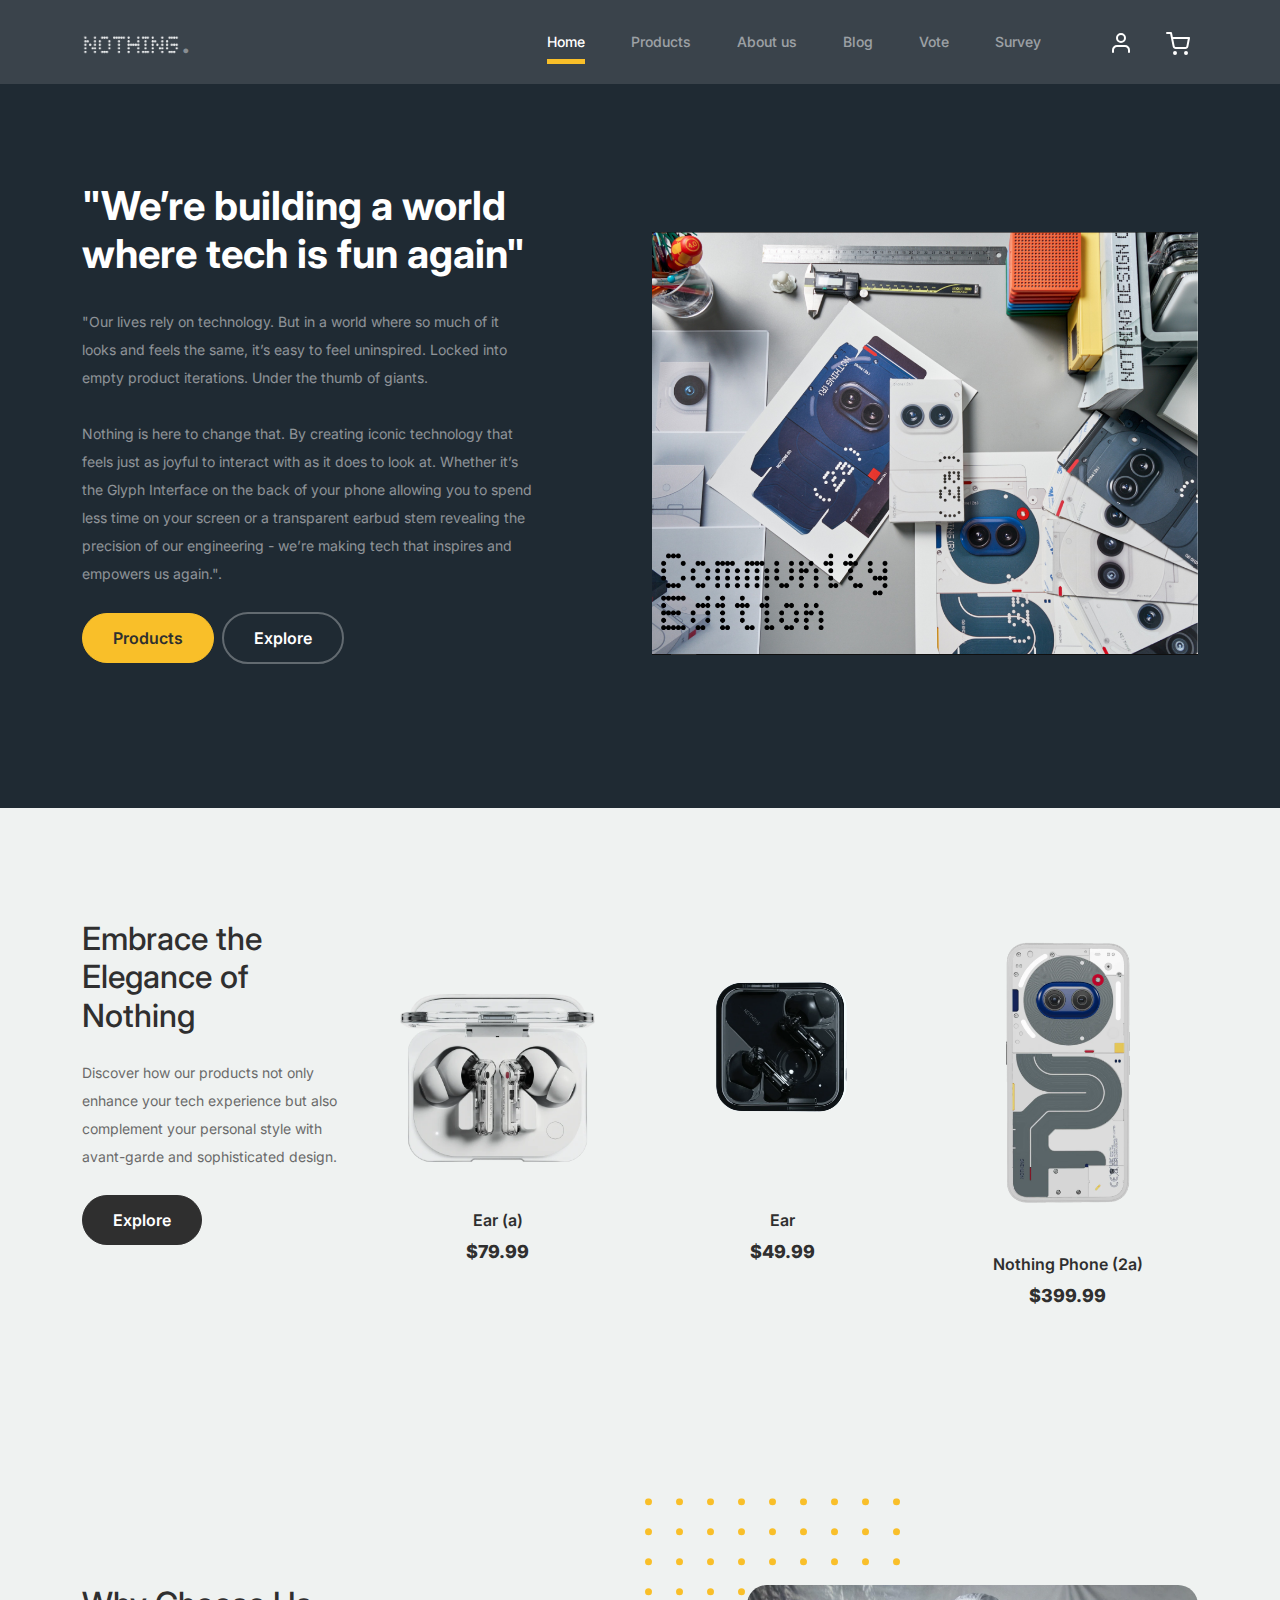
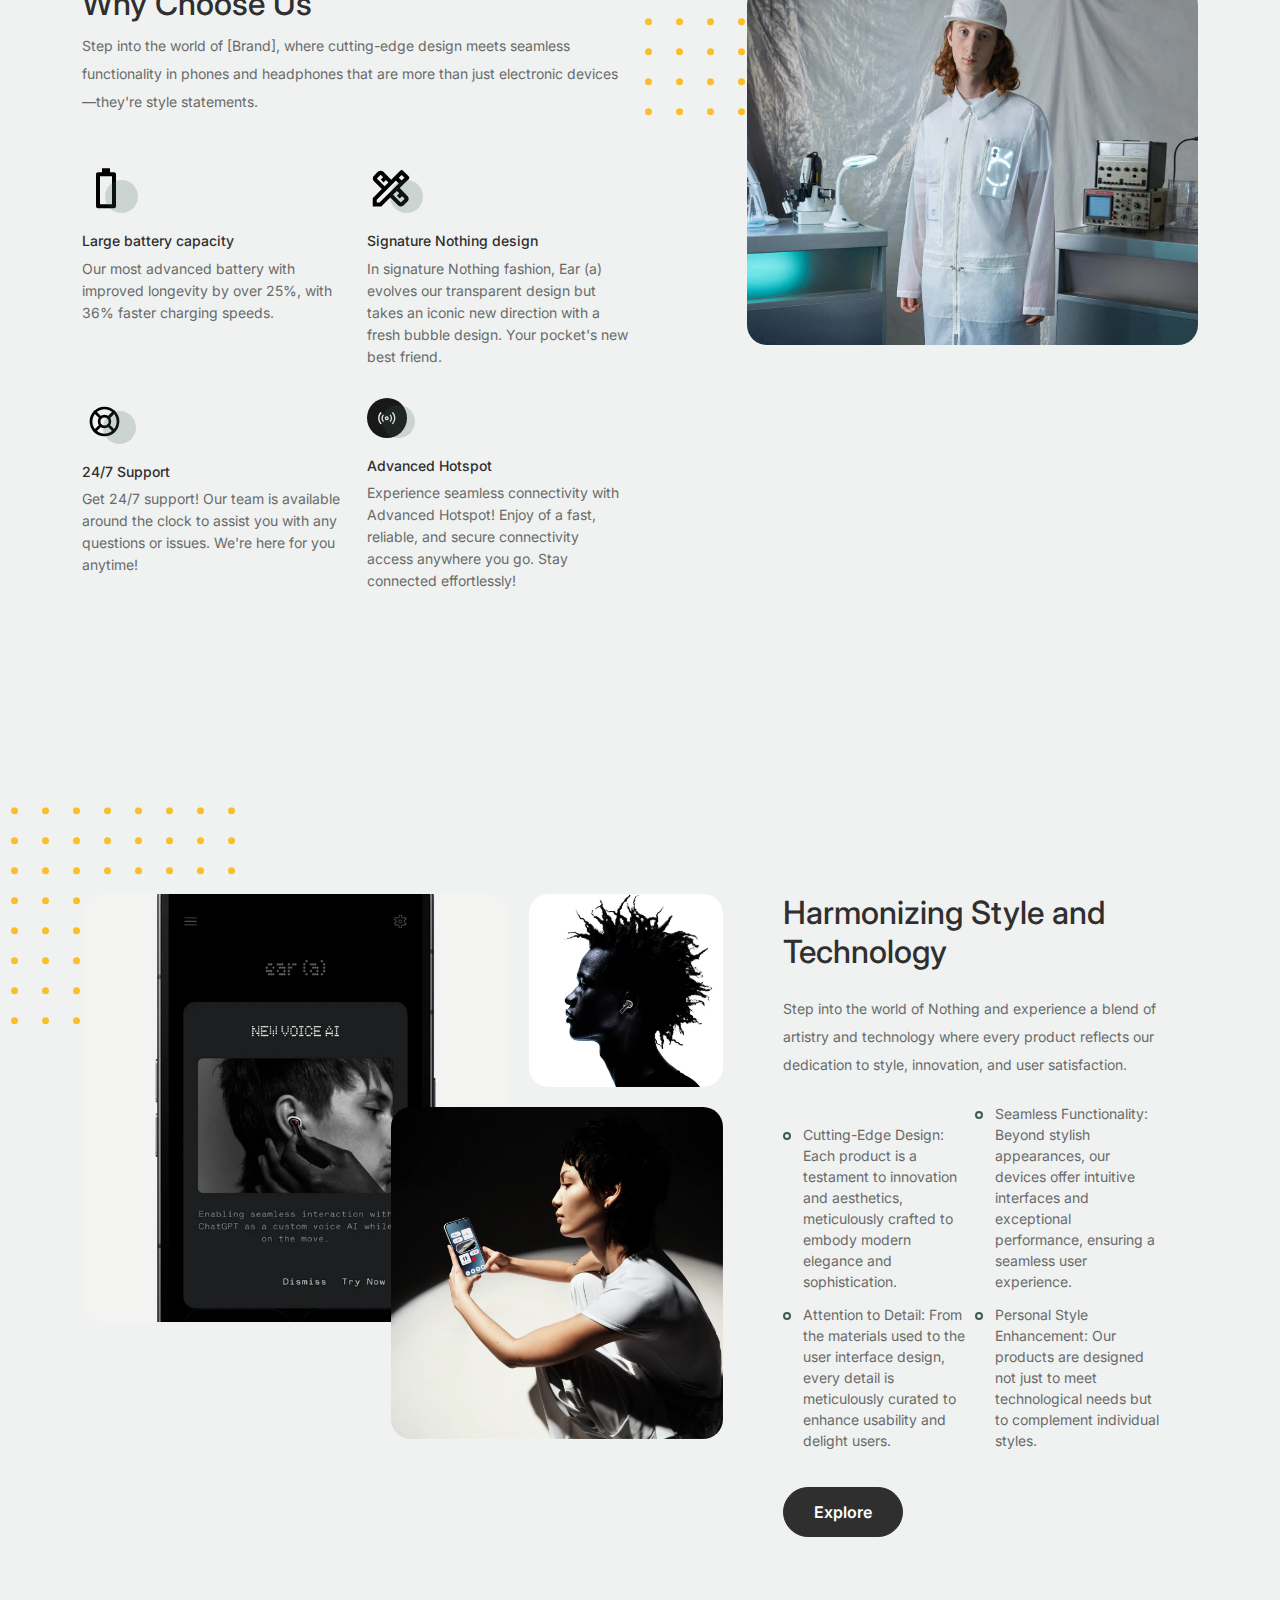
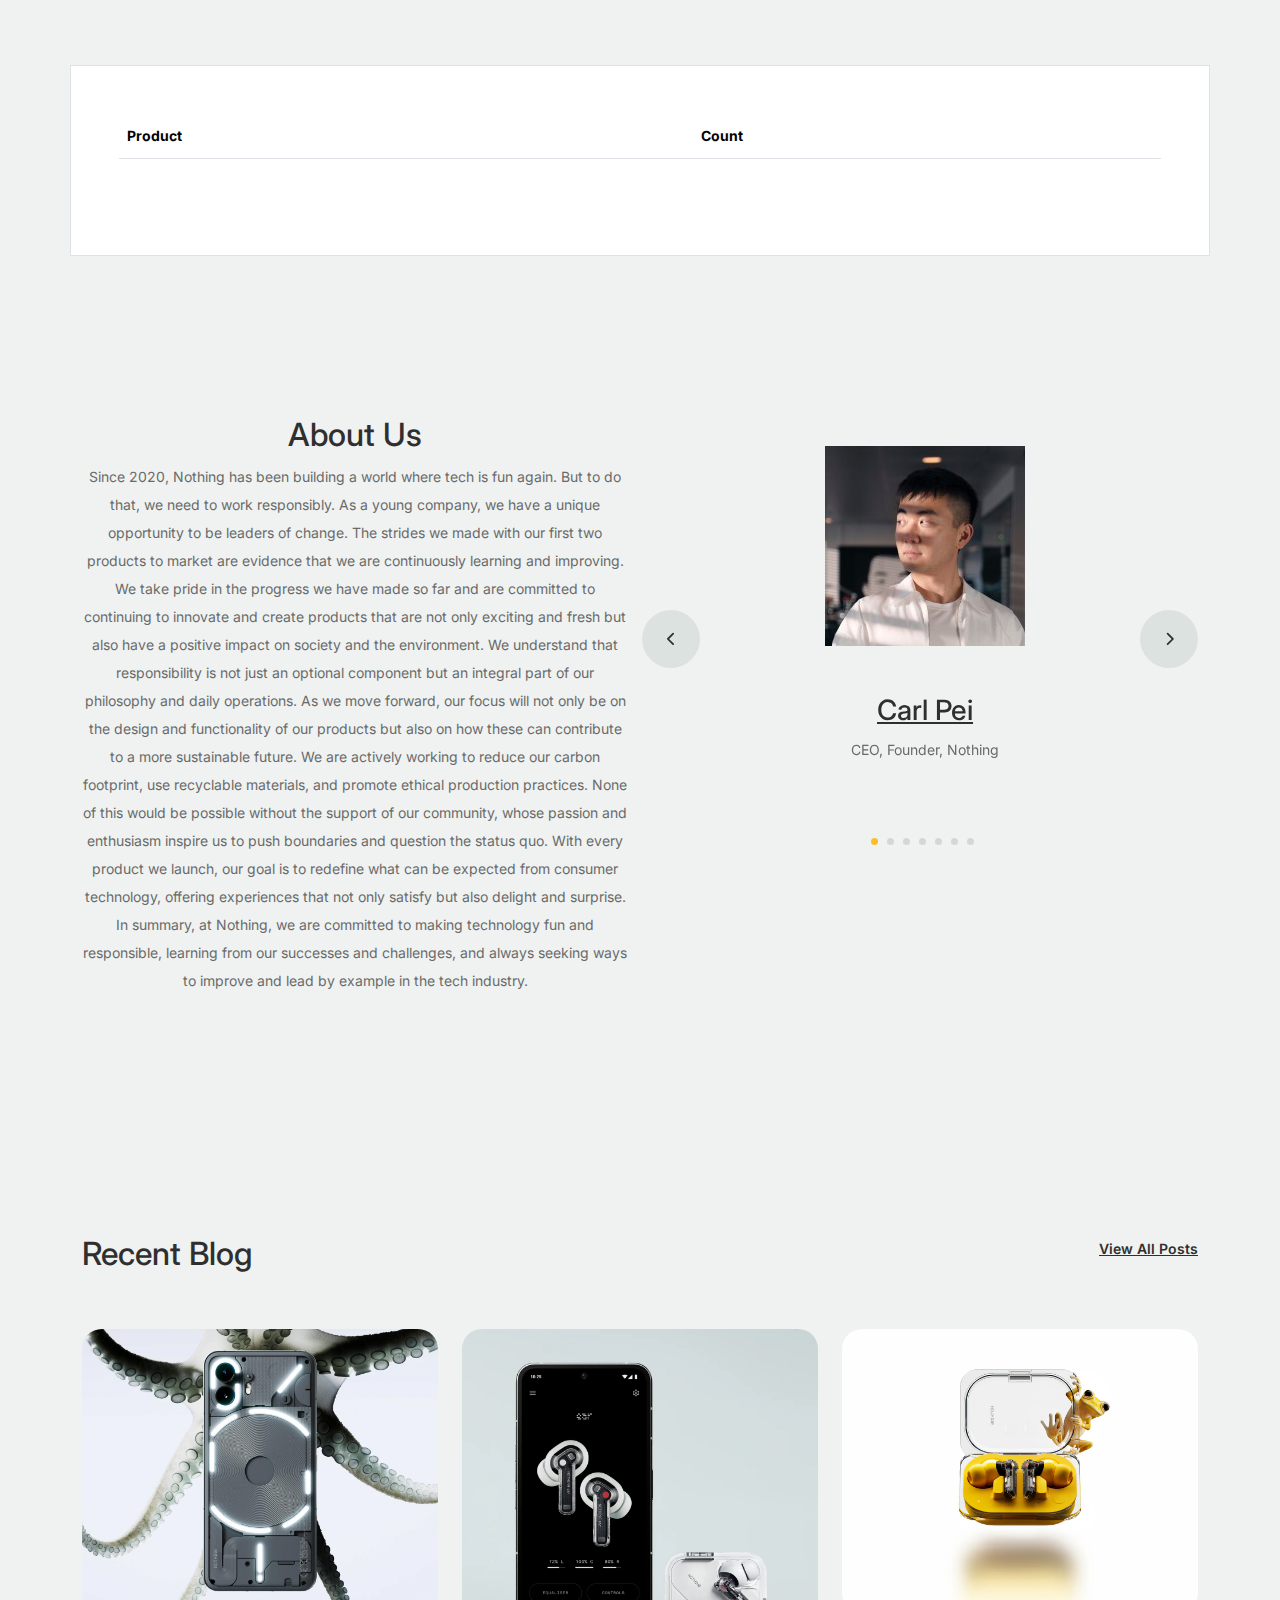
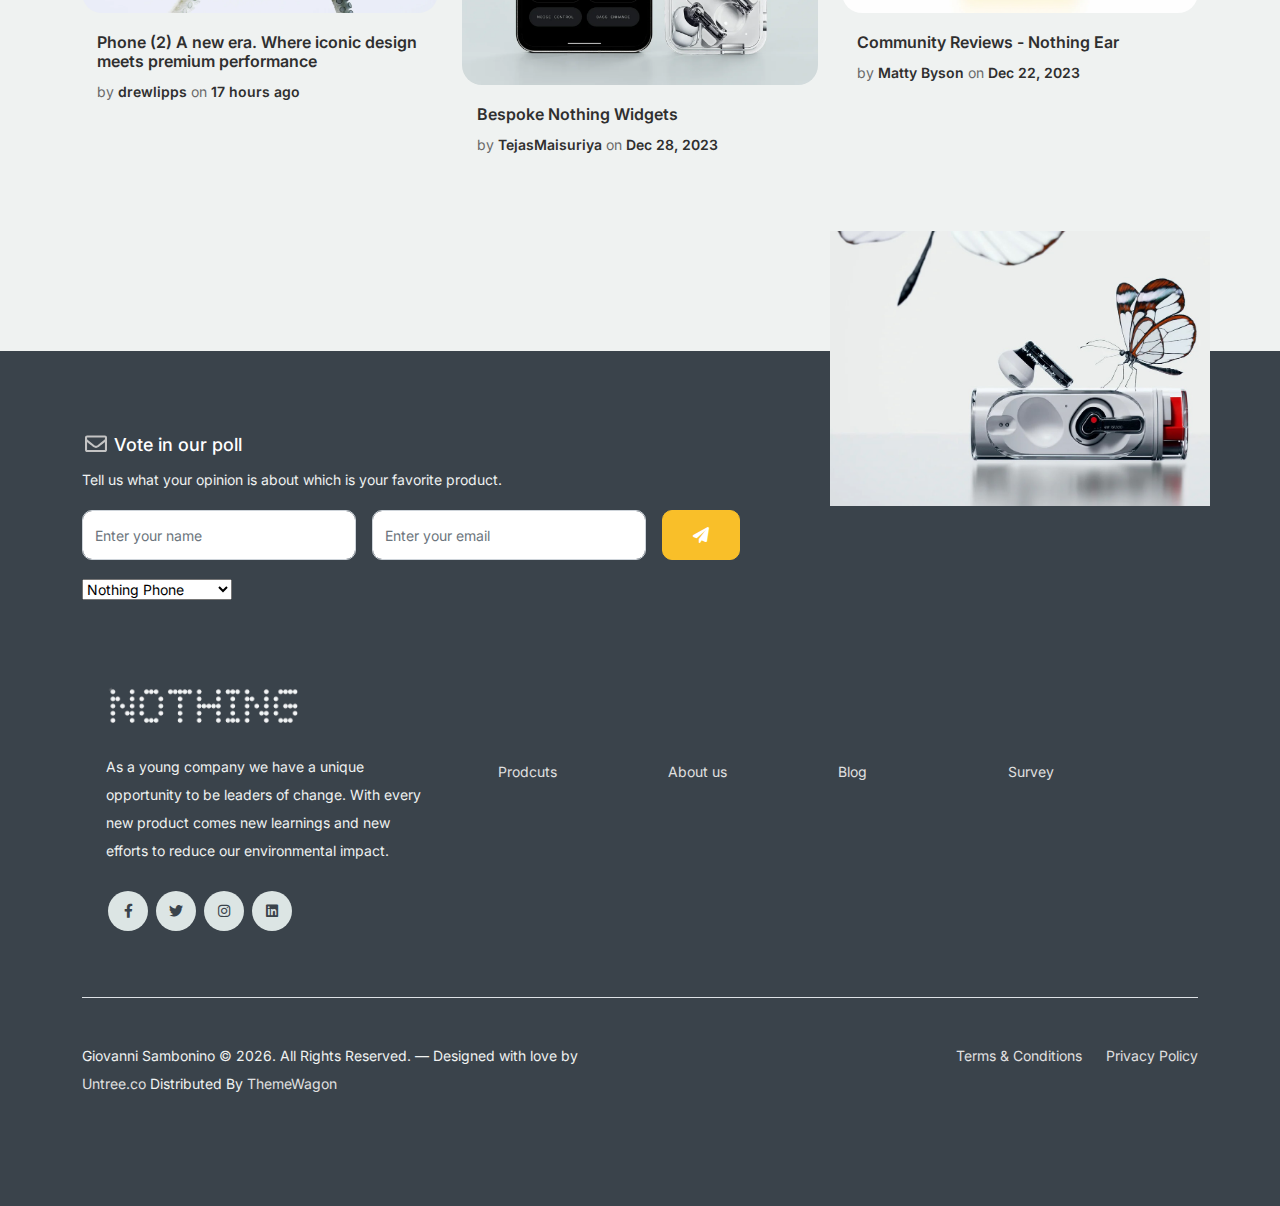
<file: index.html>
<!-- /*
* Bootstrap 5
* Template Name: Furni
* Template Author: Untree.co
* Template URI: https://untree.co/
* License: https://creativecommons.org/licenses/by/3.0/
*/ -->
<!doctype html>
<html lang="en">

<head>
	<meta charset="utf-8">
	<meta name="viewport" content="width=device-width, initial-scale=1, shrink-to-fit=no">
	<meta name="author" content="Giovanni Sambonino & Untree.co">
	<link rel="shortcut icon" href="images/favicon.png">

	<meta name="description" content="" />
	<meta name="keywords" content="bootstrap, bootstrap4, Nothing, nothing, Giovanni, sambonino" />

	<!-- Bootstrap CSS -->
	<link href="css/bootstrap.min.css" rel="stylesheet">
	<link href="https://cdnjs.cloudflare.com/ajax/libs/font-awesome/6.0.0-beta3/css/all.min.css" rel="stylesheet">
	<link href="css/tiny-slider.css" rel="stylesheet">
	<link href="css/style.css" rel="stylesheet">
	<title>Nothing International </title>
</head>

<body>
	<!-- Button for the top -->
	<button id="scrollToTopBtn" class="scrollToTopBtn">
		<i class="fa fa-arrow-up"></i>
	</button>


	<!-- Start Header/Navigation -->
	<nav class="custom-navbar navbar navbar navbar-expand-md navbar-dark bg-dark" arial-label="Furni navigation bar">

		<div class="container">
			<a class="navbar-brand" href="index.html"><img src="images/nothing-logo.png" class="img-fluid" width="100px"
					alt="Nothing Logo"><span>.</span></a>

			<button class="navbar-toggler" type="button" data-bs-toggle="collapse" data-bs-target="#navbarsFurni"
				aria-controls="navbarsFurni" aria-expanded="false" aria-label="Toggle navigation">
				<span class="navbar-toggler-icon"></span>
			</button>

			<div class="collapse navbar-collapse" id="navbarsFurni">
				<ul class="custom-navbar-nav navbar-nav ms-auto mb-2 mb-md-0">
					<li class="nav-item active">
						<a class="nav-link" href="index.html">Home</a>
					</li>
					<li><a class="nav-link" href="#products">Products</a></li>
					<li><a class="nav-link" href="#aboutus">About us</a></li>
					<li><a class="nav-link" href="#blogs">Blog</a></li>
					<li><a class="nav-link" href="#vote">Vote</a></li>
					<li><a class="nav-link" href="#result">Survey</a></li>
				</ul>

				<ul class="custom-navbar-cta navbar-nav mb-2 mb-md-0 ms-5">
					<li><a class="nav-link" href="#"><img src="images/user.svg"></a></li>
					<li><a class="nav-link" href="#"><img src="images/cart.svg"></a></li>
				</ul>
			</div>
		</div>

	</nav>
	<!-- End Header/Navigation -->

	<!-- Start Hero Section -->
	<div class="hero">
		<div class="container">
			<div class="row justify-content-between">
				<div class="col-lg-5">
					<div class="intro-excerpt">
						<h1>"We’re building a world <span clsas="d-block">where tech is fun again"</span></h1>
						<p class="mb-4">"Our lives rely on technology. But in a world where so much of it looks and
							feels the same,
							it’s easy to feel uninspired. Locked into empty product iterations. Under the thumb of
							giants.
							<br>
							<br>
							Nothing is here to change that. By creating iconic technology that feels just as joyful to
							interact with
							as it does to look at. Whether it’s the Glyph Interface on the back of your phone allowing
							you to spend
							less time on your screen or a transparent earbud stem revealing the precision of our
							engineering - we’re
							making tech that inspires and empowers us again.".
						</p>
						<p><a href="" class="btn btn-secondary me-2">Products</a><a href="#"
								class="btn btn-white-outline">Explore</a></p>
					</div>
				</div>
				<div class="col-lg-6 ">
					<div class="hero-img-wrap">
						<img src="images/top.png" width="1000px" class="img-fluid">
					</div>
				</div>
			</div>
		</div>
	</div>
	<!-- End Hero Section -->

	<!-- Start Product Section -->
	<div class="product-section" id="products">
		<div class="container">
			<div class="row">

				<!-- Start Column 1 -->
				<div class="col-md-12 col-lg-3 mb-5 mb-lg-0">
					<h2 class="mb-4 section-title">Embrace the Elegance of Nothing</h2>
					<p class="mb-4">Discover how our products not only enhance your tech experience but also complement
						your personal style
						with avant-garde and sophisticated design. </p>
					<p><a href="#" class="btn">Explore</a></p>
				</div>
				<!-- End Column 1 -->

				<!-- Start Column 2 -->
				<div class="col-12 col-md-4 col-lg-3 mb-5 mb-md-0">
					<a class="product-item" href="#">
						<img src="images/product-1.png" class="img-fluid product-thumbnail">
						<h3 class="product-title">Ear (a)</h3>
						<strong class="product-price">$79.99</strong>

						<span class="icon-cross">
							<img src="images/cross.svg" class="img-fluid">
						</span>
					</a>
				</div>
				<!-- End Column 2 -->

				<!-- Start Column 3 -->
				<div class="col-12 col-md-4 col-lg-3 mb-5 mb-md-0">
					<a class="product-item" href="#">
						<img src="images/product-2.png" class="img-fluid product-thumbnail">
						<h3 class="product-title">Ear </h3>
						<strong class="product-price">$49.99</strong>

						<span class="icon-cross">
							<img src="images/cross.svg" class="img-fluid">
						</span>
					</a>
				</div>
				<!-- End Column 3 -->

				<!-- Start Column 4 -->
				<div class="col-12 col-md-4 col-lg-3 mb-5 mb-md-0">
					<a class="product-item" href="#">
						<img src="images/Phone (2a).png" width="145px" class="img-fluid product-thumbnail">
						<h3 class="product-title">Nothing Phone (2a)</h3>
						<strong class="product-price">$399.99</strong>

						<span class="icon-cross">
							<img src="images/cross.svg" class="img-fluid">
						</span>
					</a>
				</div>
				<!-- End Column 4 -->
			</div>
		</div>
	</div>
	<!-- End Product Section -->

	<!-- Start Why Choose Us Section -->
	<div class="why-choose-section">
		<div class="container">
			<div class="row justify-content-between">
				<div class="col-lg-6">
					<h2 class="section-title">Why Choose Us</h2>
					<p>Step into the world of [Brand], where cutting-edge design meets seamless functionality
						in phones and headphones that are more than just electronic devices—they're style statements.
					</p>

					<div class="row my-5">
						<div class="col-6 col-md-6">
							<div class="feature">
								<div class="icon">
									<img src="images/battery_0_bar_48x.svg" alt="Image" class="imf-fluid">
								</div>
								<h3>Large battery capacity</h3>
								<p>Our most advanced battery with
									improved longevity by over 25%, with 36% faster charging speeds.</p>
							</div>
						</div>

						<div class="col-6 col-md-6">
							<div class="feature">
								<div class="icon">
									<img src="images/design_services_48x.svg" alt="Image" class="imf-fluid">
								</div>
								<h3>Signature Nothing design</h3>
								<p>In signature Nothing fashion, Ear (a) evolves our transparent design but takes an
									iconic new direction with a fresh bubble design. Your pocket's new best friend.</p>
							</div>
						</div>

						<div class="col-6 col-md-6">
							<div class="feature">
								<div class="icon">
									<img src="images/support.svg" alt="Image" class="imf-fluid">
								</div>
								<h3>24/7 Support</h3>
								<p>Get 24/7 support! Our team is available around the clock to assist you with any
									questions or issues. We're here for you anytime!</p>
							</div>
						</div>

						<div class="col-6 col-md-6">
							<div class="feature">
								<div class="icon">
									<img src="images/Advanced_Hotspot.svg" width="40px" height="40px" alt="Image"
										class="imf-fluid">
								</div>
								<h3>Advanced Hotspot</h3>
								<p>Experience seamless connectivity with Advanced Hotspot! Enjoy of a fast, reliable,
									and secure connectivity access anywhere you go. Stay connected effortlessly!</p>
							</div>
						</div>

					</div>
				</div>

				<div class="col-lg-5">
					<div class="img-wrap">
						<img src="images/why-choose-us-img.jpg" alt="Image" class="img-fluid">
					</div>
				</div>

			</div>
		</div>
	</div>
	<!-- End Why Choose Us Section -->

	<!-- Start We Help Section -->
	<div class="we-help-section">
		<div class="container">
			<div class="row justify-content-between">
				<div class="col-lg-7 mb-5 mb-lg-0">
					<div class="imgs-grid">
						<div class="grid grid-1"><img src="images/img-grid-1.jpg" alt="Untree.co"></div>
						<div class="grid grid-2"><img src="images/img-grid-2.jpg" alt="Untree.co"></div>
						<div class="grid grid-3"><img src="images/img-grid-3.jpg" alt="Untree.co"></div>
					</div>
				</div>
				<div class="col-lg-5 ps-lg-5">
					<h2 class="section-title mb-4"> Harmonizing Style and Technology</h2>
					<p>Step into the world of Nothing and experience a blend of artistry and technology where
						every product reflects our dedication to style, innovation, and user satisfaction.</p>

					<ul class="list-unstyled custom-list my-4">
						<li>Cutting-Edge Design: Each product is a testament to innovation and aesthetics, meticulously
							crafted to embody modern elegance and sophistication.</li>
						<li>Seamless Functionality: Beyond stylish appearances, our devices offer intuitive interfaces
							and exceptional performance, ensuring a seamless user experience.</li>
						<li>Attention to Detail: From the materials used to the user interface design, every detail is
							meticulously curated to enhance usability and delight users.</li>
						<li>Personal Style Enhancement: Our products are designed not just to meet technological needs
							but to complement individual styles.</li>
					</ul>
					<p><a href="#" class="btn">Explore</a></p>
				</div>
			</div>
		</div>
	</div>
	<!-- End We Help Section -->

	<!-- Start Popular Product -->
	<div id="result" class="popular-product">
		<div class="container">
			<div class="row">
				<div class="p-3 p-lg-5 border bg-white">
					<table class="table site-block-order-table mb-5">
						<thead>
							<th>Product</th>
							<th>Count</th>
						</thead>
						<tbody id="tablebody">
							<!-- Filas dinámicas -->
						</tbody>
					</table>
				</div>

			</div>
		</div>
	</div>
	<!-- End Popular Product -->

	<!-- Start Testimonial Slider -->
	<div class="testimonial-section" id="aboutus">
		<div class="container">
			<div class="row d-flex align-items-start">
				<!-- Column for text content -->
				<div class="col-lg-6 order-lg-1 text-lg-left text-center mb-4 mb-lg-0">
					<h2 class="section-title">About Us</h2>
					<p>
						Since 2020, Nothing has been building a world where tech is fun again. But to do that, we need
						to work responsibly.
						As a young company, we have a unique opportunity to be leaders of change. The strides we made
						with our first two products
						to market are evidence that we are continuously learning and improving.
						We take pride in the progress we have made so far and are committed to continuing to innovate
						and create products that
						are not only exciting and fresh but also have a positive impact on society and the environment.
						We understand that
						responsibility is not just an optional component but an integral part of our philosophy and
						daily operations.
						As we move forward, our focus will not only be on the design and functionality of our products
						but also on how these
						can contribute to a more sustainable future. We are actively working to reduce our carbon
						footprint, use recyclable
						materials, and promote ethical production practices.
						None of this would be possible without the support of our community, whose passion and
						enthusiasm inspire us to push
						boundaries and question the status quo. With every product we launch, our goal is to redefine
						what can be expected
						from consumer technology, offering experiences that not only satisfy but also delight and
						surprise.
						In summary, at Nothing, we are committed to making technology fun and responsible, learning from
						our successes and
						challenges, and always seeking ways to improve and lead by example in the tech industry.</p>
				</div>

				<!-- Column for testimonials -->
				<div class="col-lg-6 order-lg-2">
					<div class="testimonial-slider-wrap text-center">
						<div id="testimonial-nav">
							<span class="prev" data-controls="prev"><span class="fa fa-chevron-left"></span></span>
							<span class="next" data-controls="next"><span class="fa fa-chevron-right"></span></span>
						</div>

						<div class="testimonial-slider">
							<!-- Testimonial items -->
							<div class="item">
								<div class="testimonial-block text-center">
									<img src="images/person_1.jpg" class="img-fluid mb-5">
									<h3><a href="#">Carl Pei</a></h3>
									<span class="d-block position mb-4">CEO, Founder, Nothing</span>
								</div>
							</div>

							<div class="item">
								<div class="testimonial-block text-center">
									<img src="images/person_3.jpg" class="img-fluid mb-5">
									<h3><a href="#">Liam Casey</a></h3>
									<span class="d-block position mb-4">Founder and CEO, PCH</span>
								</div>
							</div>

							<div class="item">
								<div class="testimonial-block text-center">
									<img src="images/person_2.jpg" class="img-fluid mb-5">
									<h3><a href="#">Steve Huffman</a></h3>
									<span class="d-block position mb-4">CEO and Co-founder of Reddit</span>
								</div>
							</div>

							<div class="item">
								<div class="testimonial-block text-center">
									<img src="images/person_4.jpg" class="img-fluid mb-5">
									<h3><a href="#">Kevin Lin</a></h3>
									<span class="d-block position mb-4">Co-founder of Twitch</span>
								</div>
							</div>

							<div class="item">
								<div class="testimonial-block text-center">
									<img src="images/person_5.jpg" class="img-fluid mb-5">
									<h3><a href="#">Josh Buckley</a></h3>
									<span class="d-block position mb-4">CEO of Product Hunt</span>
								</div>
							</div>

							<div class="item">
								<div class="testimonial-block text-center">
									<img src="images/person_6.jpg" class="img-fluid mb-5">
									<h3><a href="#">Paddy Cosgrave</a></h3>
									<span class="d-block position mb-4">Founder of Web Summit</span>
								</div>
							</div>

							<div class="item">
								<div class="testimonial-block text-center">
									<img src="images/person_7.jpg" class="img-fluid mb-5">
									<h3><a href="#">Casey Neistat</a></h3>
									<span class="d-block position mb-4">YouTuber</span>
								</div>
							</div>
						</div> <!-- .testimonial-slider -->
					</div> <!-- .testimonial-slider-wrap -->
				</div> <!-- .col-lg-6 -->
			</div> <!-- .row -->
		</div> <!-- .container -->
	</div> <!-- .testimonial-section -->

	<!-- End Testimonial Slider -->

	<!-- Start Blog Section -->
	<div class="blog-section" id="blogs">
		<div class="container">
			<div class="row mb-5">
				<div class="col-md-6">
					<h2 class="section-title">Recent Blog</h2>
				</div>
				<div class="col-md-6 text-start text-md-end">
					<a href="#" class="more">View All Posts</a>
				</div>
			</div>

			<div class="row">

				<div class="col-12 col-sm-6 col-md-4 mb-4 mb-md-0">
					<div class="post-entry">
						<a href="#" class="post-thumbnail"><img src="images/post-1.jpg" alt="Image"
								class="img-fluid"></a>
						<div class="post-content-entry">
							<h3><a href="#">Phone (2) A new era. Where iconic design meets premium performance</a></h3>
							<div class="meta">
								<span>by <a href="#">drewlipps</a></span> <span>on <a href="#">17 hours ago</a></span>
							</div>
						</div>
					</div>
				</div>

				<div class="col-12 col-sm-6 col-md-4 mb-4 mb-md-0">
					<div class="post-entry">
						<a href="#" class="post-thumbnail"><img src="images/post-2.jpg" alt="Image"
								class="img-fluid"></a>
						<div class="post-content-entry">
							<h3><a href="#">Bespoke Nothing Widgets</a></h3>
							<div class="meta">
								<span>by <a href="#">TejasMaisuriya </a></span> <span>on <a href="#">Dec 28,
										2023</a></span>
							</div>
						</div>
					</div>
				</div>

				<div class="col-12 col-sm-6 col-md-4 mb-4 mb-md-0">
					<div class="post-entry">
						<a href="#" class="post-thumbnail"><img src="images/post-3.jpg" alt="Image"
								class="img-fluid"></a>
						<div class="post-content-entry">
							<h3><a href="#">Community Reviews - Nothing Ear</a></h3>
							<div class="meta">
								<span>by <a href="#">Matty Byson</a></span> <span>on <a href="#">Dec 22, 2023</a></span>
							</div>
						</div>
					</div>
				</div>

			</div>
		</div>
	</div>
	<!-- End Blog Section -->

	<!-- Start Footer Section -->
	<footer class="footer-section" id="vote">
		<div class="container relative">

			<div class="sofa-img">
				<img src="images/img-contac.jpg" alt="Image" width="400px" height="200px" class="img-fluid">
			</div>

			<div class="row">
				<div class="col-lg-8">
					<div class="subscription-form">
						<h3 class="d-flex align-items-center"><span class="me-1"><img src="images/envelope-outline.svg"
									alt="Image" class="img-fluid"></span><span>Vote in our poll</span></h3>
						<p>Tell us what your opinion is about which is your favorite product.</p>
						<form id="formulario" action="#" class="row g-3">
							<div class="col-auto">
								<input type="text" class="form-control" placeholder="Enter your name">
							</div>
							<div class="col-auto">
								<input id="email" type="email" class="form-control" placeholder="Enter your email">
							</div>
							<div class="col-auto">
								<button type="submit" class="btn btn-primary">
									<span class="fa fa-paper-plane"></span>
								</button>
							</div>
							<div>
								<select id="product" name="product">
									<option value="Phone">Nothing Phone</option>
									<option value="Phone(2)">Nothing Phone (2)</option>
									<option value="Phone(2a)">Nothing Phone (2a)</option>
									<option value="ear">Nothing ear</option>
									<option value="ear(a)">Nothing ear (a)</option>
								</select>
							</div>
						</form>

					</div>
				</div>
			</div>

			<div class="row g-5 mb-5 mx-auto">
				<div class="col-lg-4">
					<div class="mb-4 footer-logo-wrap"><a href="#" class="footer-logo"><img
								src="images/nothing-logo.png" width="200px" class="img-fluid"
								alt="Nothing Logo"><span>.</span></a></div>
					<p class="mb-4">As a young company we have a unique opportunity to be leaders of change. With every
						new product comes new learnings and new efforts to reduce our environmental impact.</p>

					<ul class="list-unstyled custom-social">
						<li><a href="#"><span class="fa fa-brands fa-facebook-f"></span></a></li>
						<li><a href="#"><span class="fa fa-brands fa-twitter"></span></a></li>
						<li><a href="#"><span class="fa fa-brands fa-instagram"></span></a></li>
						<li><a href="#"><span class="fa fa-brands fa-linkedin"></span></a></li>
					</ul>
				</div>

				<div class="col-lg-8">
					<div class="row links-wrap">
						<div class="col-6 col-sm-6 col-md-3">
							<ul class="list-unstyled">
								<li><a href="#">Prodcuts</a></li>
							</ul>
						</div>

						<div class="col-6 col-sm-6 col-md-3">
							<ul class="list-unstyled">
								<li><a href="#">About us</a></li>
							</ul>
						</div>

						<div class="col-6 col-sm-6 col-md-3">
							<ul class="list-unstyled">
								<li><a href="#">Blog</a></li>
							</ul>
						</div>

						<div class="col-6 col-sm-6 col-md-3">
							<ul class="list-unstyled">
								<li><a href="#">Survey</a></li>
							</ul>
						</div>

					</div>
				</div>

			</div>

			<div class="border-top copyright">
				<div class="row pt-4">
					<div class="col-lg-6">
						<p class="mb-2 text-center text-lg-start">Giovanni Sambonino &copy;
							<script>document.write(new Date().getFullYear());</script>. All Rights Reserved. &mdash;
							Designed with love by <a href="https://untree.co">Untree.co</a> Distributed By <a
								hreff="https://themewagon.com">ThemeWagon</a>
							<!-- License information: https://untree.co/license/ -->
						</p>
					</div>

					<div class="col-lg-6 text-center text-lg-end">
						<ul class="list-unstyled d-inline-flex ms-auto">
							<li class="me-4"><a href="#">Terms &amp; Conditions</a></li>
							<li><a href="#">Privacy Policy</a></li>
						</ul>
					</div>

				</div>
			</div>

		</div>
	</footer>
	<!-- End Footer Section -->


	<script src="js/bootstrap.bundle.min.js"></script>
	<script src="js/tiny-slider.js"></script>
	<script src="js/custom.js"></script>
	<script src="js/form.js"></script>
	<script src="js/main.js"></script>
</body>

</html>
</file>
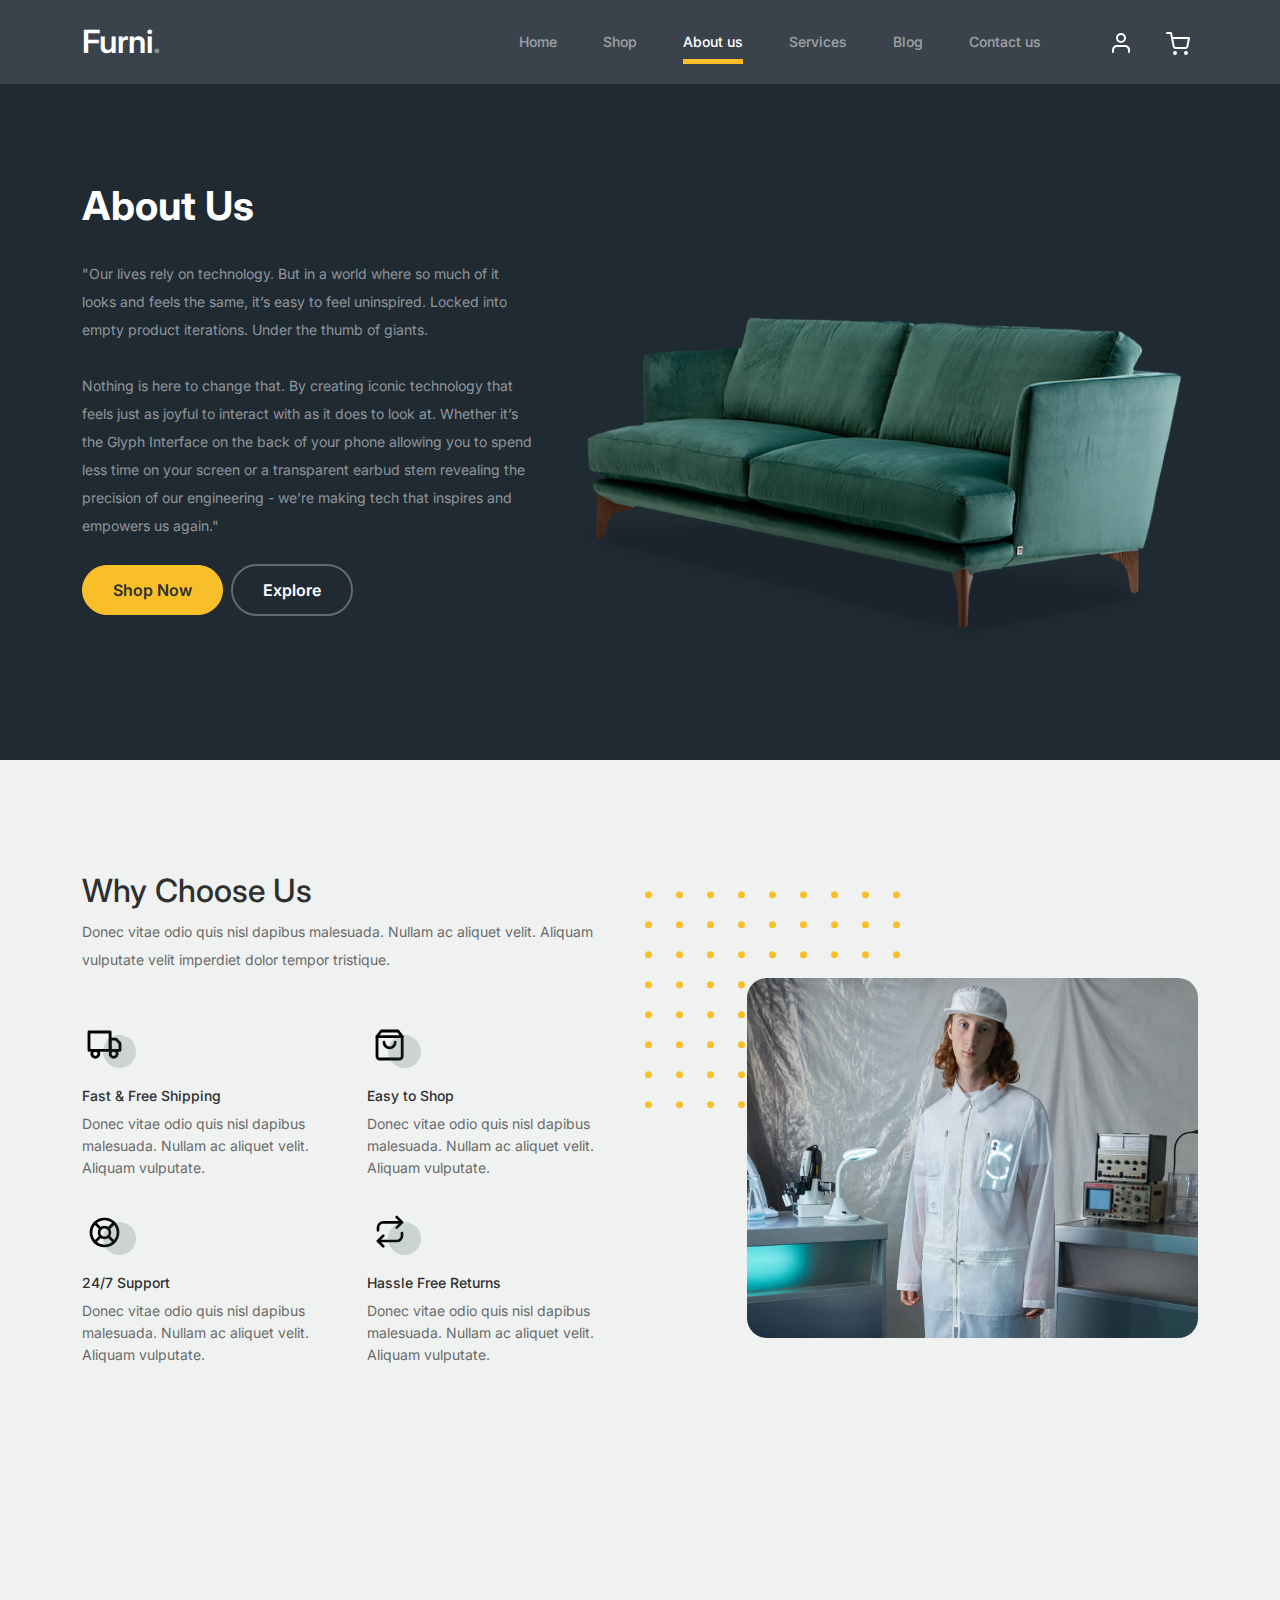
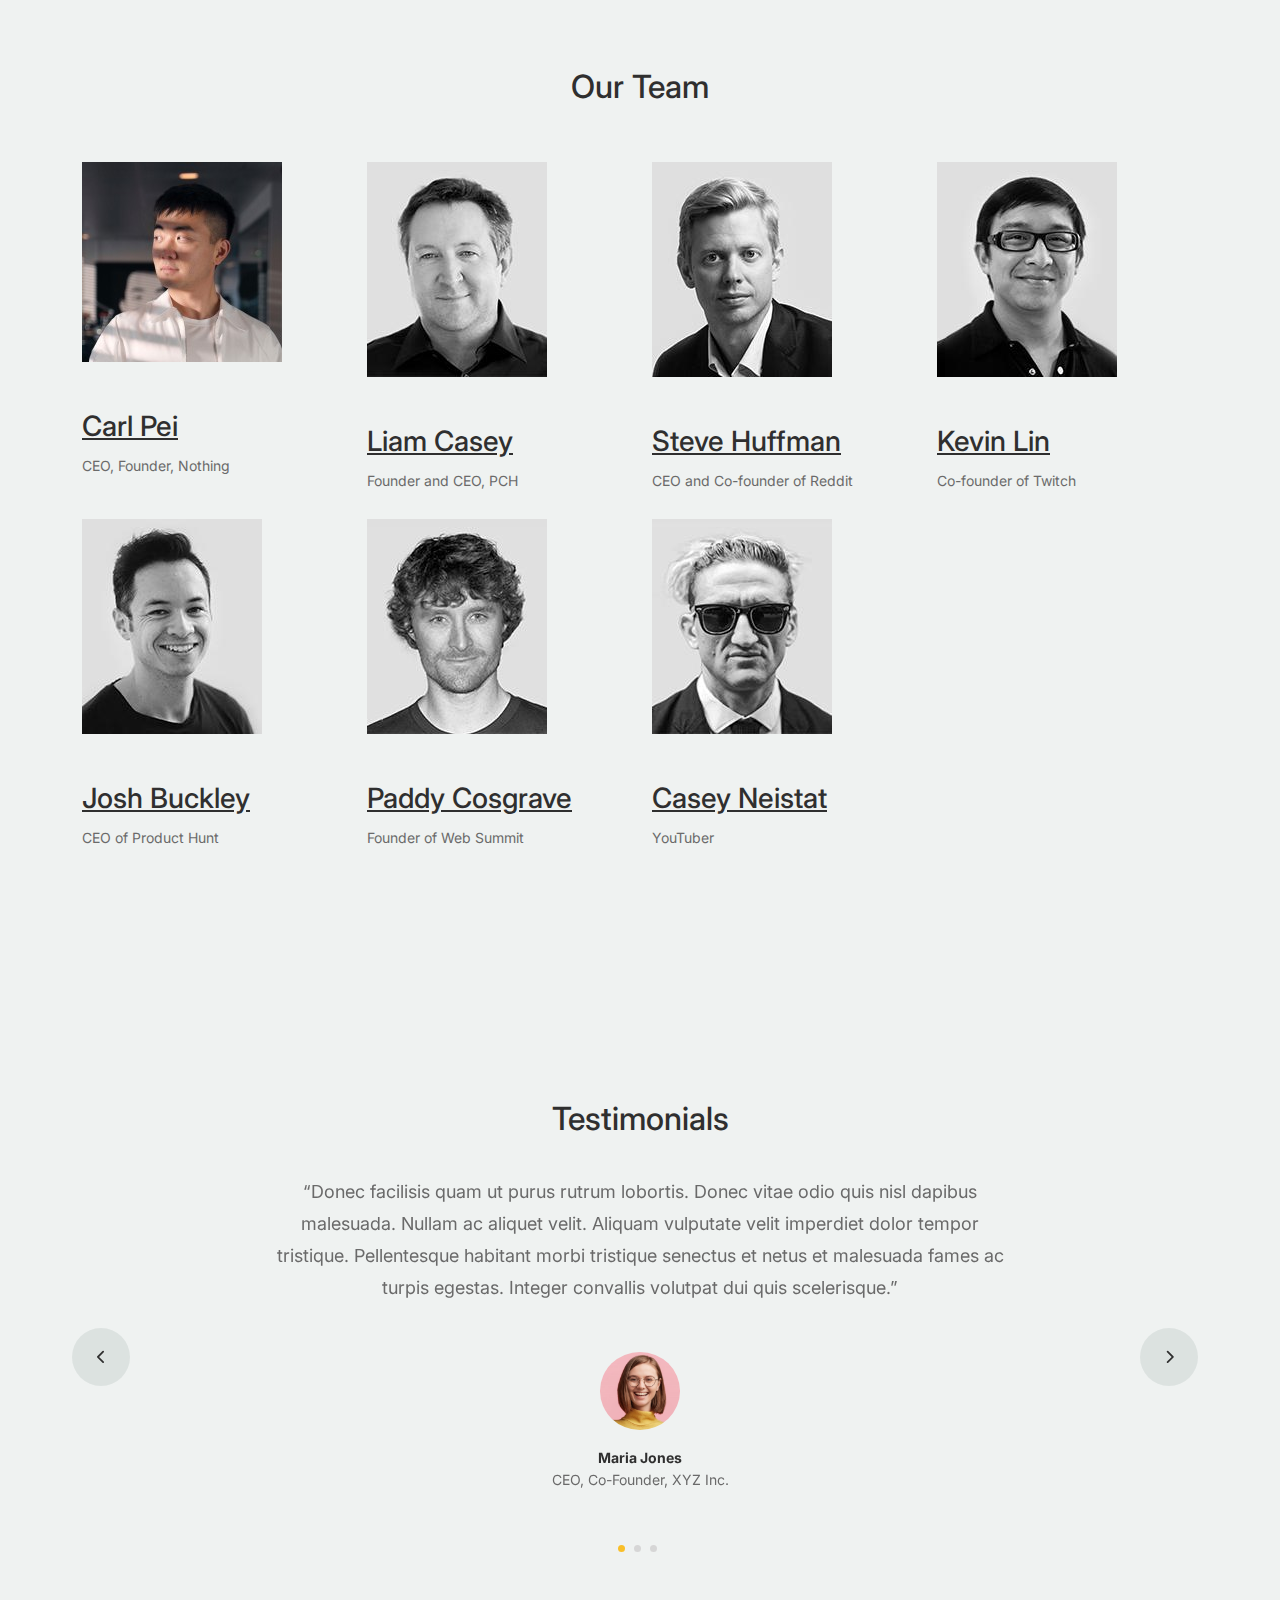
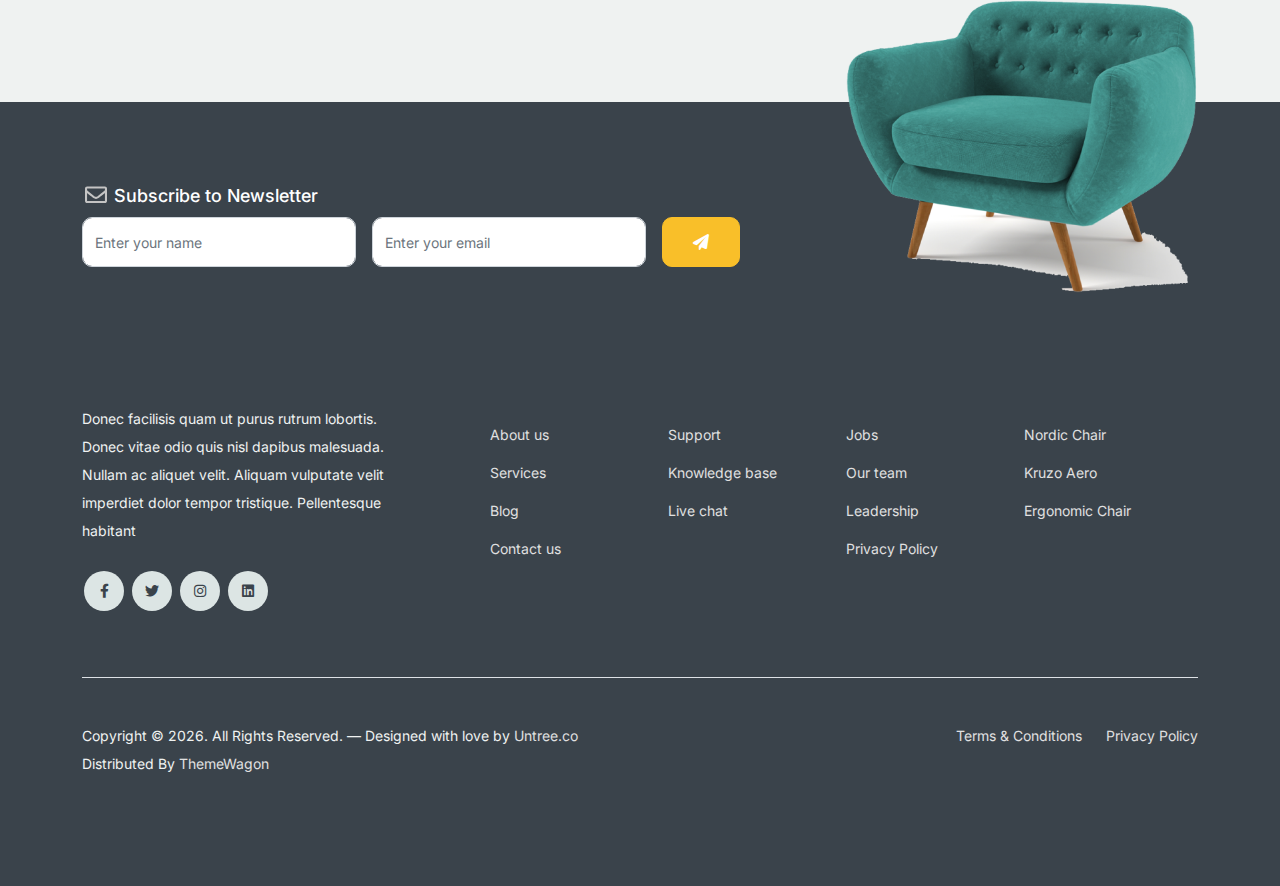
<file: about.html>
<!-- /*
* Bootstrap 5
* Template Name: Furni
* Template Author: Untree.co
* Template URI: https://untree.co/
* License: https://creativecommons.org/licenses/by/3.0/
*/ -->
<!doctype html>
<html lang="en">

<head>
	<meta charset="utf-8">
	<meta name="viewport" content="width=device-width, initial-scale=1, shrink-to-fit=no">
	<meta name="author" content="Untree.co">
	<link rel="shortcut icon" href="favicon.png">

	<meta name="description" content="" />
	<meta name="keywords" content="bootstrap, bootstrap4" />

	<!-- Bootstrap CSS -->
	<link href="css/bootstrap.min.css" rel="stylesheet">
	<link href="https://cdnjs.cloudflare.com/ajax/libs/font-awesome/6.0.0-beta3/css/all.min.css" rel="stylesheet">
	<link href="css/tiny-slider.css" rel="stylesheet">
	<link href="css/style.css" rel="stylesheet">
	<title>Furni Free Bootstrap 5 Template for Furniture and Interior Design Websites by Untree.co </title>
</head>

<body>

	<!-- Start Header/Navigation -->
	<nav class="custom-navbar navbar navbar navbar-expand-md navbar-dark bg-dark" arial-label="Furni navigation bar">

		<div class="container">
			<a class="navbar-brand" href="index.html">Furni<span>.</span></a>

			<button class="navbar-toggler" type="button" data-bs-toggle="collapse" data-bs-target="#navbarsFurni"
				aria-controls="navbarsFurni" aria-expanded="false" aria-label="Toggle navigation">
				<span class="navbar-toggler-icon"></span>
			</button>

			<div class="collapse navbar-collapse" id="navbarsFurni">
				<ul class="custom-navbar-nav navbar-nav ms-auto mb-2 mb-md-0">
					<li class="nav-item ">
						<a class="nav-link" href="index.html">Home</a>
					</li>
					<li><a class="nav-link" href="shop.html">Shop</a></li>
					<li class="active"><a class="nav-link" href="about.html">About us</a></li>
					<li><a class="nav-link" href="services.html">Services</a></li>
					<li><a class="nav-link" href="blog.html">Blog</a></li>
					<li><a class="nav-link" href="contact.html">Contact us</a></li>
				</ul>

				<ul class="custom-navbar-cta navbar-nav mb-2 mb-md-0 ms-5">
					<li><a class="nav-link" href="#"><img src="images/user.svg"></a></li>
					<li><a class="nav-link" href="cart.html"><img src="images/cart.svg"></a></li>
				</ul>
			</div>
		</div>

	</nav>
	<!-- End Header/Navigation -->

	<!-- Start Hero Section -->
	<div class="hero">
		<div class="container">
			<div class="row justify-content-between">
				<div class="col-lg-5">
					<div class="intro-excerpt">
						<h1>About Us</h1>
						<p class="mb-4">"Our lives rely on technology. But in a world where so much of it looks and feels the same, 
							it’s easy to feel uninspired. Locked into empty product iterations. Under the thumb of giants. 
							<br>
							<br>
							Nothing is here to change that. By creating iconic technology that feels just as joyful to interact with 
							as it does to look at. Whether it’s the Glyph Interface on the back of your phone allowing you to spend 
							less time on your screen or a transparent earbud stem revealing the precision of our engineering - we’re 
							making tech that inspires and empowers us again."</p>
						<p><a href="" class="btn btn-secondary me-2">Shop Now</a><a href="#"
								class="btn btn-white-outline">Explore</a></p>
					</div>
				</div>
				<div class="col-lg-7">
					<div class="hero-img-wrap">
						<img src="images/couch.png" class="img-fluid">
					</div>
				</div>
			</div>
		</div>
	</div>
	<!-- End Hero Section -->



	<!-- Start Why Choose Us Section -->
	<div class="why-choose-section">
		<div class="container">
			<div class="row justify-content-between align-items-center">
				<div class="col-lg-6">
					<h2 class="section-title">Why Choose Us</h2>
					<p>Donec vitae odio quis nisl dapibus malesuada. Nullam ac aliquet velit. Aliquam vulputate velit
						imperdiet dolor tempor tristique.</p>

					<div class="row my-5">
						<div class="col-6 col-md-6">
							<div class="feature">
								<div class="icon">
									<img src="images/truck.svg" alt="Image" class="imf-fluid">
								</div>
								<h3>Fast &amp; Free Shipping</h3>
								<p>Donec vitae odio quis nisl dapibus malesuada. Nullam ac aliquet velit. Aliquam
									vulputate.</p>
							</div>
						</div>

						<div class="col-6 col-md-6">
							<div class="feature">
								<div class="icon">
									<img src="images/bag.svg" alt="Image" class="imf-fluid">
								</div>
								<h3>Easy to Shop</h3>
								<p>Donec vitae odio quis nisl dapibus malesuada. Nullam ac aliquet velit. Aliquam
									vulputate.</p>
							</div>
						</div>

						<div class="col-6 col-md-6">
							<div class="feature">
								<div class="icon">
									<img src="images/support.svg" alt="Image" class="imf-fluid">
								</div>
								<h3>24/7 Support</h3>
								<p>Donec vitae odio quis nisl dapibus malesuada. Nullam ac aliquet velit. Aliquam
									vulputate.</p>
							</div>
						</div>

						<div class="col-6 col-md-6">
							<div class="feature">
								<div class="icon">
									<img src="images/return.svg" alt="Image" class="imf-fluid">
								</div>
								<h3>Hassle Free Returns</h3>
								<p>Donec vitae odio quis nisl dapibus malesuada. Nullam ac aliquet velit. Aliquam
									vulputate.</p>
							</div>
						</div>

					</div>
				</div>

				<div class="col-lg-5">
					<div class="img-wrap">
						<img src="images/why-choose-us-img.jpg" alt="Image" class="img-fluid">
					</div>
				</div>

			</div>
		</div>
	</div>
	<!-- End Why Choose Us Section -->

	<!-- Start Team Section -->
	<div class="untree_co-section">
		<div class="container">

			<div class="row mb-5">
				<div class="col-lg-5 mx-auto text-center">
					<h2 class="section-title">Our Team</h2>
				</div>
			</div>

			<div class="row">

				<!-- Start Column 1 -->
				<div class="col-12 col-md-6 col-lg-3 mb-5 mb-md-0">
					<img src="images/person_1.jpg" class="img-fluid mb-5">
					<h3 clas><a href="#"><span class=""> Carl </span> Pei</a></h3>
					<span class="d-block position mb-4">CEO, Founder, Nothing</span>
					
				</div>
				<!-- End Column 1 -->

				<!-- Start Column 2 -->
				<div class="col-12 col-md-6 col-lg-3 mb-5 mb-md-0">
					<img src="images/person_3.jpg" class="img-fluid mb-5">

					<h3 clas><a href="#"><span class="">Liam </span> Casey</a></h3>
					<span class="d-block position mb-4">Founder and CEO, PCH</span>
				</div>
				<!-- End Column 2 -->

				<!-- Start Column 3 -->
				<div class="col-12 col-md-6 col-lg-3 mb-5 mb-md-0">
					<img src="images/person_2.jpg" class="img-fluid mb-5">
					<h3 clas><a href="#"><span class="">Steve</span> Huffman</a></h3>
					<span class="d-block position mb-4">CEO and Co-founder of Reddit</span>
				</div>
				<!-- End Column 3 -->

				<!-- Start Column 4 -->
				<div class="col-12 col-md-6 col-lg-3 mb-5 mb-md-0">
					<img src="images/person_4.jpg" class="img-fluid mb-5">

					<h3 clas><a href="#"><span class="">Kevin </span> Lin</a></h3>
					<span class="d-block position mb-4">Co-founder of Twitch</span>
				</div>
				<!-- End Column 4 -->
				<!-- Start Column 5 -->
				<div class="col-12 col-md-6 col-lg-3 mb-5 mb-md-0">
					<img src="images/person_5.jpg" class="img-fluid mb-5">
					<h3 clas><a href="#"><span class="">Josh </span> Buckley</a></h3>
					<span class="d-block position mb-4">CEO of Product Hunt

					</span>
					
				</div>
				<!-- End Column 5 -->
				<!-- Start Column 6 -->
				<div class="col-12 col-md-6 col-lg-3 mb-5 mb-md-0">
					<img src="images/person_6.jpg" class="img-fluid mb-5">
					<h3 clas><a href="#"><span class="">Paddy </span> Cosgrave</a></h3>
					<span class="d-block position mb-4">Founder of Web Summit</span>
					
				</div>
				<!-- End Column 6 -->
				<!-- Start Column 7 -->
				<div class="col-12 col-md-6 col-lg-3 mb-5 mb-md-0">
					<img src="images/person_7.jpg" class="img-fluid mb-5">
					<h3 clas><a href="#"><span class="">Casey</span> Neistat</a></h3>
					<span class="d-block position mb-4">YouTuber</span>
					
				</div>
				<!-- End Column 7 -->


			</div>
		</div>
	</div>
	<!-- End Team Section -->



	<!-- Start Testimonial Slider -->
	<div class="testimonial-section before-footer-section">
		<div class="container">
			<div class="row">
				<div class="col-lg-7 mx-auto text-center">
					<h2 class="section-title">Testimonials</h2>
				</div>
			</div>

			<div class="row justify-content-center">
				<div class="col-lg-12">
					<div class="testimonial-slider-wrap text-center">

						<div id="testimonial-nav">
							<span class="prev" data-controls="prev"><span class="fa fa-chevron-left"></span></span>
							<span class="next" data-controls="next"><span class="fa fa-chevron-right"></span></span>
						</div>

						<div class="testimonial-slider">

							<div class="item">
								<div class="row justify-content-center">
									<div class="col-lg-8 mx-auto">

										<div class="testimonial-block text-center">
											<blockquote class="mb-5">
												<p>&ldquo;Donec facilisis quam ut purus rutrum lobortis. Donec vitae
													odio quis nisl dapibus malesuada. Nullam ac aliquet velit. Aliquam
													vulputate velit imperdiet dolor tempor tristique. Pellentesque
													habitant morbi tristique senectus et netus et malesuada fames ac
													turpis egestas. Integer convallis volutpat dui quis
													scelerisque.&rdquo;</p>
											</blockquote>

											<div class="author-info">
												<div class="author-pic">
													<img src="images/person-1.png" alt="Maria Jones" class="img-fluid">
												</div>
												<h3 class="font-weight-bold">Maria Jones</h3>
												<span class="position d-block mb-3">CEO, Co-Founder, XYZ Inc.</span>
											</div>
										</div>

									</div>
								</div>
							</div>
							<!-- END item -->

							<div class="item">
								<div class="row justify-content-center">
									<div class="col-lg-8 mx-auto">

										<div class="testimonial-block text-center">
											<blockquote class="mb-5">
												<p>&ldquo;Donec facilisis quam ut purus rutrum lobortis. Donec vitae
													odio quis nisl dapibus malesuada. Nullam ac aliquet velit. Aliquam
													vulputate velit imperdiet dolor tempor tristique. Pellentesque
													habitant morbi tristique senectus et netus et malesuada fames ac
													turpis egestas. Integer convallis volutpat dui quis
													scelerisque.&rdquo;</p>
											</blockquote>

											<div class="author-info">
												<div class="author-pic">
													<img src="images/person-1.png" alt="Maria Jones" class="img-fluid">
												</div>
												<h3 class="font-weight-bold">Maria Jones</h3>
												<span class="position d-block mb-3">CEO, Co-Founder, XYZ Inc.</span>
											</div>
										</div>

									</div>
								</div>
							</div>
							<!-- END item -->

							<div class="item">
								<div class="row justify-content-center">
									<div class="col-lg-8 mx-auto">

										<div class="testimonial-block text-center">
											<blockquote class="mb-5">
												<p>&ldquo;Donec facilisis quam ut purus rutrum lobortis. Donec vitae
													odio quis nisl dapibus malesuada. Nullam ac aliquet velit. Aliquam
													vulputate velit imperdiet dolor tempor tristique. Pellentesque
													habitant morbi tristique senectus et netus et malesuada fames ac
													turpis egestas. Integer convallis volutpat dui quis
													scelerisque.&rdquo;</p>
											</blockquote>

											<div class="author-info">
												<div class="author-pic">
													<img src="images/person-1.png" alt="Maria Jones" class="img-fluid">
												</div>
												<h3 class="font-weight-bold">Maria Jones</h3>
												<span class="position d-block mb-3">CEO, Co-Founder, XYZ Inc.</span>
											</div>
										</div>

									</div>
								</div>
							</div>
							<!-- END item -->

						</div>

					</div>
				</div>
			</div>
		</div>
	</div>
	<!-- End Testimonial Slider -->



	<!-- Start Footer Section -->
	<footer class="footer-section">
		<div class="container relative">

			<div class="sofa-img">
				<img src="images/sofa.png" alt="Image" class="img-fluid">
			</div>

			<div class="row">
				<div class="col-lg-8">
					<div class="subscription-form">
						<h3 class="d-flex align-items-center"><span class="me-1"><img src="images/envelope-outline.svg"
									alt="Image" class="img-fluid"></span><span>Subscribe to Newsletter</span></h3>

						<form action="#" class="row g-3">
							<div class="col-auto">
								<input type="text" class="form-control" placeholder="Enter your name">
							</div>
							<div class="col-auto">
								<input type="email" class="form-control" placeholder="Enter your email">
							</div>
							<div class="col-auto">
								<button class="btn btn-primary">
									<span class="fa fa-paper-plane"></span>
								</button>
							</div>
						</form>

					</div>
				</div>
			</div>

			<div class="row g-5 mb-5">
				<div class="col-lg-4">
					<div class="mb-4 footer-logo-wrap"><a href="#" class="footer-logo">Furni<span>.</span></a></div>
					<p class="mb-4">Donec facilisis quam ut purus rutrum lobortis. Donec vitae odio quis nisl dapibus
						malesuada. Nullam ac aliquet velit. Aliquam vulputate velit imperdiet dolor tempor tristique.
						Pellentesque habitant</p>

					<ul class="list-unstyled custom-social">
						<li><a href="#"><span class="fa fa-brands fa-facebook-f"></span></a></li>
						<li><a href="#"><span class="fa fa-brands fa-twitter"></span></a></li>
						<li><a href="#"><span class="fa fa-brands fa-instagram"></span></a></li>
						<li><a href="#"><span class="fa fa-brands fa-linkedin"></span></a></li>
					</ul>
				</div>

				<div class="col-lg-8">
					<div class="row links-wrap">
						<div class="col-6 col-sm-6 col-md-3">
							<ul class="list-unstyled">
								<li><a href="#">About us</a></li>
								<li><a href="#">Services</a></li>
								<li><a href="#">Blog</a></li>
								<li><a href="#">Contact us</a></li>
							</ul>
						</div>

						<div class="col-6 col-sm-6 col-md-3">
							<ul class="list-unstyled">
								<li><a href="#">Support</a></li>
								<li><a href="#">Knowledge base</a></li>
								<li><a href="#">Live chat</a></li>
							</ul>
						</div>

						<div class="col-6 col-sm-6 col-md-3">
							<ul class="list-unstyled">
								<li><a href="#">Jobs</a></li>
								<li><a href="#">Our team</a></li>
								<li><a href="#">Leadership</a></li>
								<li><a href="#">Privacy Policy</a></li>
							</ul>
						</div>

						<div class="col-6 col-sm-6 col-md-3">
							<ul class="list-unstyled">
								<li><a href="#">Nordic Chair</a></li>
								<li><a href="#">Kruzo Aero</a></li>
								<li><a href="#">Ergonomic Chair</a></li>
							</ul>
						</div>
					</div>
				</div>

			</div>

			<div class="border-top copyright">
				<div class="row pt-4">
					<div class="col-lg-6">
						<p class="mb-2 text-center text-lg-start">Copyright &copy;
							<script>document.write(new Date().getFullYear());</script>. All Rights Reserved. &mdash;
							Designed with love by <a href="https://untree.co">Untree.co</a> Distributed By <a
								hreff="https://themewagon.com">ThemeWagon</a>
							<!-- License information: https://untree.co/license/ -->
						</p>
					</div>

					<div class="col-lg-6 text-center text-lg-end">
						<ul class="list-unstyled d-inline-flex ms-auto">
							<li class="me-4"><a href="#">Terms &amp; Conditions</a></li>
							<li><a href="#">Privacy Policy</a></li>
						</ul>
					</div>

				</div>
			</div>

		</div>
	</footer>
	<!-- End Footer Section -->


	<script src="js/bootstrap.bundle.min.js"></script>
	<script src="js/tiny-slider.js"></script>
	<script src="js/custom.js"></script>
</body>

</html>
</file>
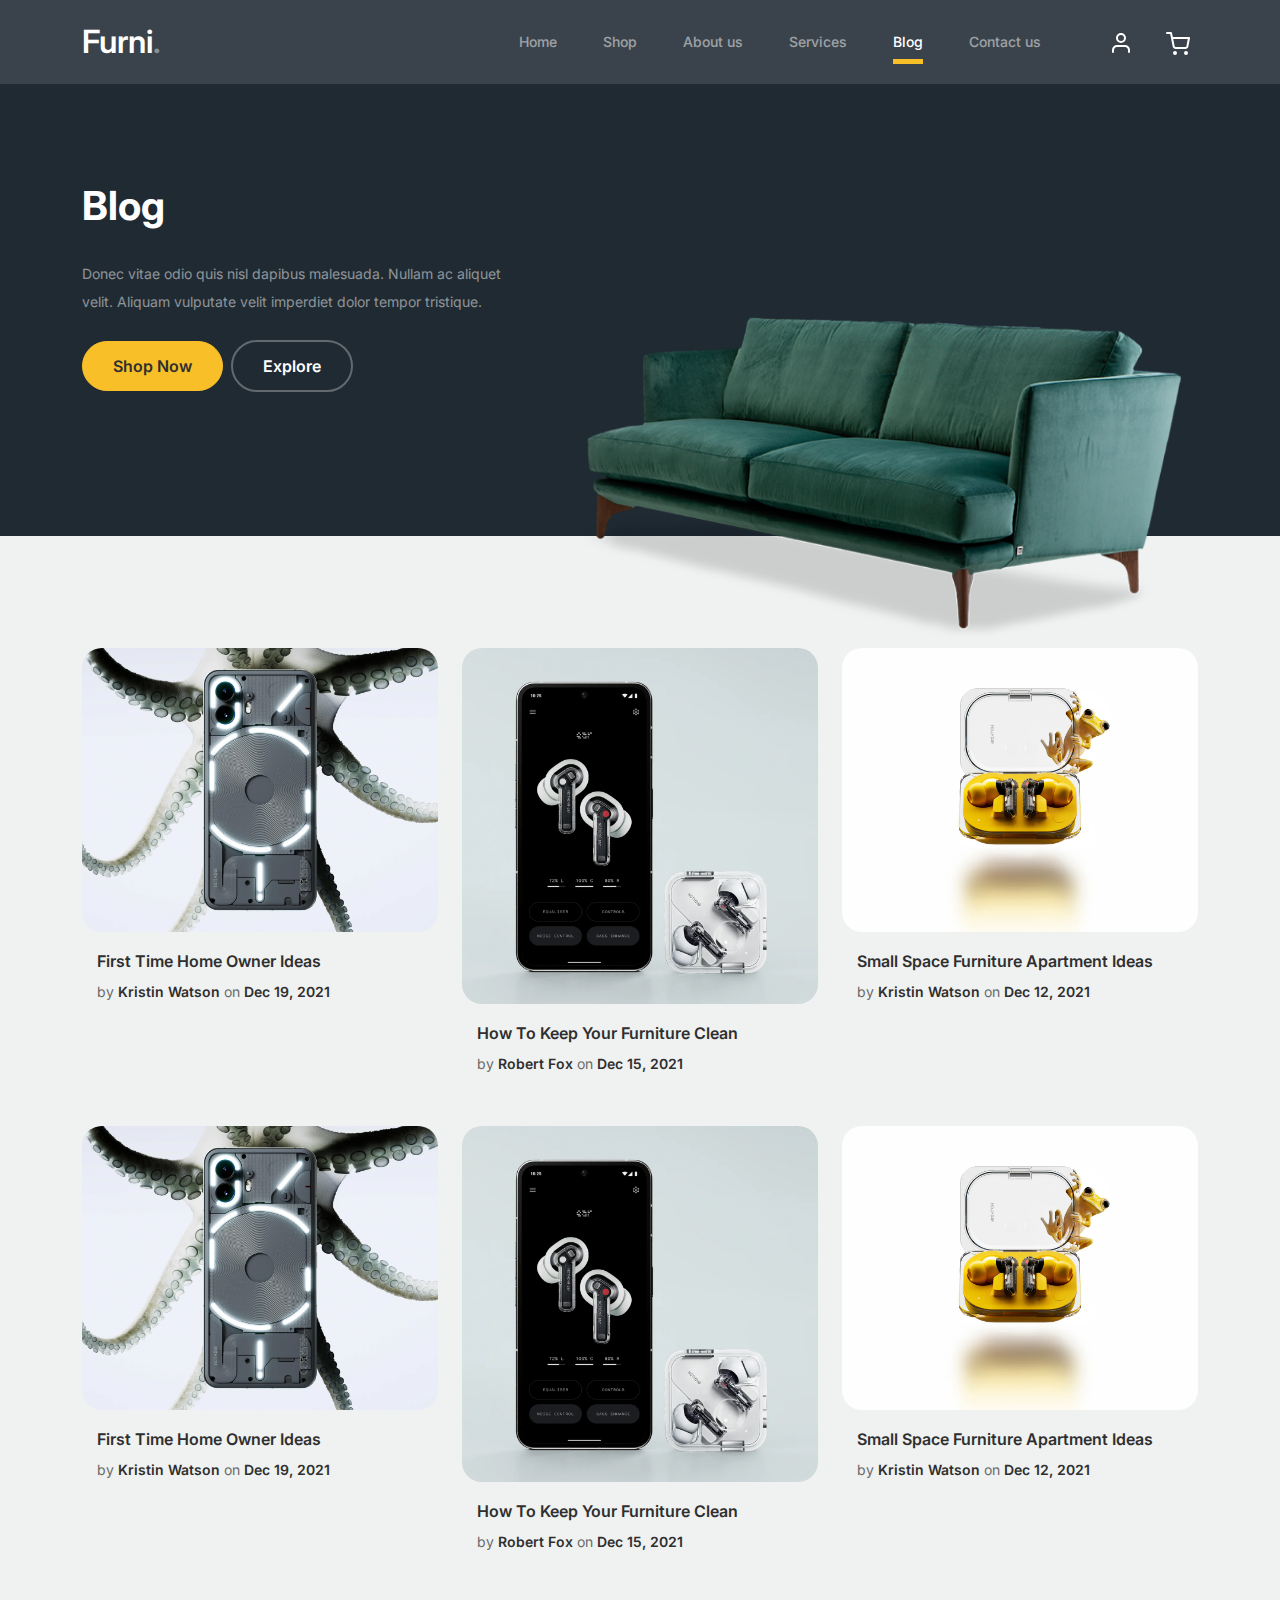
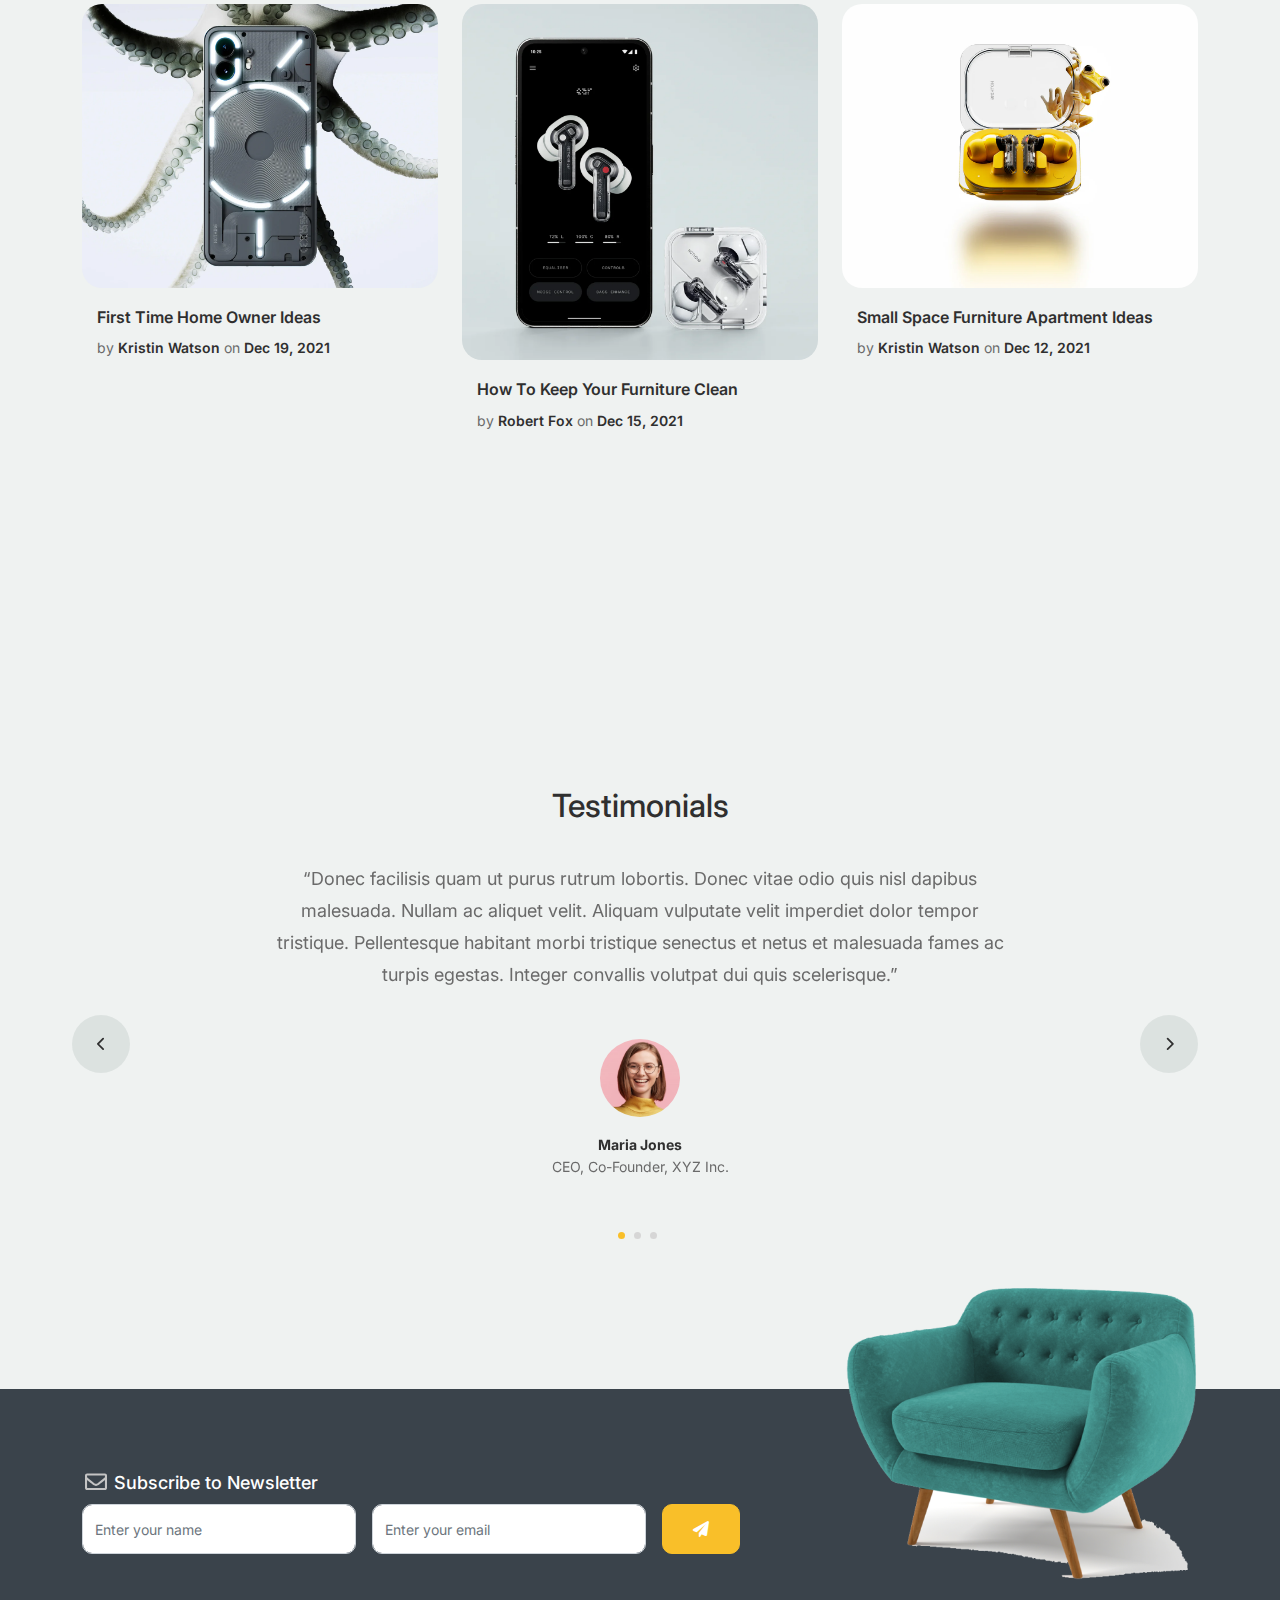
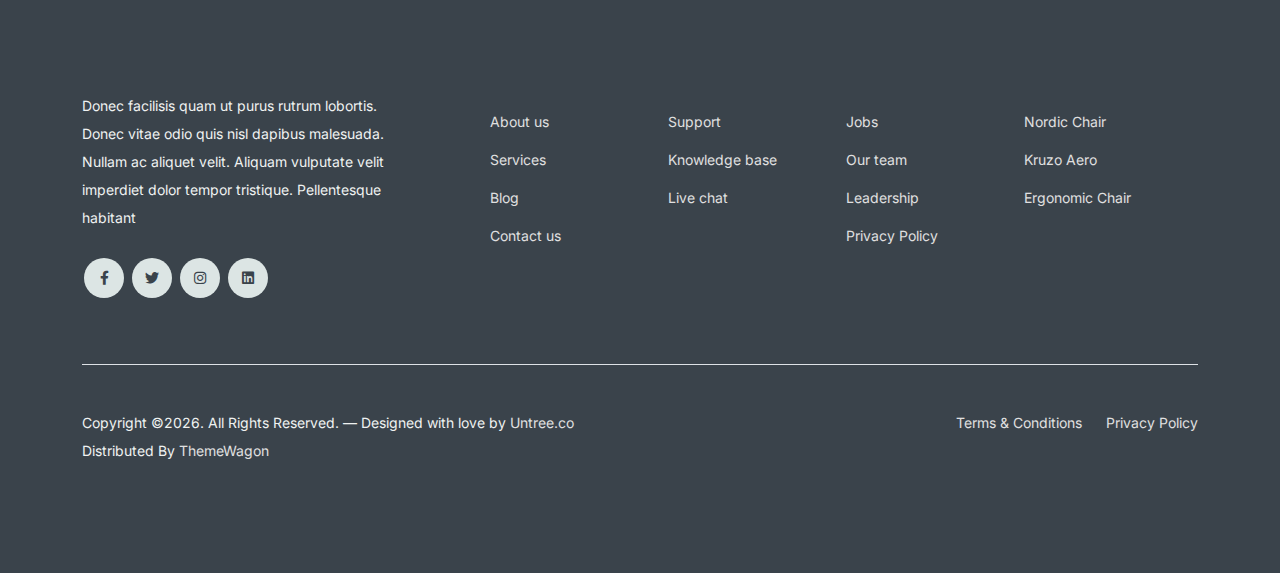
<file: blog.html>
<!-- /*
* Bootstrap 5
* Template Name: Furni
* Template Author: Untree.co
* Template URI: https://untree.co/
* License: https://creativecommons.org/licenses/by/3.0/
*/ -->
<!doctype html>
<html lang="en">
<head>
  <meta charset="utf-8">
  <meta name="viewport" content="width=device-width, initial-scale=1, shrink-to-fit=no">
  <meta name="author" content="Untree.co">
  <link rel="shortcut icon" href="favicon.png">

  <meta name="description" content="" />
  <meta name="keywords" content="bootstrap, bootstrap4" />

		<!-- Bootstrap CSS -->
		<link href="css/bootstrap.min.css" rel="stylesheet">
		<link href="https://cdnjs.cloudflare.com/ajax/libs/font-awesome/6.0.0-beta3/css/all.min.css" rel="stylesheet">
		<link href="css/tiny-slider.css" rel="stylesheet">
		<link href="css/style.css" rel="stylesheet">
		<title>Furni Free Bootstrap 5 Template for Furniture and Interior Design Websites by Untree.co </title>
	</head>

	<body>

		<!-- Start Header/Navigation -->
		<nav class="custom-navbar navbar navbar navbar-expand-md navbar-dark bg-dark" arial-label="Furni navigation bar">

			<div class="container">
				<a class="navbar-brand" href="index.html">Furni<span>.</span></a>

				<button class="navbar-toggler" type="button" data-bs-toggle="collapse" data-bs-target="#navbarsFurni" aria-controls="navbarsFurni" aria-expanded="false" aria-label="Toggle navigation">
					<span class="navbar-toggler-icon"></span>
				</button>

				<div class="collapse navbar-collapse" id="navbarsFurni">
					<ul class="custom-navbar-nav navbar-nav ms-auto mb-2 mb-md-0">
						<li class="nav-item">
							<a class="nav-link" href="index.html">Home</a>
						</li>
						<li><a class="nav-link" href="shop.html">Shop</a></li>
						<li><a class="nav-link" href="about.html">About us</a></li>
						<li><a class="nav-link" href="services.html">Services</a></li>
						<li class="active"><a class="nav-link" href="blog.html">Blog</a></li>
						<li><a class="nav-link" href="contact.html">Contact us</a></li>
					</ul>

					<ul class="custom-navbar-cta navbar-nav mb-2 mb-md-0 ms-5">
						<li><a class="nav-link" href="#"><img src="images/user.svg"></a></li>
						<li><a class="nav-link" href="cart.html"><img src="images/cart.svg"></a></li>
					</ul>
				</div>
			</div>
				
		</nav>
		<!-- End Header/Navigation -->

		<!-- Start Hero Section -->
			<div class="hero">
				<div class="container">
					<div class="row justify-content-between">
						<div class="col-lg-5">
							<div class="intro-excerpt">
								<h1>Blog</h1>
								<p class="mb-4">Donec vitae odio quis nisl dapibus malesuada. Nullam ac aliquet velit. Aliquam vulputate velit imperdiet dolor tempor tristique.</p>
								<p><a href="" class="btn btn-secondary me-2">Shop Now</a><a href="#" class="btn btn-white-outline">Explore</a></p>
							</div>
						</div>
						<div class="col-lg-7">
							<div class="hero-img-wrap">
								<img src="images/couch.png" class="img-fluid">
							</div>
						</div>
					</div>
				</div>
			</div>
		<!-- End Hero Section -->

		

		<!-- Start Blog Section -->
		<div class="blog-section">
			<div class="container">
				
				<div class="row">

					<div class="col-12 col-sm-6 col-md-4 mb-5">
						<div class="post-entry">
							<a href="#" class="post-thumbnail"><img src="images/post-1.jpg" alt="Image" class="img-fluid"></a>
							<div class="post-content-entry">
								<h3><a href="#">First Time Home Owner Ideas</a></h3>
								<div class="meta">
									<span>by <a href="#">Kristin Watson</a></span> <span>on <a href="#">Dec 19, 2021</a></span>
								</div>
							</div>
						</div>
					</div>

					<div class="col-12 col-sm-6 col-md-4 mb-5">
						<div class="post-entry">
							<a href="#" class="post-thumbnail"><img src="images/post-2.jpg" alt="Image" class="img-fluid"></a>
							<div class="post-content-entry">
								<h3><a href="#">How To Keep Your Furniture Clean</a></h3>
								<div class="meta">
									<span>by <a href="#">Robert Fox</a></span> <span>on <a href="#">Dec 15, 2021</a></span>
								</div>
							</div>
						</div>
					</div>

					<div class="col-12 col-sm-6 col-md-4 mb-5">
						<div class="post-entry">
							<a href="#" class="post-thumbnail"><img src="images/post-3.jpg" alt="Image" class="img-fluid"></a>
							<div class="post-content-entry">
								<h3><a href="#">Small Space Furniture Apartment Ideas</a></h3>
								<div class="meta">
									<span>by <a href="#">Kristin Watson</a></span> <span>on <a href="#">Dec 12, 2021</a></span>
								</div>
							</div>
						</div>
					</div>

					<div class="col-12 col-sm-6 col-md-4 mb-5">
						<div class="post-entry">
							<a href="#" class="post-thumbnail"><img src="images/post-1.jpg" alt="Image" class="img-fluid"></a>
							<div class="post-content-entry">
								<h3><a href="#">First Time Home Owner Ideas</a></h3>
								<div class="meta">
									<span>by <a href="#">Kristin Watson</a></span> <span>on <a href="#">Dec 19, 2021</a></span>
								</div>
							</div>
						</div>
					</div>

					<div class="col-12 col-sm-6 col-md-4 mb-5">
						<div class="post-entry">
							<a href="#" class="post-thumbnail"><img src="images/post-2.jpg" alt="Image" class="img-fluid"></a>
							<div class="post-content-entry">
								<h3><a href="#">How To Keep Your Furniture Clean</a></h3>
								<div class="meta">
									<span>by <a href="#">Robert Fox</a></span> <span>on <a href="#">Dec 15, 2021</a></span>
								</div>
							</div>
						</div>
					</div>

					<div class="col-12 col-sm-6 col-md-4 mb-5">
						<div class="post-entry">
							<a href="#" class="post-thumbnail"><img src="images/post-3.jpg" alt="Image" class="img-fluid"></a>
							<div class="post-content-entry">
								<h3><a href="#">Small Space Furniture Apartment Ideas</a></h3>
								<div class="meta">
									<span>by <a href="#">Kristin Watson</a></span> <span>on <a href="#">Dec 12, 2021</a></span>
								</div>
							</div>
						</div>
					</div>

					<div class="col-12 col-sm-6 col-md-4 mb-5">
						<div class="post-entry">
							<a href="#" class="post-thumbnail"><img src="images/post-1.jpg" alt="Image" class="img-fluid"></a>
							<div class="post-content-entry">
								<h3><a href="#">First Time Home Owner Ideas</a></h3>
								<div class="meta">
									<span>by <a href="#">Kristin Watson</a></span> <span>on <a href="#">Dec 19, 2021</a></span>
								</div>
							</div>
						</div>
					</div>

					<div class="col-12 col-sm-6 col-md-4 mb-5">
						<div class="post-entry">
							<a href="#" class="post-thumbnail"><img src="images/post-2.jpg" alt="Image" class="img-fluid"></a>
							<div class="post-content-entry">
								<h3><a href="#">How To Keep Your Furniture Clean</a></h3>
								<div class="meta">
									<span>by <a href="#">Robert Fox</a></span> <span>on <a href="#">Dec 15, 2021</a></span>
								</div>
							</div>
						</div>
					</div>

					<div class="col-12 col-sm-6 col-md-4 mb-5">
						<div class="post-entry">
							<a href="#" class="post-thumbnail"><img src="images/post-3.jpg" alt="Image" class="img-fluid"></a>
							<div class="post-content-entry">
								<h3><a href="#">Small Space Furniture Apartment Ideas</a></h3>
								<div class="meta">
									<span>by <a href="#">Kristin Watson</a></span> <span>on <a href="#">Dec 12, 2021</a></span>
								</div>
							</div>
						</div>
					</div>

				</div>
			</div>
		</div>
		<!-- End Blog Section -->	

		

		<!-- Start Testimonial Slider -->
		<div class="testimonial-section before-footer-section">
			<div class="container">
				<div class="row">
					<div class="col-lg-7 mx-auto text-center">
						<h2 class="section-title">Testimonials</h2>
					</div>
				</div>

				<div class="row justify-content-center">
					<div class="col-lg-12">
						<div class="testimonial-slider-wrap text-center">

							<div id="testimonial-nav">
								<span class="prev" data-controls="prev"><span class="fa fa-chevron-left"></span></span>
								<span class="next" data-controls="next"><span class="fa fa-chevron-right"></span></span>
							</div>

							<div class="testimonial-slider">
								
								<div class="item">
									<div class="row justify-content-center">
										<div class="col-lg-8 mx-auto">

											<div class="testimonial-block text-center">
												<blockquote class="mb-5">
													<p>&ldquo;Donec facilisis quam ut purus rutrum lobortis. Donec vitae odio quis nisl dapibus malesuada. Nullam ac aliquet velit. Aliquam vulputate velit imperdiet dolor tempor tristique. Pellentesque habitant morbi tristique senectus et netus et malesuada fames ac turpis egestas. Integer convallis volutpat dui quis scelerisque.&rdquo;</p>
												</blockquote>

												<div class="author-info">
													<div class="author-pic">
														<img src="images/person-1.png" alt="Maria Jones" class="img-fluid">
													</div>
													<h3 class="font-weight-bold">Maria Jones</h3>
													<span class="position d-block mb-3">CEO, Co-Founder, XYZ Inc.</span>
												</div>
											</div>

										</div>
									</div>
								</div> 
								<!-- END item -->

								<div class="item">
									<div class="row justify-content-center">
										<div class="col-lg-8 mx-auto">

											<div class="testimonial-block text-center">
												<blockquote class="mb-5">
													<p>&ldquo;Donec facilisis quam ut purus rutrum lobortis. Donec vitae odio quis nisl dapibus malesuada. Nullam ac aliquet velit. Aliquam vulputate velit imperdiet dolor tempor tristique. Pellentesque habitant morbi tristique senectus et netus et malesuada fames ac turpis egestas. Integer convallis volutpat dui quis scelerisque.&rdquo;</p>
												</blockquote>

												<div class="author-info">
													<div class="author-pic">
														<img src="images/person-1.png" alt="Maria Jones" class="img-fluid">
													</div>
													<h3 class="font-weight-bold">Maria Jones</h3>
													<span class="position d-block mb-3">CEO, Co-Founder, XYZ Inc.</span>
												</div>
											</div>

										</div>
									</div>
								</div> 
								<!-- END item -->

								<div class="item">
									<div class="row justify-content-center">
										<div class="col-lg-8 mx-auto">

											<div class="testimonial-block text-center">
												<blockquote class="mb-5">
													<p>&ldquo;Donec facilisis quam ut purus rutrum lobortis. Donec vitae odio quis nisl dapibus malesuada. Nullam ac aliquet velit. Aliquam vulputate velit imperdiet dolor tempor tristique. Pellentesque habitant morbi tristique senectus et netus et malesuada fames ac turpis egestas. Integer convallis volutpat dui quis scelerisque.&rdquo;</p>
												</blockquote>

												<div class="author-info">
													<div class="author-pic">
														<img src="images/person-1.png" alt="Maria Jones" class="img-fluid">
													</div>
													<h3 class="font-weight-bold">Maria Jones</h3>
													<span class="position d-block mb-3">CEO, Co-Founder, XYZ Inc.</span>
												</div>
											</div>

										</div>
									</div>
								</div> 
								<!-- END item -->

							</div>

						</div>
					</div>
				</div>
			</div>
		</div>
		<!-- End Testimonial Slider -->

		

		<!-- Start Footer Section -->
		<footer class="footer-section">
			<div class="container relative">

				<div class="sofa-img">
					<img src="images/sofa.png" alt="Image" class="img-fluid">
				</div>

				<div class="row">
					<div class="col-lg-8">
						<div class="subscription-form">
							<h3 class="d-flex align-items-center"><span class="me-1"><img src="images/envelope-outline.svg" alt="Image" class="img-fluid"></span><span>Subscribe to Newsletter</span></h3>

							<form action="#" class="row g-3">
								<div class="col-auto">
									<input type="text" class="form-control" placeholder="Enter your name">
								</div>
								<div class="col-auto">
									<input type="email" class="form-control" placeholder="Enter your email">
								</div>
								<div class="col-auto">
									<button class="btn btn-primary">
										<span class="fa fa-paper-plane"></span>
									</button>
								</div>
							</form>

						</div>
					</div>
				</div>

				<div class="row g-5 mb-5">
					<div class="col-lg-4">
						<div class="mb-4 footer-logo-wrap"><a href="#" class="footer-logo">Furni<span>.</span></a></div>
						<p class="mb-4">Donec facilisis quam ut purus rutrum lobortis. Donec vitae odio quis nisl dapibus malesuada. Nullam ac aliquet velit. Aliquam vulputate velit imperdiet dolor tempor tristique. Pellentesque habitant</p>

						<ul class="list-unstyled custom-social">
							<li><a href="#"><span class="fa fa-brands fa-facebook-f"></span></a></li>
							<li><a href="#"><span class="fa fa-brands fa-twitter"></span></a></li>
							<li><a href="#"><span class="fa fa-brands fa-instagram"></span></a></li>
							<li><a href="#"><span class="fa fa-brands fa-linkedin"></span></a></li>
						</ul>
					</div>

					<div class="col-lg-8">
						<div class="row links-wrap">
							<div class="col-6 col-sm-6 col-md-3">
								<ul class="list-unstyled">
									<li><a href="#">About us</a></li>
									<li><a href="#">Services</a></li>
									<li><a href="#">Blog</a></li>
									<li><a href="#">Contact us</a></li>
								</ul>
							</div>

							<div class="col-6 col-sm-6 col-md-3">
								<ul class="list-unstyled">
									<li><a href="#">Support</a></li>
									<li><a href="#">Knowledge base</a></li>
									<li><a href="#">Live chat</a></li>
								</ul>
							</div>

							<div class="col-6 col-sm-6 col-md-3">
								<ul class="list-unstyled">
									<li><a href="#">Jobs</a></li>
									<li><a href="#">Our team</a></li>
									<li><a href="#">Leadership</a></li>
									<li><a href="#">Privacy Policy</a></li>
								</ul>
							</div>

							<div class="col-6 col-sm-6 col-md-3">
								<ul class="list-unstyled">
									<li><a href="#">Nordic Chair</a></li>
									<li><a href="#">Kruzo Aero</a></li>
									<li><a href="#">Ergonomic Chair</a></li>
								</ul>
							</div>
						</div>
					</div>

				</div>

				<div class="border-top copyright">
					<div class="row pt-4">
						<div class="col-lg-6">
							<p class="mb-2 text-center text-lg-start">Copyright &copy;<script>document.write(new Date().getFullYear());</script>. All Rights Reserved. &mdash; Designed with love by <a href="https://untree.co">Untree.co</a> Distributed By <a hreff="https://themewagon.com">ThemeWagon</a>  <!-- License information: https://untree.co/license/ -->
            </p>
						</div>

						<div class="col-lg-6 text-center text-lg-end">
							<ul class="list-unstyled d-inline-flex ms-auto">
								<li class="me-4"><a href="#">Terms &amp; Conditions</a></li>
								<li><a href="#">Privacy Policy</a></li>
							</ul>
						</div>

					</div>
				</div>

			</div>
		</footer>
		<!-- End Footer Section -->	


		<script src="js/bootstrap.bundle.min.js"></script>
		<script src="js/tiny-slider.js"></script>
		<script src="js/custom.js"></script>
	</body>

</html>
</file>
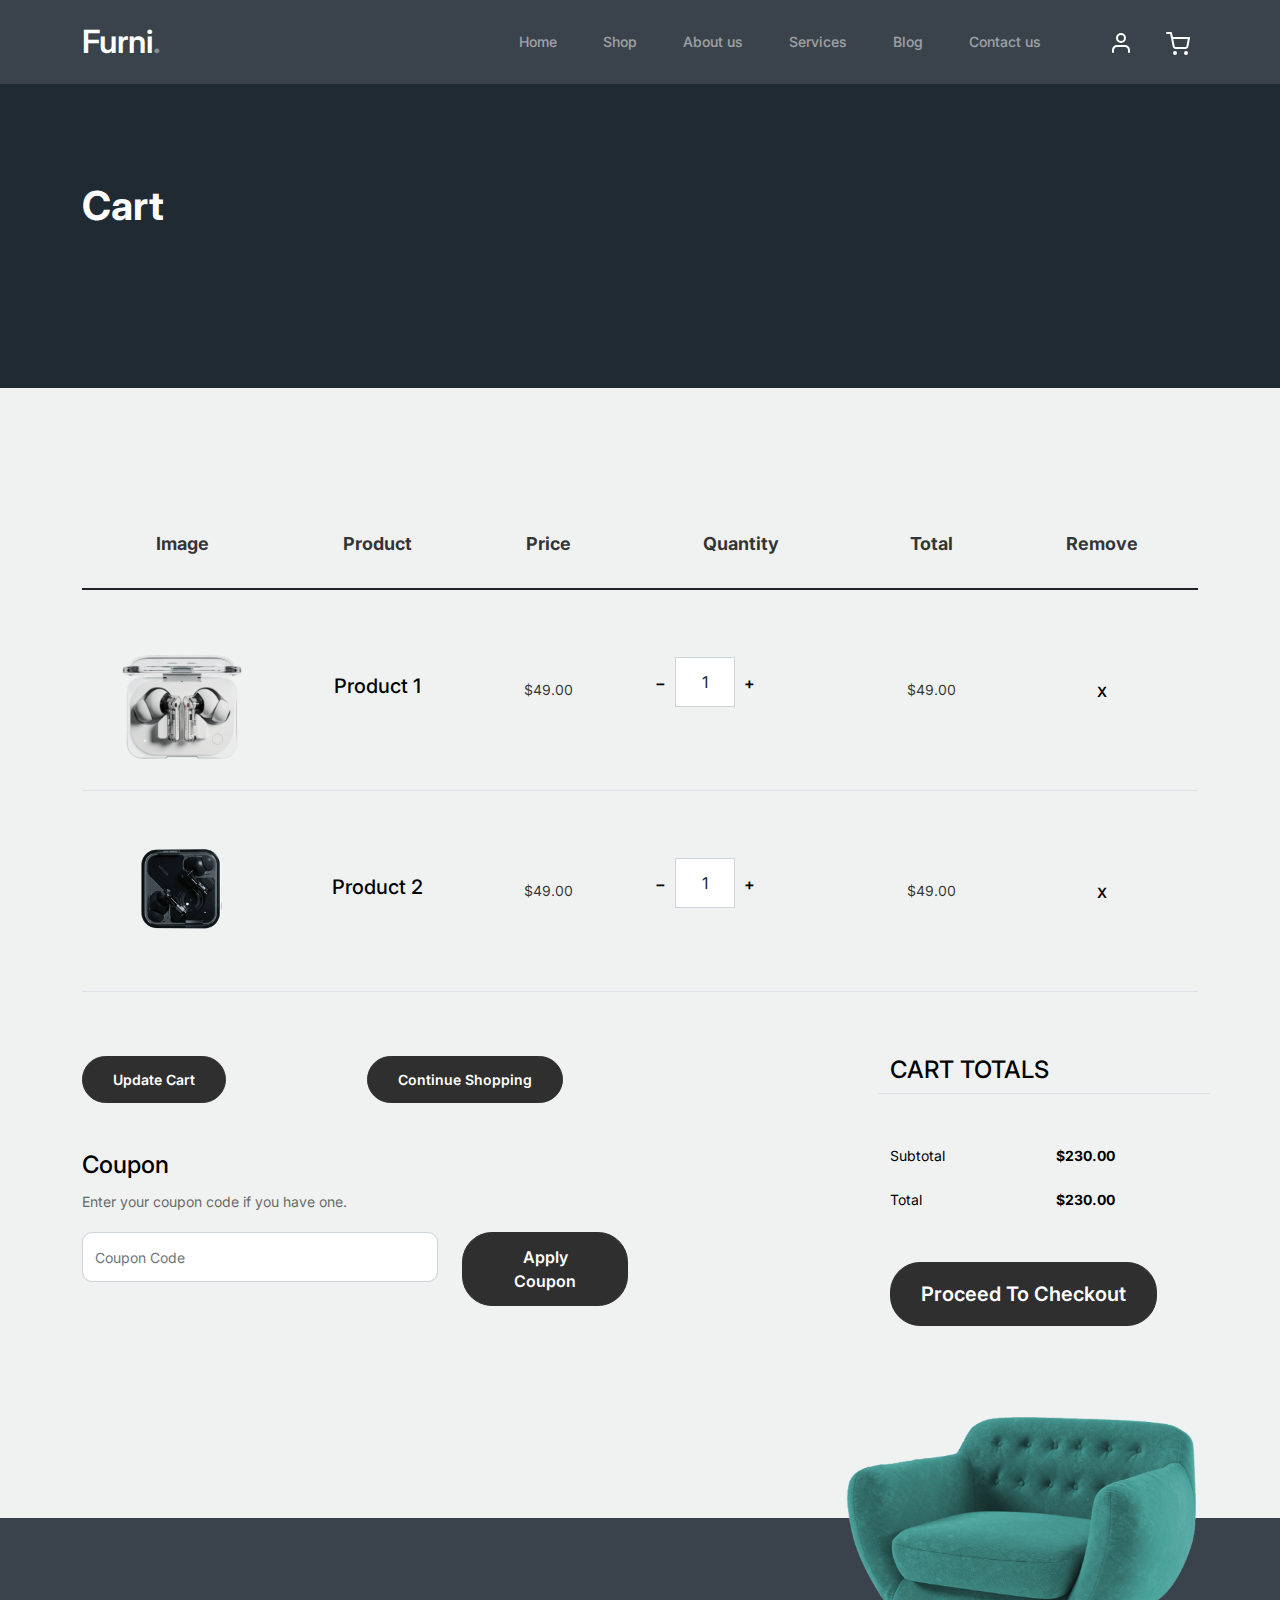
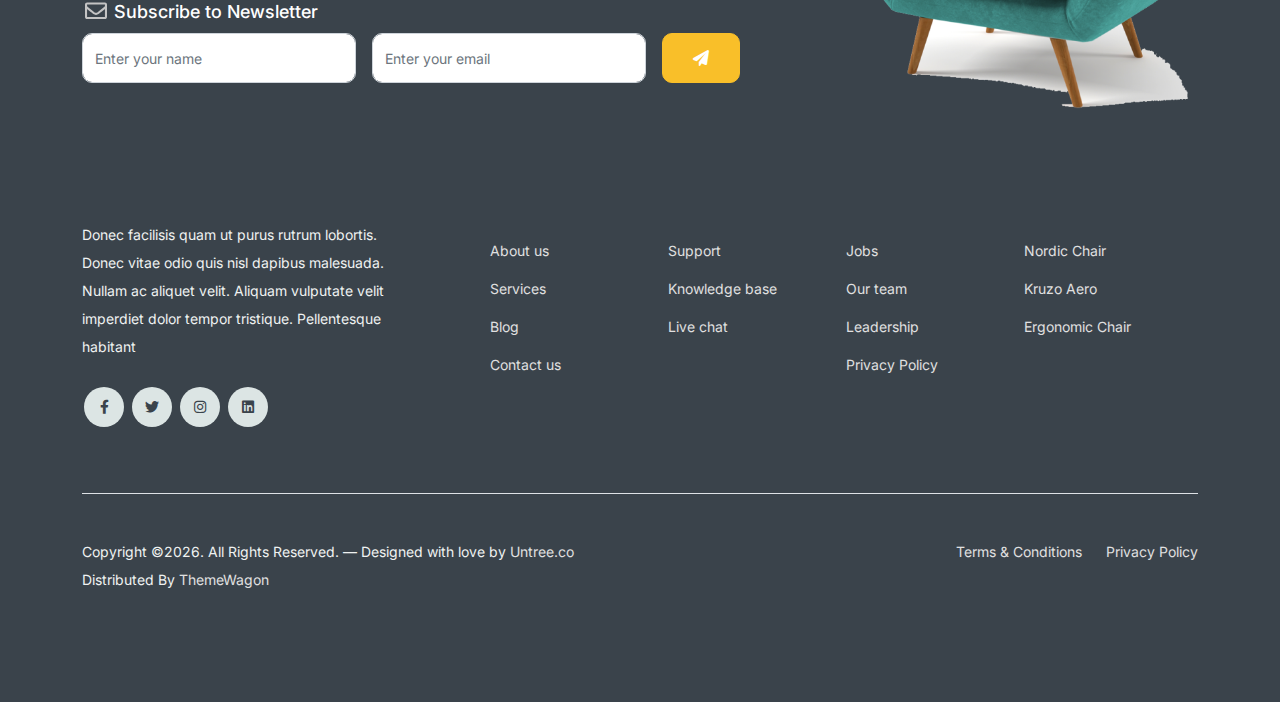
<file: cart.html>
<!-- /*
* Bootstrap 5
* Template Name: Furni
* Template Author: Untree.co
* Template URI: https://untree.co/
* License: https://creativecommons.org/licenses/by/3.0/
*/ -->
<!doctype html>
<html lang="en">
<head>
  <meta charset="utf-8">
  <meta name="viewport" content="width=device-width, initial-scale=1, shrink-to-fit=no">
  <meta name="author" content="Untree.co">
  <link rel="shortcut icon" href="favicon.png">

  <meta name="description" content="" />
  <meta name="keywords" content="bootstrap, bootstrap4" />

		<!-- Bootstrap CSS -->
		<link href="css/bootstrap.min.css" rel="stylesheet">
		<link href="https://cdnjs.cloudflare.com/ajax/libs/font-awesome/6.0.0-beta3/css/all.min.css" rel="stylesheet">
		<link href="css/tiny-slider.css" rel="stylesheet">
		<link href="css/style.css" rel="stylesheet">
		<title>Furni Free Bootstrap 5 Template for Furniture and Interior Design Websites by Untree.co </title>
	</head>

	<body>

		<!-- Start Header/Navigation -->
		<nav class="custom-navbar navbar navbar navbar-expand-md navbar-dark bg-dark" arial-label="Furni navigation bar">

			<div class="container">
				<a class="navbar-brand" href="index.html">Furni<span>.</span></a>

				<button class="navbar-toggler" type="button" data-bs-toggle="collapse" data-bs-target="#navbarsFurni" aria-controls="navbarsFurni" aria-expanded="false" aria-label="Toggle navigation">
					<span class="navbar-toggler-icon"></span>
				</button>

				<div class="collapse navbar-collapse" id="navbarsFurni">
					<ul class="custom-navbar-nav navbar-nav ms-auto mb-2 mb-md-0">
						<li class="nav-item ">
							<a class="nav-link" href="index.html">Home</a>
						</li>
						<li><a class="nav-link" href="shop.html">Shop</a></li>
						<li><a class="nav-link" href="about.html">About us</a></li>
						<li><a class="nav-link" href="services.html">Services</a></li>
						<li><a class="nav-link" href="blog.html">Blog</a></li>
						<li><a class="nav-link" href="contact.html">Contact us</a></li>
					</ul>

					<ul class="custom-navbar-cta navbar-nav mb-2 mb-md-0 ms-5">
						<li><a class="nav-link" href="#"><img src="images/user.svg"></a></li>
						<li><a class="nav-link" href="cart.html"><img src="images/cart.svg"></a></li>
					</ul>
				</div>
			</div>
				
		</nav>
		<!-- End Header/Navigation -->

		<!-- Start Hero Section -->
			<div class="hero">
				<div class="container">
					<div class="row justify-content-between">
						<div class="col-lg-5">
							<div class="intro-excerpt">
								<h1>Cart</h1>
							</div>
						</div>
						<div class="col-lg-7">
							
						</div>
					</div>
				</div>
			</div>
		<!-- End Hero Section -->

		

		<div class="untree_co-section before-footer-section">
            <div class="container">
              <div class="row mb-5">
                <form class="col-md-12" method="post">
                  <div class="site-blocks-table">
                    <table class="table">
                      <thead>
                        <tr>
                          <th class="product-thumbnail">Image</th>
                          <th class="product-name">Product</th>
                          <th class="product-price">Price</th>
                          <th class="product-quantity">Quantity</th>
                          <th class="product-total">Total</th>
                          <th class="product-remove">Remove</th>
                        </tr>
                      </thead>
                      <tbody>
                        <tr>
                          <td class="product-thumbnail">
                            <img src="images/product-1.png" alt="Image" class="img-fluid">
                          </td>
                          <td class="product-name">
                            <h2 class="h5 text-black">Product 1</h2>
                          </td>
                          <td>$49.00</td>
                          <td>
                            <div class="input-group mb-3 d-flex align-items-center quantity-container" style="max-width: 120px;">
                              <div class="input-group-prepend">
                                <button class="btn btn-outline-black decrease" type="button">&minus;</button>
                              </div>
                              <input type="text" class="form-control text-center quantity-amount" value="1" placeholder="" aria-label="Example text with button addon" aria-describedby="button-addon1">
                              <div class="input-group-append">
                                <button class="btn btn-outline-black increase" type="button">&plus;</button>
                              </div>
                            </div>
        
                          </td>
                          <td>$49.00</td>
                          <td><a href="#" class="btn btn-black btn-sm">X</a></td>
                        </tr>
        
                        <tr>
                          <td class="product-thumbnail">
                            <img src="images/product-2.png" alt="Image" class="img-fluid">
                          </td>
                          <td class="product-name">
                            <h2 class="h5 text-black">Product 2</h2>
                          </td>
                          <td>$49.00</td>
                          <td>
                            <div class="input-group mb-3 d-flex align-items-center quantity-container" style="max-width: 120px;">
                              <div class="input-group-prepend">
                                <button class="btn btn-outline-black decrease" type="button">&minus;</button>
                              </div>
                              <input type="text" class="form-control text-center quantity-amount" value="1" placeholder="" aria-label="Example text with button addon" aria-describedby="button-addon1">
                              <div class="input-group-append">
                                <button class="btn btn-outline-black increase" type="button">&plus;</button>
                              </div>
                            </div>
        
                          </td>
                          <td>$49.00</td>
                          <td><a href="#" class="btn btn-black btn-sm">X</a></td>
                        </tr>
                      </tbody>
                    </table>
                  </div>
                </form>
              </div>
        
              <div class="row">
                <div class="col-md-6">
                  <div class="row mb-5">
                    <div class="col-md-6 mb-3 mb-md-0">
                      <button class="btn btn-black btn-sm btn-block">Update Cart</button>
                    </div>
                    <div class="col-md-6">
                      <button class="btn btn-outline-black btn-sm btn-block">Continue Shopping</button>
                    </div>
                  </div>
                  <div class="row">
                    <div class="col-md-12">
                      <label class="text-black h4" for="coupon">Coupon</label>
                      <p>Enter your coupon code if you have one.</p>
                    </div>
                    <div class="col-md-8 mb-3 mb-md-0">
                      <input type="text" class="form-control py-3" id="coupon" placeholder="Coupon Code">
                    </div>
                    <div class="col-md-4">
                      <button class="btn btn-black">Apply Coupon</button>
                    </div>
                  </div>
                </div>
                <div class="col-md-6 pl-5">
                  <div class="row justify-content-end">
                    <div class="col-md-7">
                      <div class="row">
                        <div class="col-md-12 text-right border-bottom mb-5">
                          <h3 class="text-black h4 text-uppercase">Cart Totals</h3>
                        </div>
                      </div>
                      <div class="row mb-3">
                        <div class="col-md-6">
                          <span class="text-black">Subtotal</span>
                        </div>
                        <div class="col-md-6 text-right">
                          <strong class="text-black">$230.00</strong>
                        </div>
                      </div>
                      <div class="row mb-5">
                        <div class="col-md-6">
                          <span class="text-black">Total</span>
                        </div>
                        <div class="col-md-6 text-right">
                          <strong class="text-black">$230.00</strong>
                        </div>
                      </div>
        
                      <div class="row">
                        <div class="col-md-12">
                          <button class="btn btn-black btn-lg py-3 btn-block" onclick="window.location='checkout.html'">Proceed To Checkout</button>
                        </div>
                      </div>
                    </div>
                  </div>
                </div>
              </div>
            </div>
          </div>
		

		<!-- Start Footer Section -->
		<footer class="footer-section">
			<div class="container relative">

				<div class="sofa-img">
					<img src="images/sofa.png" alt="Image" class="img-fluid">
				</div>

				<div class="row">
					<div class="col-lg-8">
						<div class="subscription-form">
							<h3 class="d-flex align-items-center"><span class="me-1"><img src="images/envelope-outline.svg" alt="Image" class="img-fluid"></span><span>Subscribe to Newsletter</span></h3>

							<form action="#" class="row g-3">
								<div class="col-auto">
									<input type="text" class="form-control" placeholder="Enter your name">
								</div>
								<div class="col-auto">
									<input type="email" class="form-control" placeholder="Enter your email">
								</div>
								<div class="col-auto">
									<button class="btn btn-primary">
										<span class="fa fa-paper-plane"></span>
									</button>
								</div>
							</form>

						</div>
					</div>
				</div>

				<div class="row g-5 mb-5">
					<div class="col-lg-4">
						<div class="mb-4 footer-logo-wrap"><a href="#" class="footer-logo">Furni<span>.</span></a></div>
						<p class="mb-4">Donec facilisis quam ut purus rutrum lobortis. Donec vitae odio quis nisl dapibus malesuada. Nullam ac aliquet velit. Aliquam vulputate velit imperdiet dolor tempor tristique. Pellentesque habitant</p>

						<ul class="list-unstyled custom-social">
							<li><a href="#"><span class="fa fa-brands fa-facebook-f"></span></a></li>
							<li><a href="#"><span class="fa fa-brands fa-twitter"></span></a></li>
							<li><a href="#"><span class="fa fa-brands fa-instagram"></span></a></li>
							<li><a href="#"><span class="fa fa-brands fa-linkedin"></span></a></li>
						</ul>
					</div>

					<div class="col-lg-8">
						<div class="row links-wrap">
							<div class="col-6 col-sm-6 col-md-3">
								<ul class="list-unstyled">
									<li><a href="#">About us</a></li>
									<li><a href="#">Services</a></li>
									<li><a href="#">Blog</a></li>
									<li><a href="#">Contact us</a></li>
								</ul>
							</div>

							<div class="col-6 col-sm-6 col-md-3">
								<ul class="list-unstyled">
									<li><a href="#">Support</a></li>
									<li><a href="#">Knowledge base</a></li>
									<li><a href="#">Live chat</a></li>
								</ul>
							</div>

							<div class="col-6 col-sm-6 col-md-3">
								<ul class="list-unstyled">
									<li><a href="#">Jobs</a></li>
									<li><a href="#">Our team</a></li>
									<li><a href="#">Leadership</a></li>
									<li><a href="#">Privacy Policy</a></li>
								</ul>
							</div>

							<div class="col-6 col-sm-6 col-md-3">
								<ul class="list-unstyled">
									<li><a href="#">Nordic Chair</a></li>
									<li><a href="#">Kruzo Aero</a></li>
									<li><a href="#">Ergonomic Chair</a></li>
								</ul>
							</div>
						</div>
					</div>

				</div>

				<div class="border-top copyright">
					<div class="row pt-4">
						<div class="col-lg-6">
							<p class="mb-2 text-center text-lg-start">Copyright &copy;<script>document.write(new Date().getFullYear());</script>. All Rights Reserved. &mdash; Designed with love by <a href="https://untree.co">Untree.co</a> Distributed By <a hreff="https://themewagon.com">ThemeWagon</a>  <!-- License information: https://untree.co/license/ -->
            </p>
						</div>

						<div class="col-lg-6 text-center text-lg-end">
							<ul class="list-unstyled d-inline-flex ms-auto">
								<li class="me-4"><a href="#">Terms &amp; Conditions</a></li>
								<li><a href="#">Privacy Policy</a></li>
							</ul>
						</div>

					</div>
				</div>

			</div>
		</footer>
		<!-- End Footer Section -->	


		<script src="js/bootstrap.bundle.min.js"></script>
		<script src="js/tiny-slider.js"></script>
		<script src="js/custom.js"></script>
	</body>

</html>
</file>
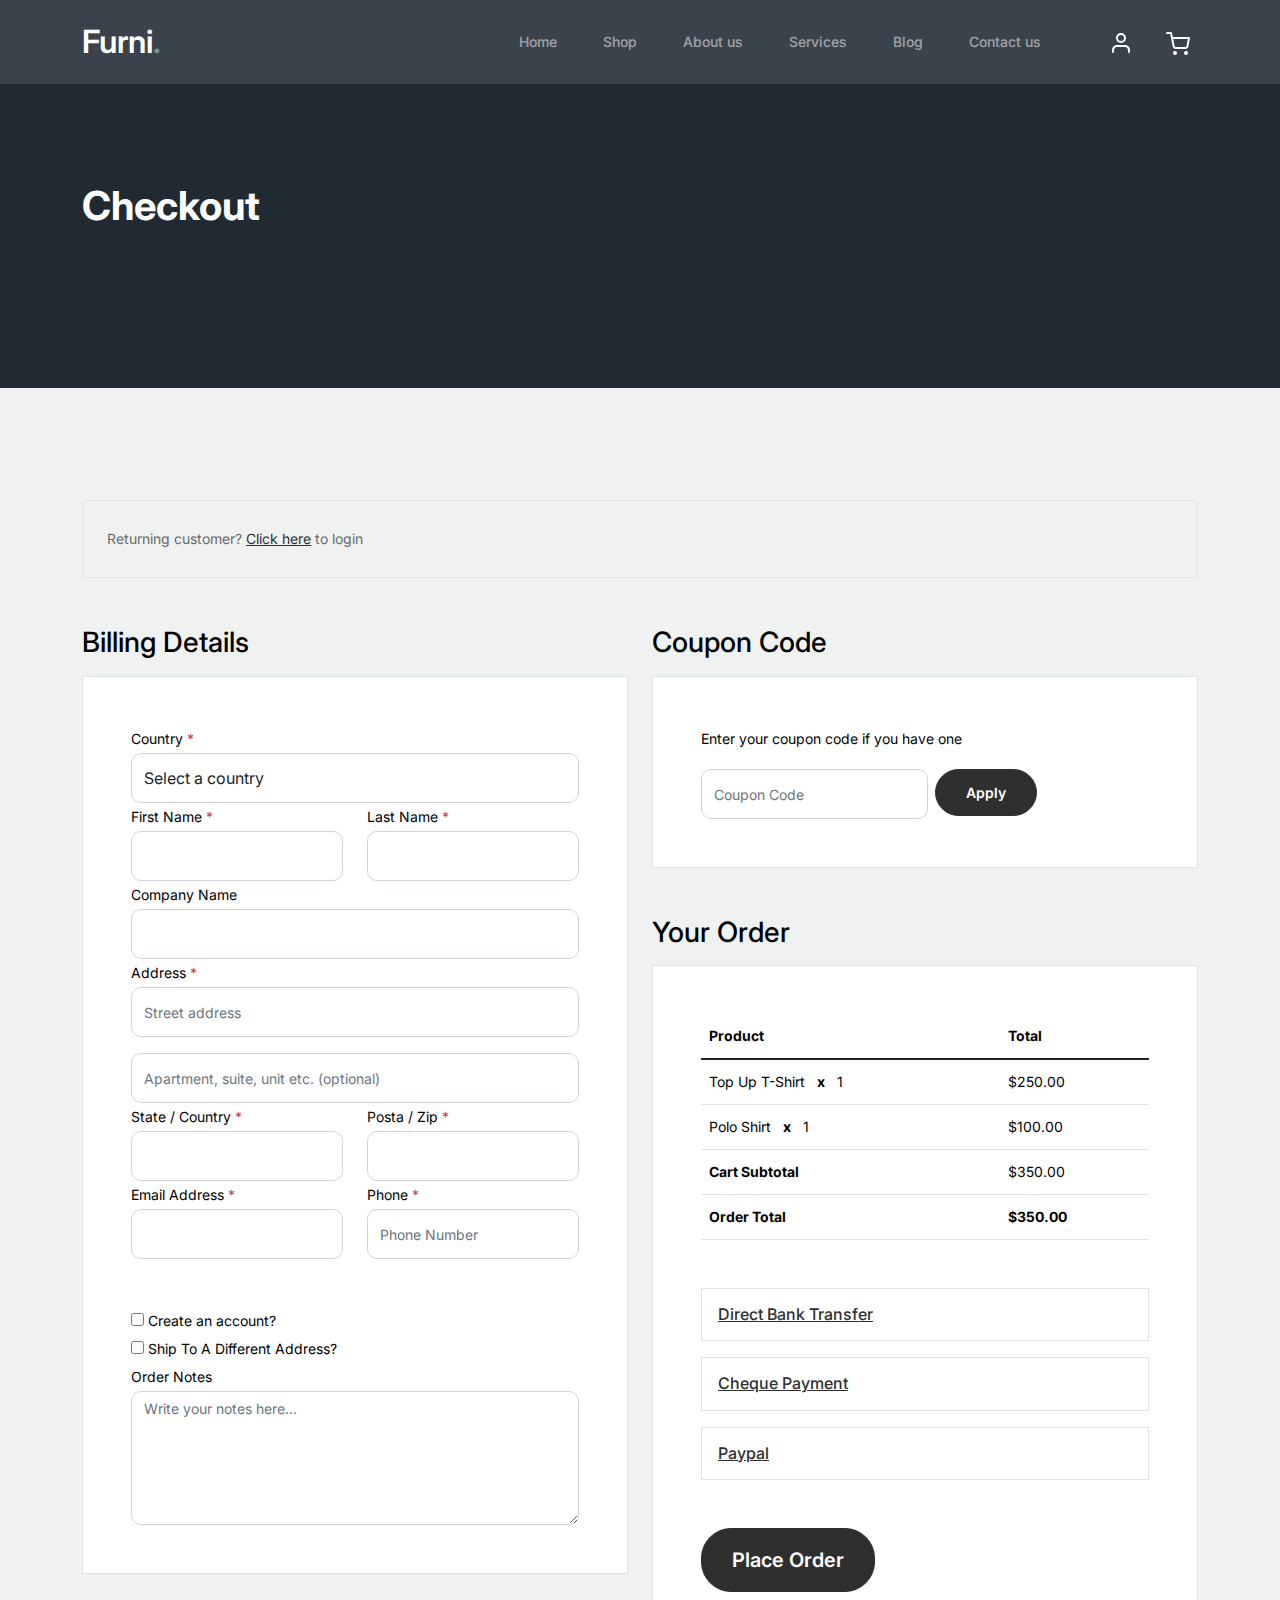
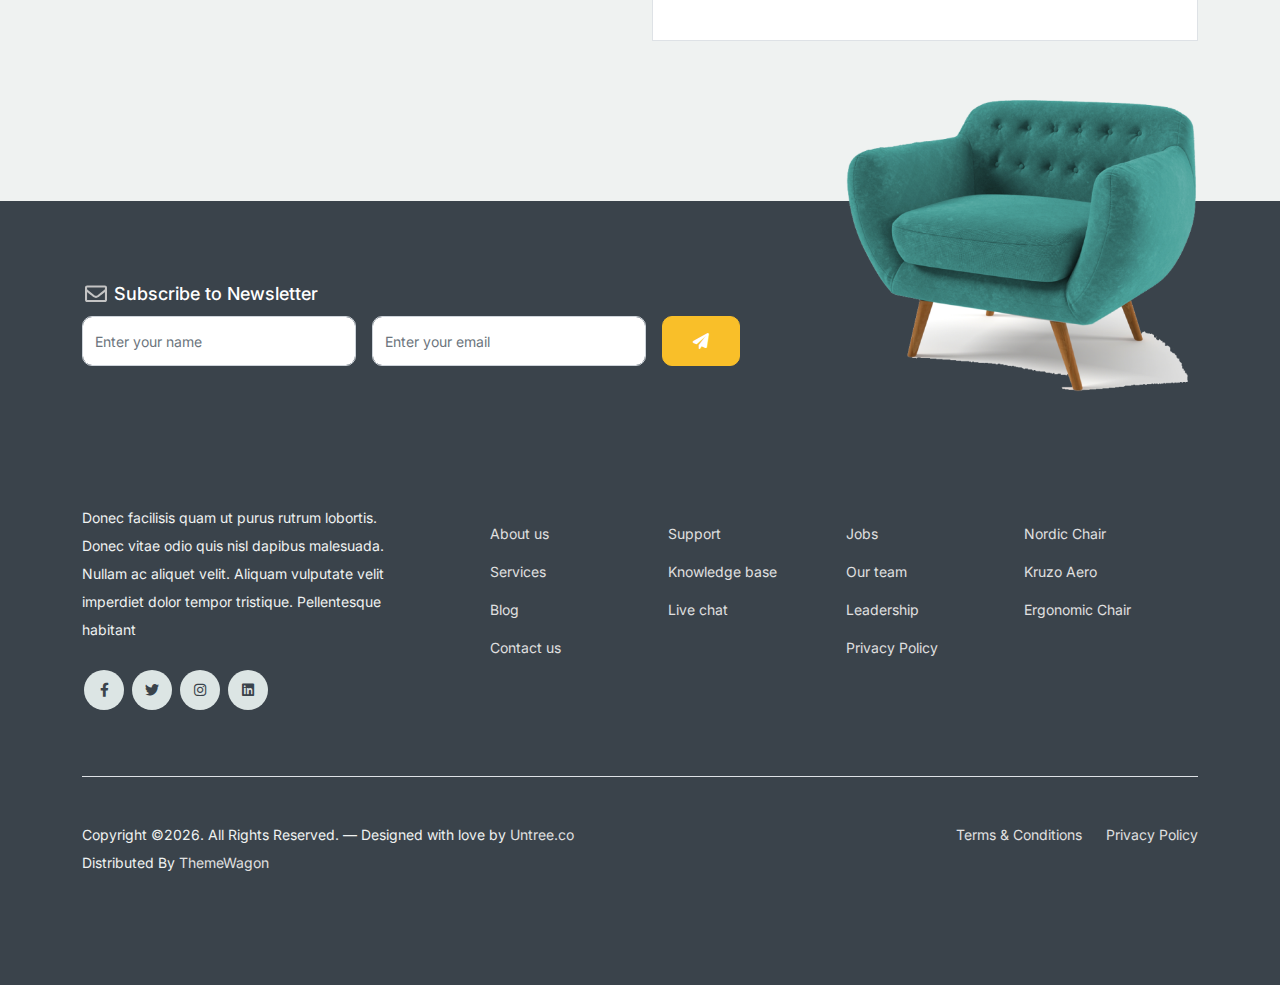
<file: checkout.html>
<!-- /*
* Bootstrap 5
* Template Name: Furni
* Template Author: Untree.co
* Template URI: https://untree.co/
* License: https://creativecommons.org/licenses/by/3.0/
*/ -->
<!doctype html>
<html lang="en">
<head>
  <meta charset="utf-8">
  <meta name="viewport" content="width=device-width, initial-scale=1, shrink-to-fit=no">
  <meta name="author" content="Untree.co">
  <link rel="shortcut icon" href="favicon.png">

  <meta name="description" content="" />
  <meta name="keywords" content="bootstrap, bootstrap4" />

		<!-- Bootstrap CSS -->
		<link href="css/bootstrap.min.css" rel="stylesheet">
		<link href="https://cdnjs.cloudflare.com/ajax/libs/font-awesome/6.0.0-beta3/css/all.min.css" rel="stylesheet">
		<link href="css/tiny-slider.css" rel="stylesheet">
		<link href="css/style.css" rel="stylesheet">
		<title>Furni Free Bootstrap 5 Template for Furniture and Interior Design Websites by Untree.co </title>
	</head>

	<body>

		<!-- Start Header/Navigation -->
		<nav class="custom-navbar navbar navbar navbar-expand-md navbar-dark bg-dark" arial-label="Furni navigation bar">

			<div class="container">
				<a class="navbar-brand" href="index.html">Furni<span>.</span></a>

				<button class="navbar-toggler" type="button" data-bs-toggle="collapse" data-bs-target="#navbarsFurni" aria-controls="navbarsFurni" aria-expanded="false" aria-label="Toggle navigation">
					<span class="navbar-toggler-icon"></span>
				</button>

				<div class="collapse navbar-collapse" id="navbarsFurni">
					<ul class="custom-navbar-nav navbar-nav ms-auto mb-2 mb-md-0">
						<li class="nav-item ">
							<a class="nav-link" href="index.html">Home</a>
						</li>
						<li><a class="nav-link" href="shop.html">Shop</a></li>
						<li><a class="nav-link" href="about.html">About us</a></li>
						<li><a class="nav-link" href="services.html">Services</a></li>
						<li><a class="nav-link" href="blog.html">Blog</a></li>
						<li><a class="nav-link" href="contact.html">Contact us</a></li>
					</ul>

					<ul class="custom-navbar-cta navbar-nav mb-2 mb-md-0 ms-5">
						<li><a class="nav-link" href="#"><img src="images/user.svg"></a></li>
						<li><a class="nav-link" href="cart.html"><img src="images/cart.svg"></a></li>
					</ul>
				</div>
			</div>
				
		</nav>
		<!-- End Header/Navigation -->

		<!-- Start Hero Section -->
			<div class="hero">
				<div class="container">
					<div class="row justify-content-between">
						<div class="col-lg-5">
							<div class="intro-excerpt">
								<h1>Checkout</h1>
							</div>
						</div>
						<div class="col-lg-7">
							
						</div>
					</div>
				</div>
			</div>
		<!-- End Hero Section -->

		<div class="untree_co-section">
		    <div class="container">
		      <div class="row mb-5">
		        <div class="col-md-12">
		          <div class="border p-4 rounded" role="alert">
		            Returning customer? <a href="#">Click here</a> to login
		          </div>
		        </div>
		      </div>
		      <div class="row">
		        <div class="col-md-6 mb-5 mb-md-0">
		          <h2 class="h3 mb-3 text-black">Billing Details</h2>
		          <div class="p-3 p-lg-5 border bg-white">
		            <div class="form-group">
		              <label for="c_country" class="text-black">Country <span class="text-danger">*</span></label>
		              <select id="c_country" class="form-control">
		                <option value="1">Select a country</option>    
		                <option value="2">bangladesh</option>    
		                <option value="3">Algeria</option>    
		                <option value="4">Afghanistan</option>    
		                <option value="5">Ghana</option>    
		                <option value="6">Albania</option>    
		                <option value="7">Bahrain</option>    
		                <option value="8">Colombia</option>    
		                <option value="9">Dominican Republic</option>    
		              </select>
		            </div>
		            <div class="form-group row">
		              <div class="col-md-6">
		                <label for="c_fname" class="text-black">First Name <span class="text-danger">*</span></label>
		                <input type="text" class="form-control" id="c_fname" name="c_fname">
		              </div>
		              <div class="col-md-6">
		                <label for="c_lname" class="text-black">Last Name <span class="text-danger">*</span></label>
		                <input type="text" class="form-control" id="c_lname" name="c_lname">
		              </div>
		            </div>

		            <div class="form-group row">
		              <div class="col-md-12">
		                <label for="c_companyname" class="text-black">Company Name </label>
		                <input type="text" class="form-control" id="c_companyname" name="c_companyname">
		              </div>
		            </div>

		            <div class="form-group row">
		              <div class="col-md-12">
		                <label for="c_address" class="text-black">Address <span class="text-danger">*</span></label>
		                <input type="text" class="form-control" id="c_address" name="c_address" placeholder="Street address">
		              </div>
		            </div>

		            <div class="form-group mt-3">
		              <input type="text" class="form-control" placeholder="Apartment, suite, unit etc. (optional)">
		            </div>

		            <div class="form-group row">
		              <div class="col-md-6">
		                <label for="c_state_country" class="text-black">State / Country <span class="text-danger">*</span></label>
		                <input type="text" class="form-control" id="c_state_country" name="c_state_country">
		              </div>
		              <div class="col-md-6">
		                <label for="c_postal_zip" class="text-black">Posta / Zip <span class="text-danger">*</span></label>
		                <input type="text" class="form-control" id="c_postal_zip" name="c_postal_zip">
		              </div>
		            </div>

		            <div class="form-group row mb-5">
		              <div class="col-md-6">
		                <label for="c_email_address" class="text-black">Email Address <span class="text-danger">*</span></label>
		                <input type="text" class="form-control" id="c_email_address" name="c_email_address">
		              </div>
		              <div class="col-md-6">
		                <label for="c_phone" class="text-black">Phone <span class="text-danger">*</span></label>
		                <input type="text" class="form-control" id="c_phone" name="c_phone" placeholder="Phone Number">
		              </div>
		            </div>

		            <div class="form-group">
		              <label for="c_create_account" class="text-black" data-bs-toggle="collapse" href="#create_an_account" role="button" aria-expanded="false" aria-controls="create_an_account"><input type="checkbox" value="1" id="c_create_account"> Create an account?</label>
		              <div class="collapse" id="create_an_account">
		                <div class="py-2 mb-4">
		                  <p class="mb-3">Create an account by entering the information below. If you are a returning customer please login at the top of the page.</p>
		                  <div class="form-group">
		                    <label for="c_account_password" class="text-black">Account Password</label>
		                    <input type="email" class="form-control" id="c_account_password" name="c_account_password" placeholder="">
		                  </div>
		                </div>
		              </div>
		            </div>


		            <div class="form-group">
		              <label for="c_ship_different_address" class="text-black" data-bs-toggle="collapse" href="#ship_different_address" role="button" aria-expanded="false" aria-controls="ship_different_address"><input type="checkbox" value="1" id="c_ship_different_address"> Ship To A Different Address?</label>
		              <div class="collapse" id="ship_different_address">
		                <div class="py-2">

		                  <div class="form-group">
		                    <label for="c_diff_country" class="text-black">Country <span class="text-danger">*</span></label>
		                    <select id="c_diff_country" class="form-control">
		                      <option value="1">Select a country</option>    
		                      <option value="2">bangladesh</option>    
		                      <option value="3">Algeria</option>    
		                      <option value="4">Afghanistan</option>    
		                      <option value="5">Ghana</option>    
		                      <option value="6">Albania</option>    
		                      <option value="7">Bahrain</option>    
		                      <option value="8">Colombia</option>    
		                      <option value="9">Dominican Republic</option>    
		                    </select>
		                  </div>


		                  <div class="form-group row">
		                    <div class="col-md-6">
		                      <label for="c_diff_fname" class="text-black">First Name <span class="text-danger">*</span></label>
		                      <input type="text" class="form-control" id="c_diff_fname" name="c_diff_fname">
		                    </div>
		                    <div class="col-md-6">
		                      <label for="c_diff_lname" class="text-black">Last Name <span class="text-danger">*</span></label>
		                      <input type="text" class="form-control" id="c_diff_lname" name="c_diff_lname">
		                    </div>
		                  </div>

		                  <div class="form-group row">
		                    <div class="col-md-12">
		                      <label for="c_diff_companyname" class="text-black">Company Name </label>
		                      <input type="text" class="form-control" id="c_diff_companyname" name="c_diff_companyname">
		                    </div>
		                  </div>

		                  <div class="form-group row  mb-3">
		                    <div class="col-md-12">
		                      <label for="c_diff_address" class="text-black">Address <span class="text-danger">*</span></label>
		                      <input type="text" class="form-control" id="c_diff_address" name="c_diff_address" placeholder="Street address">
		                    </div>
		                  </div>

		                  <div class="form-group">
		                    <input type="text" class="form-control" placeholder="Apartment, suite, unit etc. (optional)">
		                  </div>

		                  <div class="form-group row">
		                    <div class="col-md-6">
		                      <label for="c_diff_state_country" class="text-black">State / Country <span class="text-danger">*</span></label>
		                      <input type="text" class="form-control" id="c_diff_state_country" name="c_diff_state_country">
		                    </div>
		                    <div class="col-md-6">
		                      <label for="c_diff_postal_zip" class="text-black">Posta / Zip <span class="text-danger">*</span></label>
		                      <input type="text" class="form-control" id="c_diff_postal_zip" name="c_diff_postal_zip">
		                    </div>
		                  </div>

		                  <div class="form-group row mb-5">
		                    <div class="col-md-6">
		                      <label for="c_diff_email_address" class="text-black">Email Address <span class="text-danger">*</span></label>
		                      <input type="text" class="form-control" id="c_diff_email_address" name="c_diff_email_address">
		                    </div>
		                    <div class="col-md-6">
		                      <label for="c_diff_phone" class="text-black">Phone <span class="text-danger">*</span></label>
		                      <input type="text" class="form-control" id="c_diff_phone" name="c_diff_phone" placeholder="Phone Number">
		                    </div>
		                  </div>

		                </div>

		              </div>
		            </div>

		            <div class="form-group">
		              <label for="c_order_notes" class="text-black">Order Notes</label>
		              <textarea name="c_order_notes" id="c_order_notes" cols="30" rows="5" class="form-control" placeholder="Write your notes here..."></textarea>
		            </div>

		          </div>
		        </div>
		        <div class="col-md-6">

		          <div class="row mb-5">
		            <div class="col-md-12">
		              <h2 class="h3 mb-3 text-black">Coupon Code</h2>
		              <div class="p-3 p-lg-5 border bg-white">

		                <label for="c_code" class="text-black mb-3">Enter your coupon code if you have one</label>
		                <div class="input-group w-75 couponcode-wrap">
		                  <input type="text" class="form-control me-2" id="c_code" placeholder="Coupon Code" aria-label="Coupon Code" aria-describedby="button-addon2">
		                  <div class="input-group-append">
		                    <button class="btn btn-black btn-sm" type="button" id="button-addon2">Apply</button>
		                  </div>
		                </div>

		              </div>
		            </div>
		          </div>

		          <div class="row mb-5">
		            <div class="col-md-12">
		              <h2 class="h3 mb-3 text-black">Your Order</h2>
		              <div class="p-3 p-lg-5 border bg-white">
		                <table class="table site-block-order-table mb-5">
		                  <thead>
		                    <th>Product</th>
		                    <th>Total</th>
		                  </thead>
		                  <tbody>
		                    <tr>
		                      <td>Top Up T-Shirt <strong class="mx-2">x</strong> 1</td>
		                      <td>$250.00</td>
		                    </tr>
		                    <tr>
		                      <td>Polo Shirt <strong class="mx-2">x</strong>   1</td>
		                      <td>$100.00</td>
		                    </tr>
		                    <tr>
		                      <td class="text-black font-weight-bold"><strong>Cart Subtotal</strong></td>
		                      <td class="text-black">$350.00</td>
		                    </tr>
		                    <tr>
		                      <td class="text-black font-weight-bold"><strong>Order Total</strong></td>
		                      <td class="text-black font-weight-bold"><strong>$350.00</strong></td>
		                    </tr>
		                  </tbody>
		                </table>

		                <div class="border p-3 mb-3">
		                  <h3 class="h6 mb-0"><a class="d-block" data-bs-toggle="collapse" href="#collapsebank" role="button" aria-expanded="false" aria-controls="collapsebank">Direct Bank Transfer</a></h3>

		                  <div class="collapse" id="collapsebank">
		                    <div class="py-2">
		                      <p class="mb-0">Make your payment directly into our bank account. Please use your Order ID as the payment reference. Your order won’t be shipped until the funds have cleared in our account.</p>
		                    </div>
		                  </div>
		                </div>

		                <div class="border p-3 mb-3">
		                  <h3 class="h6 mb-0"><a class="d-block" data-bs-toggle="collapse" href="#collapsecheque" role="button" aria-expanded="false" aria-controls="collapsecheque">Cheque Payment</a></h3>

		                  <div class="collapse" id="collapsecheque">
		                    <div class="py-2">
		                      <p class="mb-0">Make your payment directly into our bank account. Please use your Order ID as the payment reference. Your order won’t be shipped until the funds have cleared in our account.</p>
		                    </div>
		                  </div>
		                </div>

		                <div class="border p-3 mb-5">
		                  <h3 class="h6 mb-0"><a class="d-block" data-bs-toggle="collapse" href="#collapsepaypal" role="button" aria-expanded="false" aria-controls="collapsepaypal">Paypal</a></h3>

		                  <div class="collapse" id="collapsepaypal">
		                    <div class="py-2">
		                      <p class="mb-0">Make your payment directly into our bank account. Please use your Order ID as the payment reference. Your order won’t be shipped until the funds have cleared in our account.</p>
		                    </div>
		                  </div>
		                </div>

		                <div class="form-group">
		                  <button class="btn btn-black btn-lg py-3 btn-block" onclick="window.location='thankyou.html'">Place Order</button>
		                </div>

		              </div>
		            </div>
		          </div>

		        </div>
		      </div>
		      <!-- </form> -->
		    </div>
		  </div>

		<!-- Start Footer Section -->
		<footer class="footer-section">
			<div class="container relative">

				<div class="sofa-img">
					<img src="images/sofa.png" alt="Image" class="img-fluid">
				</div>

				<div class="row">
					<div class="col-lg-8">
						<div class="subscription-form">
							<h3 class="d-flex align-items-center"><span class="me-1"><img src="images/envelope-outline.svg" alt="Image" class="img-fluid"></span><span>Subscribe to Newsletter</span></h3>

							<form action="#" class="row g-3">
								<div class="col-auto">
									<input type="text" class="form-control" placeholder="Enter your name">
								</div>
								<div class="col-auto">
									<input type="email" class="form-control" placeholder="Enter your email">
								</div>
								<div class="col-auto">
									<button class="btn btn-primary">
										<span class="fa fa-paper-plane"></span>
									</button>
								</div>
							</form>

						</div>
					</div>
				</div>

				<div class="row g-5 mb-5">
					<div class="col-lg-4">
						<div class="mb-4 footer-logo-wrap"><a href="#" class="footer-logo">Furni<span>.</span></a></div>
						<p class="mb-4">Donec facilisis quam ut purus rutrum lobortis. Donec vitae odio quis nisl dapibus malesuada. Nullam ac aliquet velit. Aliquam vulputate velit imperdiet dolor tempor tristique. Pellentesque habitant</p>

						<ul class="list-unstyled custom-social">
							<li><a href="#"><span class="fa fa-brands fa-facebook-f"></span></a></li>
							<li><a href="#"><span class="fa fa-brands fa-twitter"></span></a></li>
							<li><a href="#"><span class="fa fa-brands fa-instagram"></span></a></li>
							<li><a href="#"><span class="fa fa-brands fa-linkedin"></span></a></li>
						</ul>
					</div>

					<div class="col-lg-8">
						<div class="row links-wrap">
							<div class="col-6 col-sm-6 col-md-3">
								<ul class="list-unstyled">
									<li><a href="#">About us</a></li>
									<li><a href="#">Services</a></li>
									<li><a href="#">Blog</a></li>
									<li><a href="#">Contact us</a></li>
								</ul>
							</div>

							<div class="col-6 col-sm-6 col-md-3">
								<ul class="list-unstyled">
									<li><a href="#">Support</a></li>
									<li><a href="#">Knowledge base</a></li>
									<li><a href="#">Live chat</a></li>
								</ul>
							</div>

							<div class="col-6 col-sm-6 col-md-3">
								<ul class="list-unstyled">
									<li><a href="#">Jobs</a></li>
									<li><a href="#">Our team</a></li>
									<li><a href="#">Leadership</a></li>
									<li><a href="#">Privacy Policy</a></li>
								</ul>
							</div>

							<div class="col-6 col-sm-6 col-md-3">
								<ul class="list-unstyled">
									<li><a href="#">Nordic Chair</a></li>
									<li><a href="#">Kruzo Aero</a></li>
									<li><a href="#">Ergonomic Chair</a></li>
								</ul>
							</div>
						</div>
					</div>

				</div>

				<div class="border-top copyright">
					<div class="row pt-4">
						<div class="col-lg-6">
							<p class="mb-2 text-center text-lg-start">Copyright &copy;<script>document.write(new Date().getFullYear());</script>. All Rights Reserved. &mdash; Designed with love by <a href="https://untree.co">Untree.co</a> Distributed By <a hreff="https://themewagon.com">ThemeWagon</a>  <!-- License information: https://untree.co/license/ -->
            </p>
						</div>

						<div class="col-lg-6 text-center text-lg-end">
							<ul class="list-unstyled d-inline-flex ms-auto">
								<li class="me-4"><a href="#">Terms &amp; Conditions</a></li>
								<li><a href="#">Privacy Policy</a></li>
							</ul>
						</div>

					</div>
				</div>

			</div>
		</footer>
		<!-- End Footer Section -->	


		<script src="js/bootstrap.bundle.min.js"></script>
		<script src="js/tiny-slider.js"></script>
		<script src="js/custom.js"></script>
	</body>

</html>
</file>
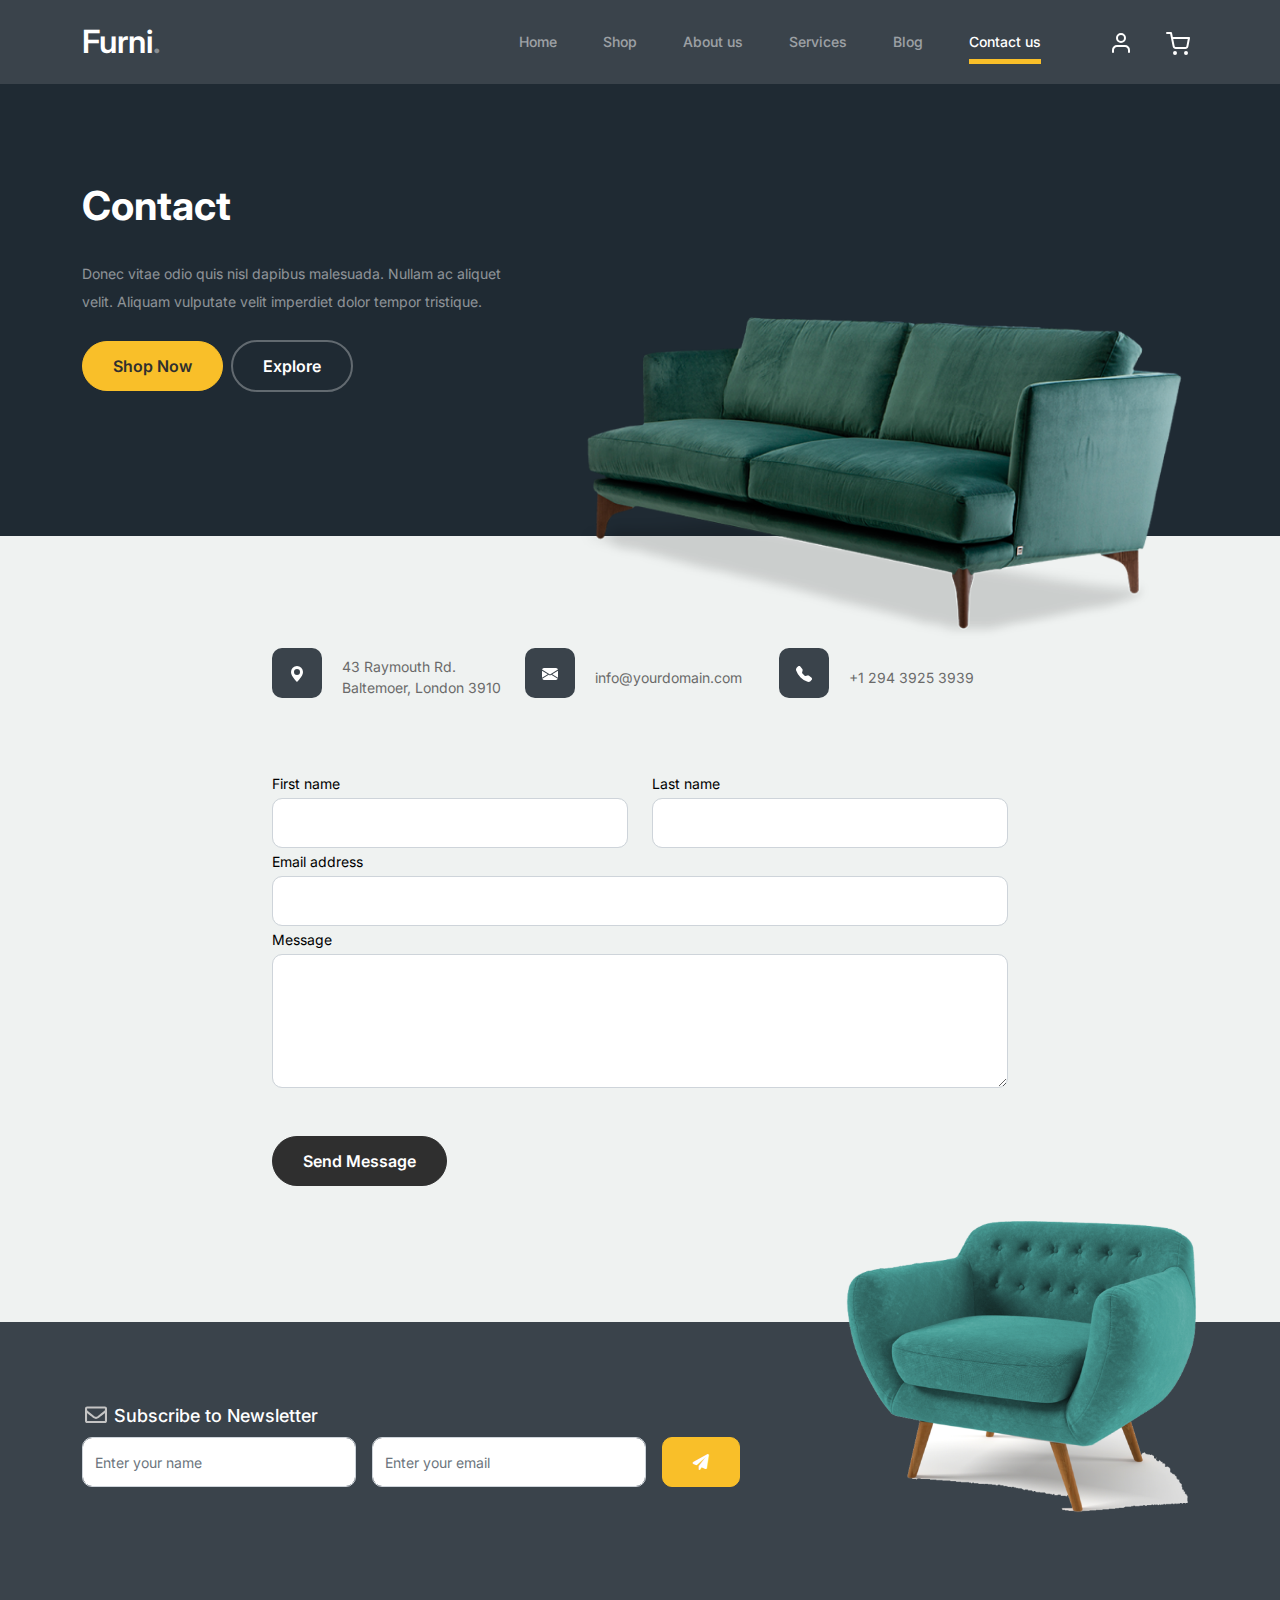
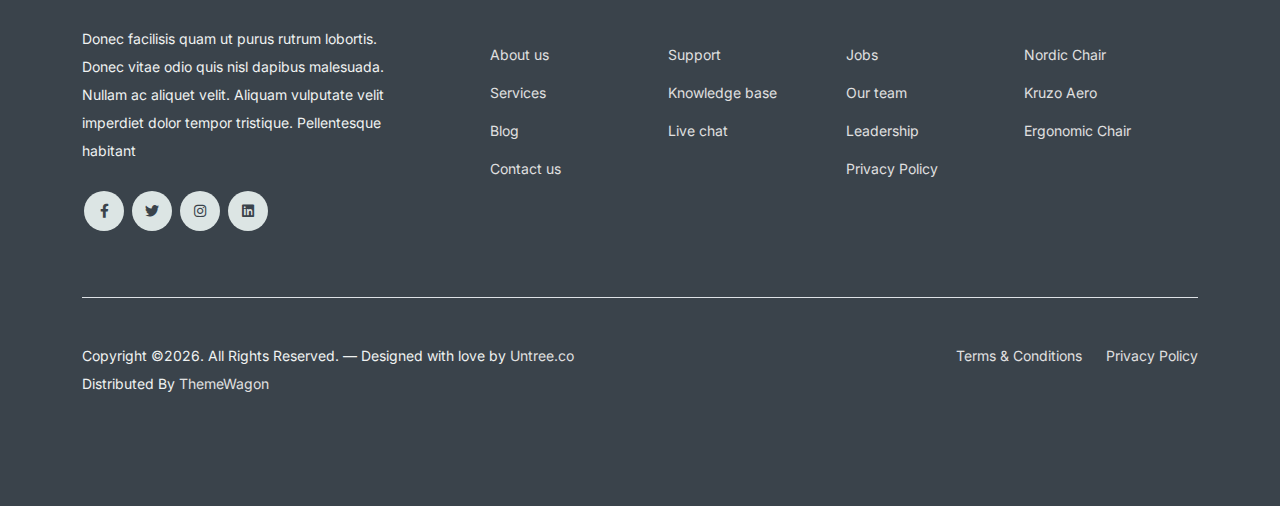
<file: contact.html>
<!-- /*
* Bootstrap 5
* Template Name: Furni
* Template Author: Untree.co
* Template URI: https://untree.co/
* License: https://creativecommons.org/licenses/by/3.0/
*/ -->
<!doctype html>
<html lang="en">
<head>
  <meta charset="utf-8">
  <meta name="viewport" content="width=device-width, initial-scale=1, shrink-to-fit=no">
  <meta name="author" content="Untree.co">
  <link rel="shortcut icon" href="favicon.png">

  <meta name="description" content="" />
  <meta name="keywords" content="bootstrap, bootstrap4" />

		<!-- Bootstrap CSS -->
		<link href="css/bootstrap.min.css" rel="stylesheet">
		<link href="https://cdnjs.cloudflare.com/ajax/libs/font-awesome/6.0.0-beta3/css/all.min.css" rel="stylesheet">
		<link href="css/tiny-slider.css" rel="stylesheet">
		<link href="css/style.css" rel="stylesheet">
		<title>Furni Free Bootstrap 5 Template for Furniture and Interior Design Websites by Untree.co </title>
	</head>

	<body>

		<!-- Start Header/Navigation -->
		<nav class="custom-navbar navbar navbar navbar-expand-md navbar-dark bg-dark" arial-label="Furni navigation bar">

			<div class="container">
				<a class="navbar-brand" href="index.html">Furni<span>.</span></a>

				<button class="navbar-toggler" type="button" data-bs-toggle="collapse" data-bs-target="#navbarsFurni" aria-controls="navbarsFurni" aria-expanded="false" aria-label="Toggle navigation">
					<span class="navbar-toggler-icon"></span>
				</button>

				<div class="collapse navbar-collapse" id="navbarsFurni">
					<ul class="custom-navbar-nav navbar-nav ms-auto mb-2 mb-md-0">
						<li class="nav-item">
							<a class="nav-link" href="index.html">Home</a>
						</li>
						<li><a class="nav-link" href="shop.html">Shop</a></li>
						<li><a class="nav-link" href="about.html">About us</a></li>
						<li><a class="nav-link" href="services.html">Services</a></li>
						<li><a class="nav-link" href="blog.html">Blog</a></li>
						<li class="active"><a class="nav-link" href="contact.html">Contact us</a></li>
					</ul>

					<ul class="custom-navbar-cta navbar-nav mb-2 mb-md-0 ms-5">
						<li><a class="nav-link" href="#"><img src="images/user.svg"></a></li>
						<li><a class="nav-link" href="cart.html"><img src="images/cart.svg"></a></li>
					</ul>
				</div>
			</div>
				
		</nav>
		<!-- End Header/Navigation -->

		<!-- Start Hero Section -->
			<div class="hero">
				<div class="container">
					<div class="row justify-content-between">
						<div class="col-lg-5">
							<div class="intro-excerpt">
								<h1>Contact</h1>
								<p class="mb-4">Donec vitae odio quis nisl dapibus malesuada. Nullam ac aliquet velit. Aliquam vulputate velit imperdiet dolor tempor tristique.</p>
								<p><a href="" class="btn btn-secondary me-2">Shop Now</a><a href="#" class="btn btn-white-outline">Explore</a></p>
							</div>
						</div>
						<div class="col-lg-7">
							<div class="hero-img-wrap">
								<img src="images/couch.png" class="img-fluid">
							</div>
						</div>
					</div>
				</div>
			</div>
		<!-- End Hero Section -->

		
		<!-- Start Contact Form -->
		<div class="untree_co-section">
      <div class="container">

        <div class="block">
          <div class="row justify-content-center">


            <div class="col-md-8 col-lg-8 pb-4">


              <div class="row mb-5">
                <div class="col-lg-4">
                  <div  class="service no-shadow align-items-center link horizontal d-flex active" data-aos="fade-left" data-aos-delay="0">
                    <div class="service-icon color-1 mb-4">
                      <svg xmlns="http://www.w3.org/2000/svg" width="16" height="16" fill="currentColor" class="bi bi-geo-alt-fill" viewBox="0 0 16 16">
                        <path d="M8 16s6-5.686 6-10A6 6 0 0 0 2 6c0 4.314 6 10 6 10zm0-7a3 3 0 1 1 0-6 3 3 0 0 1 0 6z"/>
                      </svg>
                    </div> <!-- /.icon -->
                    <div class="service-contents">
                      <p>43 Raymouth Rd. Baltemoer, London 3910</p>
                    </div> <!-- /.service-contents-->
                  </div> <!-- /.service -->
                </div>

                <div class="col-lg-4">
                  <div  class="service no-shadow align-items-center link horizontal d-flex active" data-aos="fade-left" data-aos-delay="0">
                    <div class="service-icon color-1 mb-4">
                      <svg xmlns="http://www.w3.org/2000/svg" width="16" height="16" fill="currentColor" class="bi bi-envelope-fill" viewBox="0 0 16 16">
                        <path d="M.05 3.555A2 2 0 0 1 2 2h12a2 2 0 0 1 1.95 1.555L8 8.414.05 3.555zM0 4.697v7.104l5.803-3.558L0 4.697zM6.761 8.83l-6.57 4.027A2 2 0 0 0 2 14h12a2 2 0 0 0 1.808-1.144l-6.57-4.027L8 9.586l-1.239-.757zm3.436-.586L16 11.801V4.697l-5.803 3.546z"/>
                      </svg>
                    </div> <!-- /.icon -->
                    <div class="service-contents">
                      <p>info@yourdomain.com</p>
                    </div> <!-- /.service-contents-->
                  </div> <!-- /.service -->
                </div>

                <div class="col-lg-4">
                  <div  class="service no-shadow align-items-center link horizontal d-flex active" data-aos="fade-left" data-aos-delay="0">
                    <div class="service-icon color-1 mb-4">
                      <svg xmlns="http://www.w3.org/2000/svg" width="16" height="16" fill="currentColor" class="bi bi-telephone-fill" viewBox="0 0 16 16">
                        <path fill-rule="evenodd" d="M1.885.511a1.745 1.745 0 0 1 2.61.163L6.29 2.98c.329.423.445.974.315 1.494l-.547 2.19a.678.678 0 0 0 .178.643l2.457 2.457a.678.678 0 0 0 .644.178l2.189-.547a1.745 1.745 0 0 1 1.494.315l2.306 1.794c.829.645.905 1.87.163 2.611l-1.034 1.034c-.74.74-1.846 1.065-2.877.702a18.634 18.634 0 0 1-7.01-4.42 18.634 18.634 0 0 1-4.42-7.009c-.362-1.03-.037-2.137.703-2.877L1.885.511z"/>
                      </svg>
                    </div> <!-- /.icon -->
                    <div class="service-contents">
                      <p>+1 294 3925 3939</p>
                    </div> <!-- /.service-contents-->
                  </div> <!-- /.service -->
                </div>
              </div>

              <form>
                <div class="row">
                  <div class="col-6">
                    <div class="form-group">
                      <label class="text-black" for="fname">First name</label>
                      <input type="text" class="form-control" id="fname">
                    </div>
                  </div>
                  <div class="col-6">
                    <div class="form-group">
                      <label class="text-black" for="lname">Last name</label>
                      <input type="text" class="form-control" id="lname">
                    </div>
                  </div>
                </div>
                <div class="form-group">
                  <label class="text-black" for="email">Email address</label>
                  <input type="email" class="form-control" id="email">
                </div>

                <div class="form-group mb-5">
                  <label class="text-black" for="message">Message</label>
                  <textarea name="" class="form-control" id="message" cols="30" rows="5"></textarea>
                </div>

                <button type="submit" class="btn btn-primary-hover-outline">Send Message</button>
              </form>

            </div>

          </div>

        </div>

      </div>


    </div>
  </div>

  <!-- End Contact Form -->

		

		<!-- Start Footer Section -->
		<footer class="footer-section">
			<div class="container relative">

				<div class="sofa-img">
					<img src="images/sofa.png" alt="Image" class="img-fluid">
				</div>

				<div class="row">
					<div class="col-lg-8">
						<div class="subscription-form">
							<h3 class="d-flex align-items-center"><span class="me-1"><img src="images/envelope-outline.svg" alt="Image" class="img-fluid"></span><span>Subscribe to Newsletter</span></h3>

							<form action="#" class="row g-3">
								<div class="col-auto">
									<input type="text" class="form-control" placeholder="Enter your name">
								</div>
								<div class="col-auto">
									<input type="email" class="form-control" placeholder="Enter your email">
								</div>
								<div class="col-auto">
									<button class="btn btn-primary">
										<span class="fa fa-paper-plane"></span>
									</button>
								</div>
							</form>

						</div>
					</div>
				</div>

				<div class="row g-5 mb-5">
					<div class="col-lg-4">
						<div class="mb-4 footer-logo-wrap"><a href="#" class="footer-logo">Furni<span>.</span></a></div>
						<p class="mb-4">Donec facilisis quam ut purus rutrum lobortis. Donec vitae odio quis nisl dapibus malesuada. Nullam ac aliquet velit. Aliquam vulputate velit imperdiet dolor tempor tristique. Pellentesque habitant</p>

						<ul class="list-unstyled custom-social">
							<li><a href="#"><span class="fa fa-brands fa-facebook-f"></span></a></li>
							<li><a href="#"><span class="fa fa-brands fa-twitter"></span></a></li>
							<li><a href="#"><span class="fa fa-brands fa-instagram"></span></a></li>
							<li><a href="#"><span class="fa fa-brands fa-linkedin"></span></a></li>
						</ul>
					</div>

					<div class="col-lg-8">
						<div class="row links-wrap">
							<div class="col-6 col-sm-6 col-md-3">
								<ul class="list-unstyled">
									<li><a href="#">About us</a></li>
									<li><a href="#">Services</a></li>
									<li><a href="#">Blog</a></li>
									<li><a href="#">Contact us</a></li>
								</ul>
							</div>

							<div class="col-6 col-sm-6 col-md-3">
								<ul class="list-unstyled">
									<li><a href="#">Support</a></li>
									<li><a href="#">Knowledge base</a></li>
									<li><a href="#">Live chat</a></li>
								</ul>
							</div>

							<div class="col-6 col-sm-6 col-md-3">
								<ul class="list-unstyled">
									<li><a href="#">Jobs</a></li>
									<li><a href="#">Our team</a></li>
									<li><a href="#">Leadership</a></li>
									<li><a href="#">Privacy Policy</a></li>
								</ul>
							</div>

							<div class="col-6 col-sm-6 col-md-3">
								<ul class="list-unstyled">
									<li><a href="#">Nordic Chair</a></li>
									<li><a href="#">Kruzo Aero</a></li>
									<li><a href="#">Ergonomic Chair</a></li>
								</ul>
							</div>
						</div>
					</div>

				</div>

				<div class="border-top copyright">
					<div class="row pt-4">
						<div class="col-lg-6">
							<p class="mb-2 text-center text-lg-start">Copyright &copy;<script>document.write(new Date().getFullYear());</script>. All Rights Reserved. &mdash; Designed with love by <a href="https://untree.co">Untree.co</a> Distributed By <a hreff="https://themewagon.com">ThemeWagon</a>  <!-- License information: https://untree.co/license/ -->
            </p>
						</div>

						<div class="col-lg-6 text-center text-lg-end">
							<ul class="list-unstyled d-inline-flex ms-auto">
								<li class="me-4"><a href="#">Terms &amp; Conditions</a></li>
								<li><a href="#">Privacy Policy</a></li>
							</ul>
						</div>

					</div>
				</div>

			</div>
		</footer>
		<!-- End Footer Section -->	


		<script src="js/bootstrap.bundle.min.js"></script>
		<script src="js/tiny-slider.js"></script>
		<script src="js/custom.js"></script>
	</body>

</html>
</file>
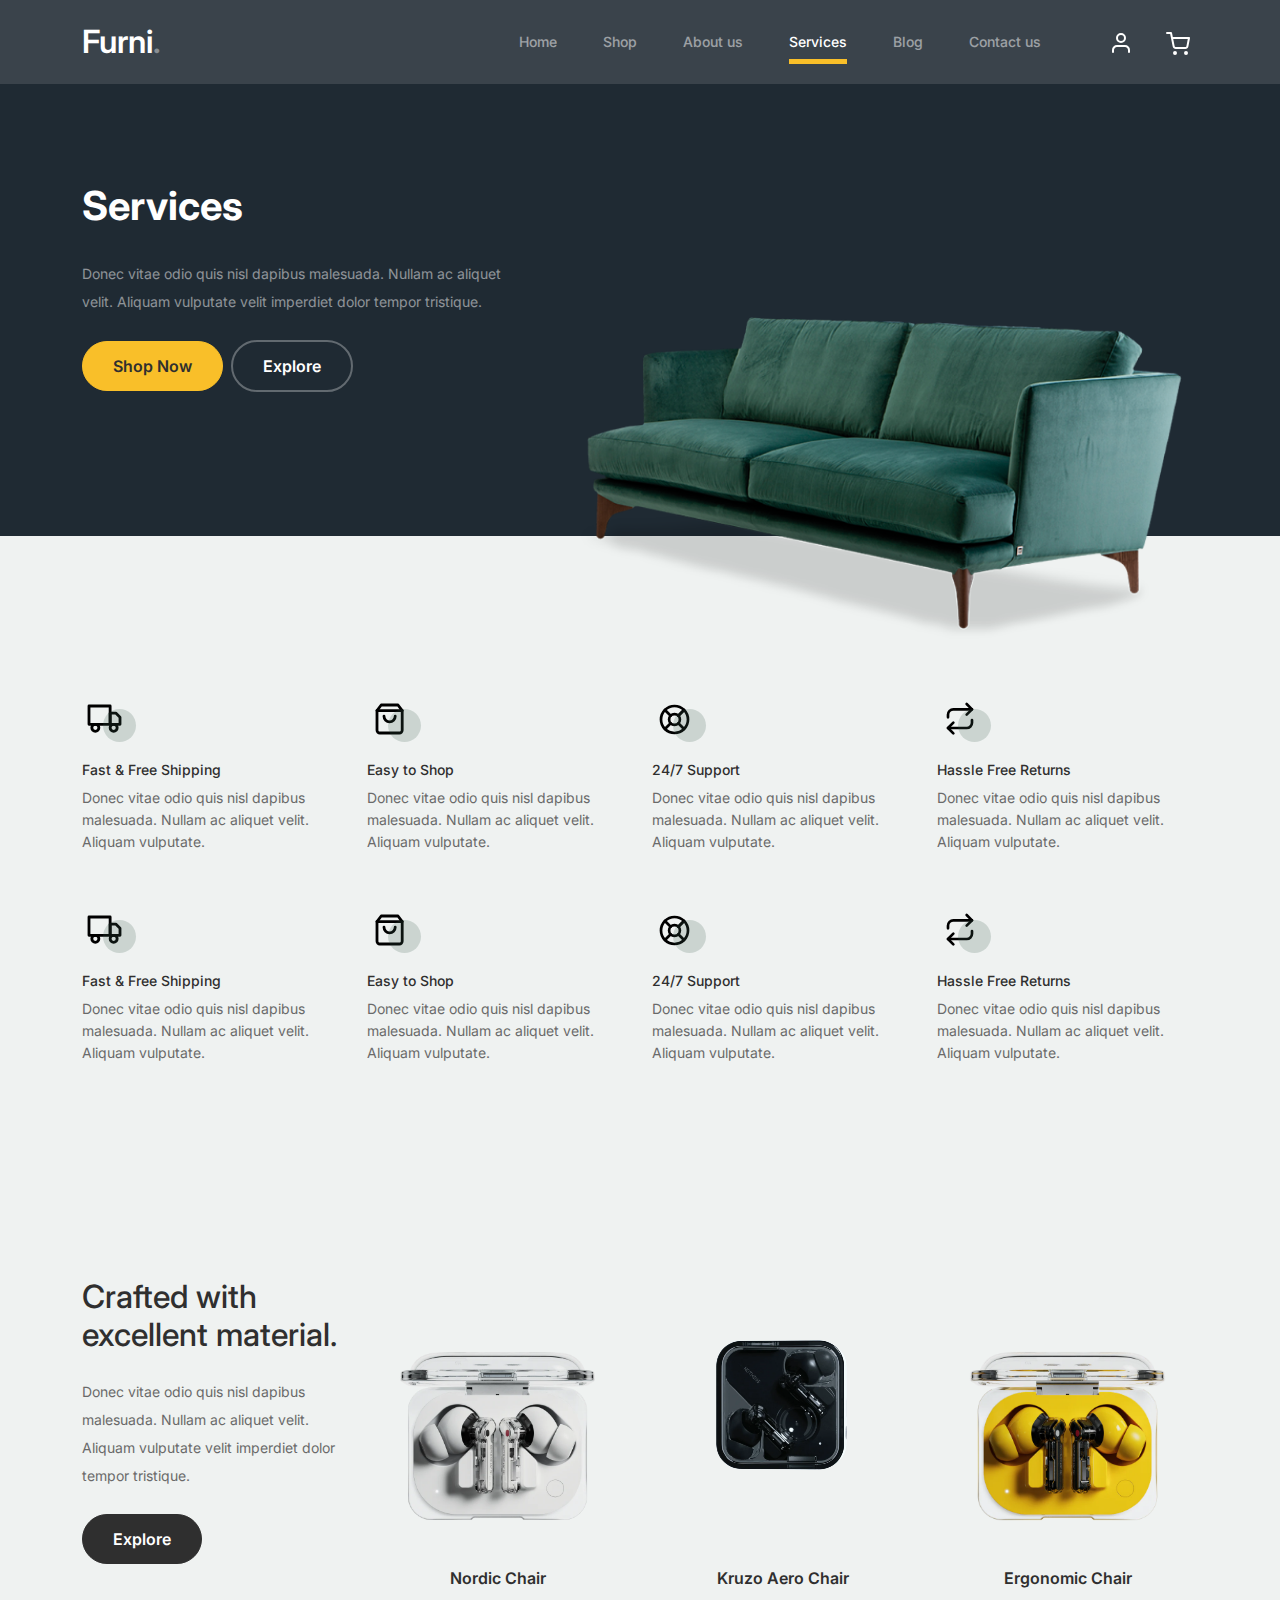
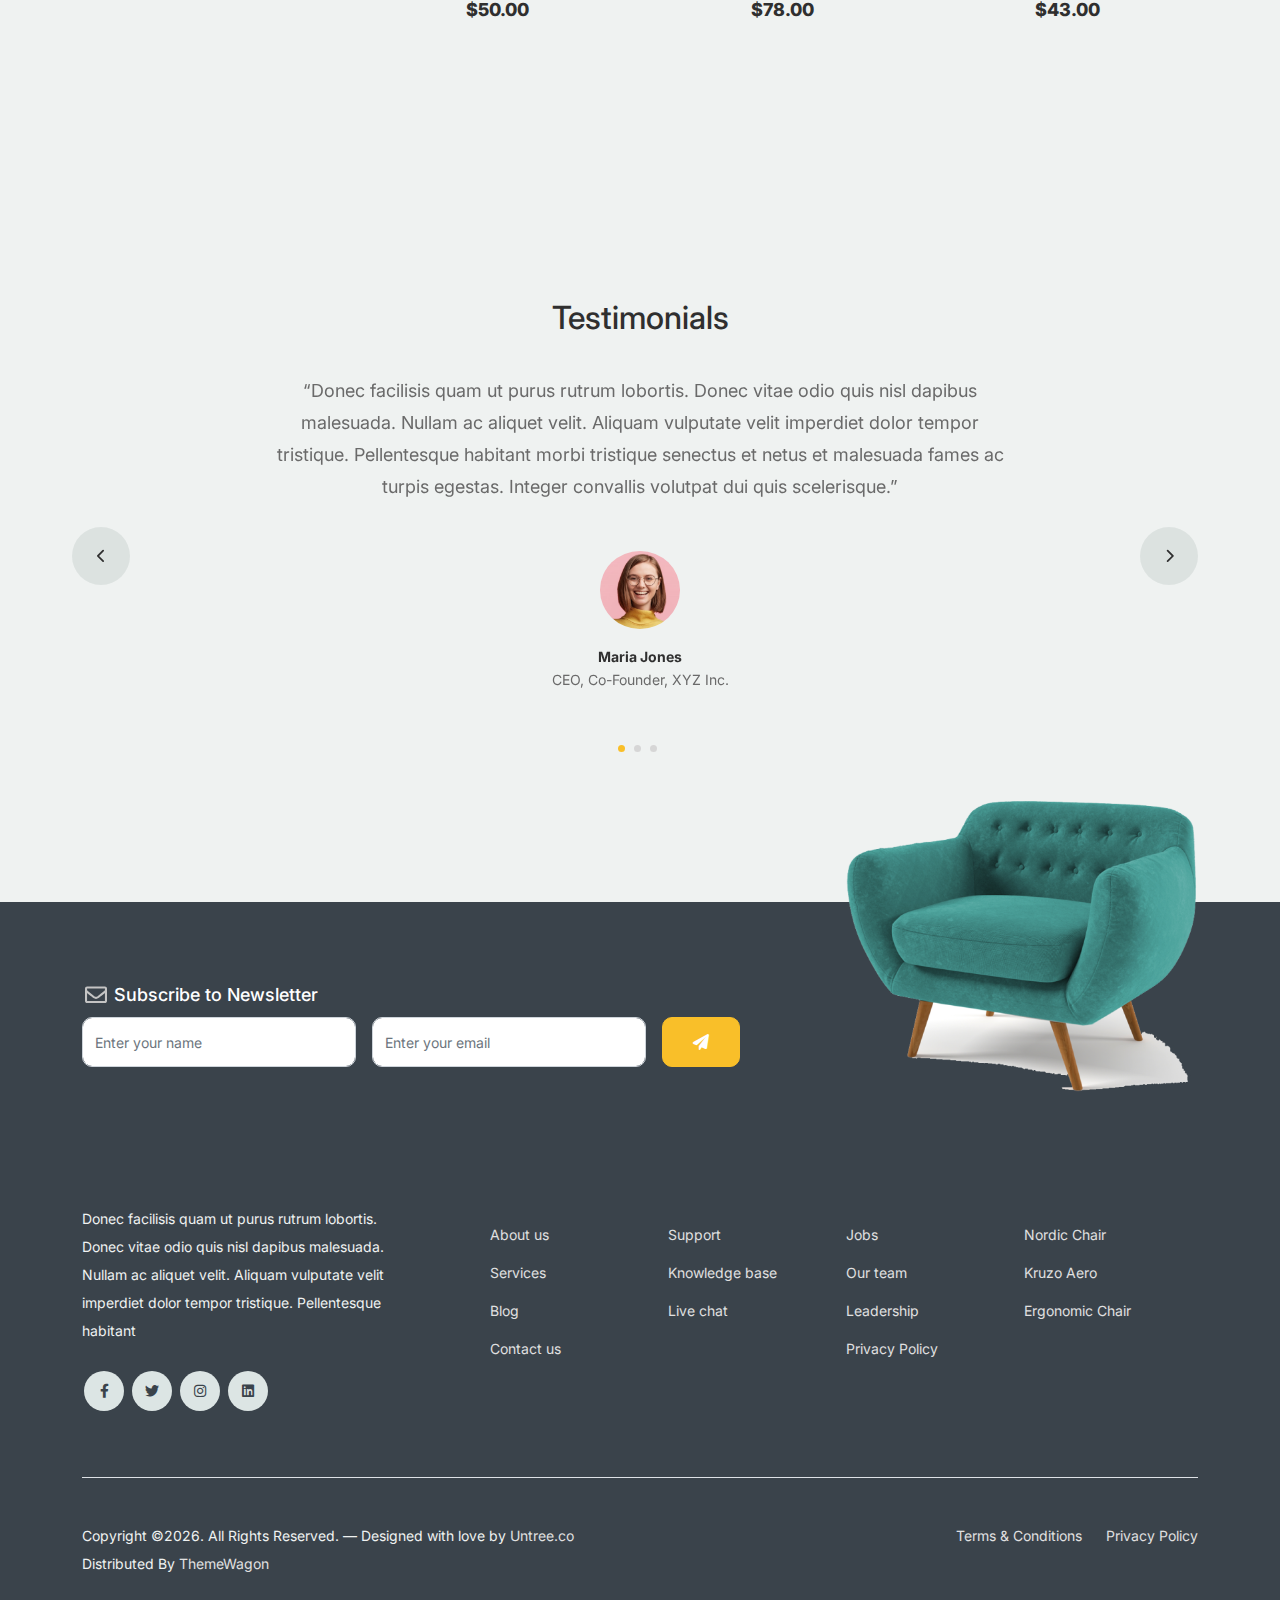
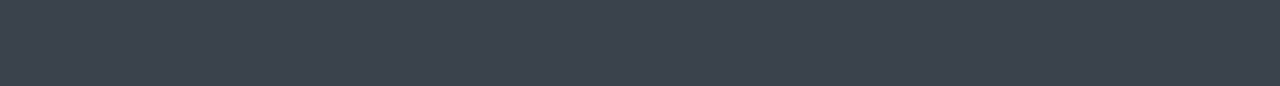
<file: services.html>
<!-- /*
* Bootstrap 5
* Template Name: Furni
* Template Author: Untree.co
* Template URI: https://untree.co/
* License: https://creativecommons.org/licenses/by/3.0/
*/ -->
<!doctype html>
<html lang="en">
<head>
  <meta charset="utf-8">
  <meta name="viewport" content="width=device-width, initial-scale=1, shrink-to-fit=no">
  <meta name="author" content="Untree.co">
  <link rel="shortcut icon" href="favicon.png">

  <meta name="description" content="" />
  <meta name="keywords" content="bootstrap, bootstrap4" />

		<!-- Bootstrap CSS -->
		<link href="css/bootstrap.min.css" rel="stylesheet">
		<link href="https://cdnjs.cloudflare.com/ajax/libs/font-awesome/6.0.0-beta3/css/all.min.css" rel="stylesheet">
		<link href="css/tiny-slider.css" rel="stylesheet">
		<link href="css/style.css" rel="stylesheet">
		<title>Furni Free Bootstrap 5 Template for Furniture and Interior Design Websites by Untree.co </title>
	</head>

	<body>

		<!-- Start Header/Navigation -->
		<nav class="custom-navbar navbar navbar navbar-expand-md navbar-dark bg-dark" arial-label="Furni navigation bar">

			<div class="container">
				<a class="navbar-brand" href="index.html">Furni<span>.</span></a>

				<button class="navbar-toggler" type="button" data-bs-toggle="collapse" data-bs-target="#navbarsFurni" aria-controls="navbarsFurni" aria-expanded="false" aria-label="Toggle navigation">
					<span class="navbar-toggler-icon"></span>
				</button>

				<div class="collapse navbar-collapse" id="navbarsFurni">
					<ul class="custom-navbar-nav navbar-nav ms-auto mb-2 mb-md-0">
						<li class="nav-item">
							<a class="nav-link" href="index.html">Home</a>
						</li>
						<li><a class="nav-link" href="shop.html">Shop</a></li>
						<li><a class="nav-link" href="about.html">About us</a></li>
						<li class="active"><a class="nav-link" href="services.html">Services</a></li>
						<li><a class="nav-link" href="blog.html">Blog</a></li>
						<li><a class="nav-link" href="contact.html">Contact us</a></li>
					</ul>

					<ul class="custom-navbar-cta navbar-nav mb-2 mb-md-0 ms-5">
						<li><a class="nav-link" href="#"><img src="images/user.svg"></a></li>
						<li><a class="nav-link" href="cart.html"><img src="images/cart.svg"></a></li>
					</ul>
				</div>
			</div>
				
		</nav>
		<!-- End Header/Navigation -->

		<!-- Start Hero Section -->
			<div class="hero">
				<div class="container">
					<div class="row justify-content-between">
						<div class="col-lg-5">
							<div class="intro-excerpt">
								<h1>Services</h1>
								<p class="mb-4">Donec vitae odio quis nisl dapibus malesuada. Nullam ac aliquet velit. Aliquam vulputate velit imperdiet dolor tempor tristique.</p>
								<p><a href="" class="btn btn-secondary me-2">Shop Now</a><a href="#" class="btn btn-white-outline">Explore</a></p>
							</div>
						</div>
						<div class="col-lg-7">
							<div class="hero-img-wrap">
								<img src="images/couch.png" class="img-fluid">
							</div>
						</div>
					</div>
				</div>
			</div>
		<!-- End Hero Section -->

		

		<!-- Start Why Choose Us Section -->
		<div class="why-choose-section">
			<div class="container">
				
				
				<div class="row my-5">
					<div class="col-6 col-md-6 col-lg-3 mb-4">
						<div class="feature">
							<div class="icon">
								<img src="images/truck.svg" alt="Image" class="imf-fluid">
							</div>
							<h3>Fast &amp; Free Shipping</h3>
							<p>Donec vitae odio quis nisl dapibus malesuada. Nullam ac aliquet velit. Aliquam vulputate.</p>
						</div>
					</div>

					<div class="col-6 col-md-6 col-lg-3 mb-4">
						<div class="feature">
							<div class="icon">
								<img src="images/bag.svg" alt="Image" class="imf-fluid">
							</div>
							<h3>Easy to Shop</h3>
							<p>Donec vitae odio quis nisl dapibus malesuada. Nullam ac aliquet velit. Aliquam vulputate.</p>
						</div>
					</div>

					<div class="col-6 col-md-6 col-lg-3 mb-4">
						<div class="feature">
							<div class="icon">
								<img src="images/support.svg" alt="Image" class="imf-fluid">
							</div>
							<h3>24/7 Support</h3>
							<p>Donec vitae odio quis nisl dapibus malesuada. Nullam ac aliquet velit. Aliquam vulputate.</p>
						</div>
					</div>

					<div class="col-6 col-md-6 col-lg-3 mb-4">
						<div class="feature">
							<div class="icon">
								<img src="images/return.svg" alt="Image" class="imf-fluid">
							</div>
							<h3>Hassle Free Returns</h3>
							<p>Donec vitae odio quis nisl dapibus malesuada. Nullam ac aliquet velit. Aliquam vulputate.</p>
						</div>
					</div>

					<div class="col-6 col-md-6 col-lg-3 mb-4">
						<div class="feature">
							<div class="icon">
								<img src="images/truck.svg" alt="Image" class="imf-fluid">
							</div>
							<h3>Fast &amp; Free Shipping</h3>
							<p>Donec vitae odio quis nisl dapibus malesuada. Nullam ac aliquet velit. Aliquam vulputate.</p>
						</div>
					</div>

					<div class="col-6 col-md-6 col-lg-3 mb-4">
						<div class="feature">
							<div class="icon">
								<img src="images/bag.svg" alt="Image" class="imf-fluid">
							</div>
							<h3>Easy to Shop</h3>
							<p>Donec vitae odio quis nisl dapibus malesuada. Nullam ac aliquet velit. Aliquam vulputate.</p>
						</div>
					</div>

					<div class="col-6 col-md-6 col-lg-3 mb-4">
						<div class="feature">
							<div class="icon">
								<img src="images/support.svg" alt="Image" class="imf-fluid">
							</div>
							<h3>24/7 Support</h3>
							<p>Donec vitae odio quis nisl dapibus malesuada. Nullam ac aliquet velit. Aliquam vulputate.</p>
						</div>
					</div>

					<div class="col-6 col-md-6 col-lg-3 mb-4">
						<div class="feature">
							<div class="icon">
								<img src="images/return.svg" alt="Image" class="imf-fluid">
							</div>
							<h3>Hassle Free Returns</h3>
							<p>Donec vitae odio quis nisl dapibus malesuada. Nullam ac aliquet velit. Aliquam vulputate.</p>
						</div>
					</div>

				</div>
			
			</div>
		</div>
		<!-- End Why Choose Us Section -->

		<!-- Start Product Section -->
		<div class="product-section pt-0">
			<div class="container">
				<div class="row">

					<!-- Start Column 1 -->
					<div class="col-md-12 col-lg-3 mb-5 mb-lg-0">
						<h2 class="mb-4 section-title">Crafted with excellent material.</h2>
						<p class="mb-4">Donec vitae odio quis nisl dapibus malesuada. Nullam ac aliquet velit. Aliquam vulputate velit imperdiet dolor tempor tristique. </p>
						<p><a href="#" class="btn">Explore</a></p>
					</div> 
					<!-- End Column 1 -->

					<!-- Start Column 2 -->
					<div class="col-12 col-md-4 col-lg-3 mb-5 mb-md-0">
						<a class="product-item" href="#">
							<img src="images/product-1.png" class="img-fluid product-thumbnail">
							<h3 class="product-title">Nordic Chair</h3>
							<strong class="product-price">$50.00</strong>

							<span class="icon-cross">
								<img src="images/cross.svg" class="img-fluid">
							</span>
						</a>
					</div> 
					<!-- End Column 2 -->

					<!-- Start Column 3 -->
					<div class="col-12 col-md-4 col-lg-3 mb-5 mb-md-0">
						<a class="product-item" href="#">
							<img src="images/product-2.png" class="img-fluid product-thumbnail">
							<h3 class="product-title">Kruzo Aero Chair</h3>
							<strong class="product-price">$78.00</strong>

							<span class="icon-cross">
								<img src="images/cross.svg" class="img-fluid">
							</span>
						</a>
					</div>
					<!-- End Column 3 -->

					<!-- Start Column 4 -->
					<div class="col-12 col-md-4 col-lg-3 mb-5 mb-md-0">
						<a class="product-item" href="#">
							<img src="images/product-3.png" class="img-fluid product-thumbnail">
							<h3 class="product-title">Ergonomic Chair</h3>
							<strong class="product-price">$43.00</strong>

							<span class="icon-cross">
								<img src="images/cross.svg" class="img-fluid">
							</span>
						</a>
					</div>
					<!-- End Column 4 -->

				</div>
			</div>
		</div>
		<!-- End Product Section -->

		

		<!-- Start Testimonial Slider -->
		<div class="testimonial-section before-footer-section">
			<div class="container">
				<div class="row">
					<div class="col-lg-7 mx-auto text-center">
						<h2 class="section-title">Testimonials</h2>
					</div>
				</div>

				<div class="row justify-content-center">
					<div class="col-lg-12">
						<div class="testimonial-slider-wrap text-center">

							<div id="testimonial-nav">
								<span class="prev" data-controls="prev"><span class="fa fa-chevron-left"></span></span>
								<span class="next" data-controls="next"><span class="fa fa-chevron-right"></span></span>
							</div>

							<div class="testimonial-slider">
								
								<div class="item">
									<div class="row justify-content-center">
										<div class="col-lg-8 mx-auto">

											<div class="testimonial-block text-center">
												<blockquote class="mb-5">
													<p>&ldquo;Donec facilisis quam ut purus rutrum lobortis. Donec vitae odio quis nisl dapibus malesuada. Nullam ac aliquet velit. Aliquam vulputate velit imperdiet dolor tempor tristique. Pellentesque habitant morbi tristique senectus et netus et malesuada fames ac turpis egestas. Integer convallis volutpat dui quis scelerisque.&rdquo;</p>
												</blockquote>

												<div class="author-info">
													<div class="author-pic">
														<img src="images/person-1.png" alt="Maria Jones" class="img-fluid">
													</div>
													<h3 class="font-weight-bold">Maria Jones</h3>
													<span class="position d-block mb-3">CEO, Co-Founder, XYZ Inc.</span>
												</div>
											</div>

										</div>
									</div>
								</div> 
								<!-- END item -->

								<div class="item">
									<div class="row justify-content-center">
										<div class="col-lg-8 mx-auto">

											<div class="testimonial-block text-center">
												<blockquote class="mb-5">
													<p>&ldquo;Donec facilisis quam ut purus rutrum lobortis. Donec vitae odio quis nisl dapibus malesuada. Nullam ac aliquet velit. Aliquam vulputate velit imperdiet dolor tempor tristique. Pellentesque habitant morbi tristique senectus et netus et malesuada fames ac turpis egestas. Integer convallis volutpat dui quis scelerisque.&rdquo;</p>
												</blockquote>

												<div class="author-info">
													<div class="author-pic">
														<img src="images/person-1.png" alt="Maria Jones" class="img-fluid">
													</div>
													<h3 class="font-weight-bold">Maria Jones</h3>
													<span class="position d-block mb-3">CEO, Co-Founder, XYZ Inc.</span>
												</div>
											</div>

										</div>
									</div>
								</div> 
								<!-- END item -->

								<div class="item">
									<div class="row justify-content-center">
										<div class="col-lg-8 mx-auto">

											<div class="testimonial-block text-center">
												<blockquote class="mb-5">
													<p>&ldquo;Donec facilisis quam ut purus rutrum lobortis. Donec vitae odio quis nisl dapibus malesuada. Nullam ac aliquet velit. Aliquam vulputate velit imperdiet dolor tempor tristique. Pellentesque habitant morbi tristique senectus et netus et malesuada fames ac turpis egestas. Integer convallis volutpat dui quis scelerisque.&rdquo;</p>
												</blockquote>

												<div class="author-info">
													<div class="author-pic">
														<img src="images/person-1.png" alt="Maria Jones" class="img-fluid">
													</div>
													<h3 class="font-weight-bold">Maria Jones</h3>
													<span class="position d-block mb-3">CEO, Co-Founder, XYZ Inc.</span>
												</div>
											</div>

										</div>
									</div>
								</div> 
								<!-- END item -->

							</div>

						</div>
					</div>
				</div>
			</div>
		</div>
		<!-- End Testimonial Slider -->

		

		<!-- Start Footer Section -->
		<footer class="footer-section">
			<div class="container relative">

				<div class="sofa-img">
					<img src="images/sofa.png" alt="Image" class="img-fluid">
				</div>

				<div class="row">
					<div class="col-lg-8">
						<div class="subscription-form">
							<h3 class="d-flex align-items-center"><span class="me-1"><img src="images/envelope-outline.svg" alt="Image" class="img-fluid"></span><span>Subscribe to Newsletter</span></h3>

							<form action="#" class="row g-3">
								<div class="col-auto">
									<input type="text" class="form-control" placeholder="Enter your name">
								</div>
								<div class="col-auto">
									<input type="email" class="form-control" placeholder="Enter your email">
								</div>
								<div class="col-auto">
									<button class="btn btn-primary">
										<span class="fa fa-paper-plane"></span>
									</button>
								</div>
							</form>

						</div>
					</div>
				</div>

				<div class="row g-5 mb-5">
					<div class="col-lg-4">
						<div class="mb-4 footer-logo-wrap"><a href="#" class="footer-logo">Furni<span>.</span></a></div>
						<p class="mb-4">Donec facilisis quam ut purus rutrum lobortis. Donec vitae odio quis nisl dapibus malesuada. Nullam ac aliquet velit. Aliquam vulputate velit imperdiet dolor tempor tristique. Pellentesque habitant</p>

						<ul class="list-unstyled custom-social">
							<li><a href="#"><span class="fa fa-brands fa-facebook-f"></span></a></li>
							<li><a href="#"><span class="fa fa-brands fa-twitter"></span></a></li>
							<li><a href="#"><span class="fa fa-brands fa-instagram"></span></a></li>
							<li><a href="#"><span class="fa fa-brands fa-linkedin"></span></a></li>
						</ul>
					</div>

					<div class="col-lg-8">
						<div class="row links-wrap">
							<div class="col-6 col-sm-6 col-md-3">
								<ul class="list-unstyled">
									<li><a href="#">About us</a></li>
									<li><a href="#">Services</a></li>
									<li><a href="#">Blog</a></li>
									<li><a href="#">Contact us</a></li>
								</ul>
							</div>

							<div class="col-6 col-sm-6 col-md-3">
								<ul class="list-unstyled">
									<li><a href="#">Support</a></li>
									<li><a href="#">Knowledge base</a></li>
									<li><a href="#">Live chat</a></li>
								</ul>
							</div>

							<div class="col-6 col-sm-6 col-md-3">
								<ul class="list-unstyled">
									<li><a href="#">Jobs</a></li>
									<li><a href="#">Our team</a></li>
									<li><a href="#">Leadership</a></li>
									<li><a href="#">Privacy Policy</a></li>
								</ul>
							</div>

							<div class="col-6 col-sm-6 col-md-3">
								<ul class="list-unstyled">
									<li><a href="#">Nordic Chair</a></li>
									<li><a href="#">Kruzo Aero</a></li>
									<li><a href="#">Ergonomic Chair</a></li>
								</ul>
							</div>
						</div>
					</div>

				</div>

				<div class="border-top copyright">
					<div class="row pt-4">
						<div class="col-lg-6">
							<p class="mb-2 text-center text-lg-start">Copyright &copy;<script>document.write(new Date().getFullYear());</script>. All Rights Reserved. &mdash; Designed with love by <a href="https://untree.co">Untree.co</a> Distributed By <a hreff="https://themewagon.com">ThemeWagon</a> <!-- License information: https://untree.co/license/ -->
            </p>
						</div>

						<div class="col-lg-6 text-center text-lg-end">
							<ul class="list-unstyled d-inline-flex ms-auto">
								<li class="me-4"><a href="#">Terms &amp; Conditions</a></li>
								<li><a href="#">Privacy Policy</a></li>
							</ul>
						</div>

					</div>
				</div>

			</div>
		</footer>
		<!-- End Footer Section -->	


		<script src="js/bootstrap.bundle.min.js"></script>
		<script src="js/tiny-slider.js"></script>
		<script src="js/custom.js"></script>
	</body>

</html>
</file>
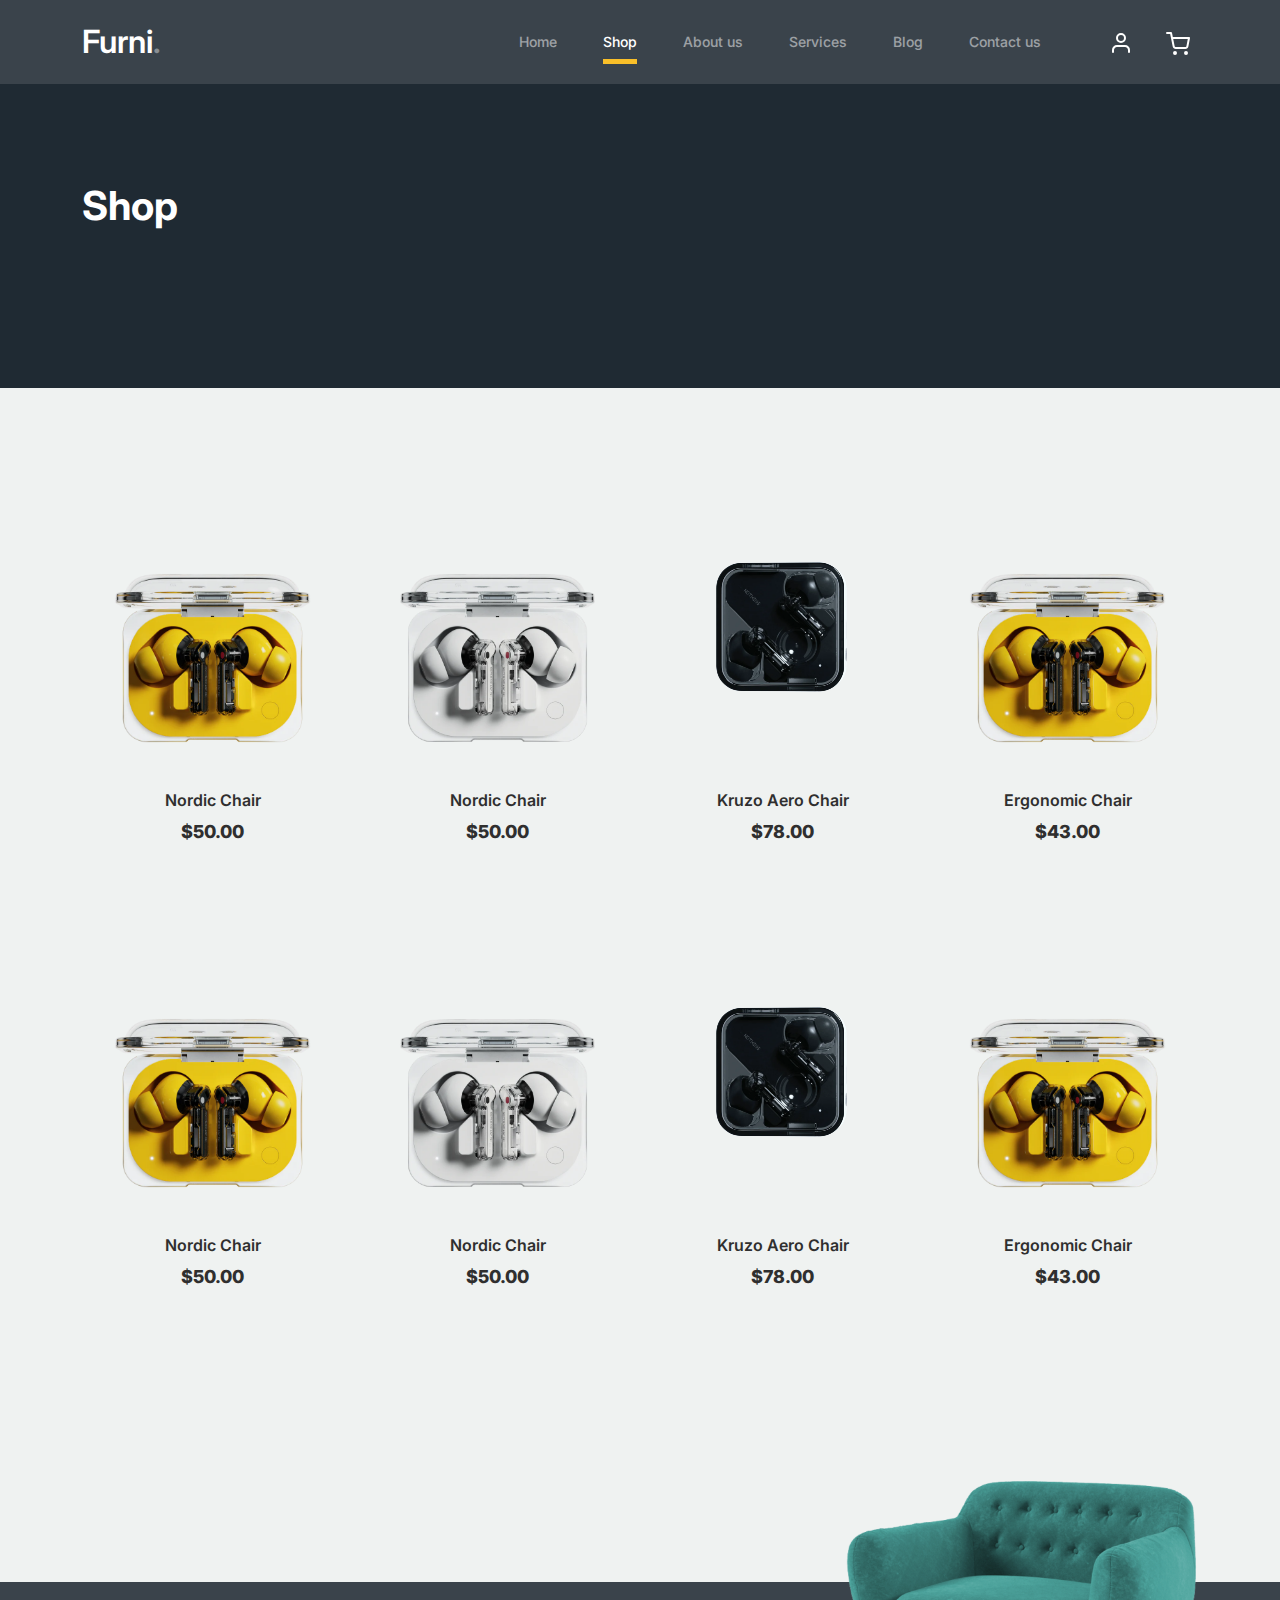
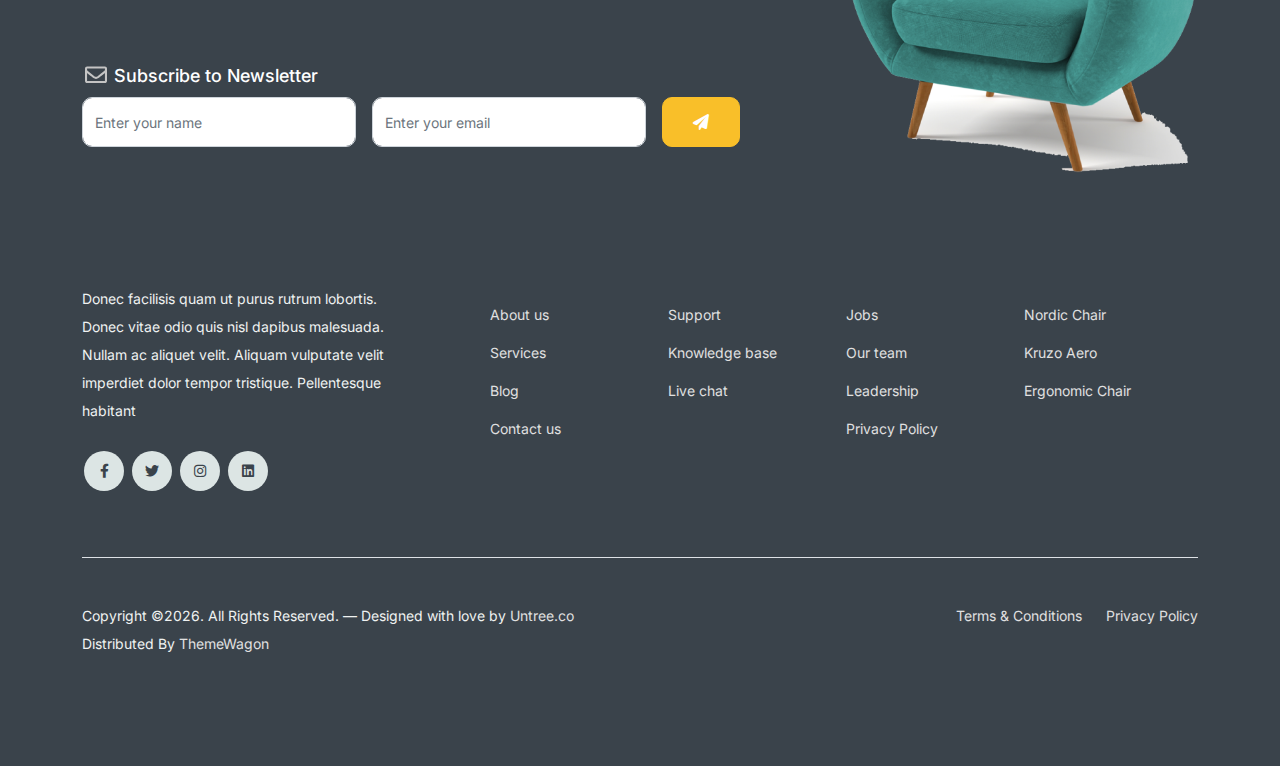
<file: shop.html>
<!-- /*
* Bootstrap 5
* Template Name: Furni
* Template Author: Untree.co
* Template URI: https://untree.co/
* License: https://creativecommons.org/licenses/by/3.0/
*/ -->
<!doctype html>
<html lang="en">
<head>
  <meta charset="utf-8">
  <meta name="viewport" content="width=device-width, initial-scale=1, shrink-to-fit=no">
  <meta name="author" content="Untree.co">
  <link rel="shortcut icon" href="favicon.png">

  <meta name="description" content="" />
  <meta name="keywords" content="bootstrap, bootstrap4" />

		<!-- Bootstrap CSS -->
		<link href="css/bootstrap.min.css" rel="stylesheet">
		<link href="https://cdnjs.cloudflare.com/ajax/libs/font-awesome/6.0.0-beta3/css/all.min.css" rel="stylesheet">
		<link href="css/tiny-slider.css" rel="stylesheet">
		<link href="css/style.css" rel="stylesheet">
		<title>Furni Free Bootstrap 5 Template for Furniture and Interior Design Websites by Untree.co </title>
	</head>

	<body>

		<!-- Start Header/Navigation -->
		<nav class="custom-navbar navbar navbar navbar-expand-md navbar-dark bg-dark" arial-label="Furni navigation bar">

			<div class="container">
				<a class="navbar-brand" href="index.html">Furni<span>.</span></a>

				<button class="navbar-toggler" type="button" data-bs-toggle="collapse" data-bs-target="#navbarsFurni" aria-controls="navbarsFurni" aria-expanded="false" aria-label="Toggle navigation">
					<span class="navbar-toggler-icon"></span>
				</button>

				<div class="collapse navbar-collapse" id="navbarsFurni">
					<ul class="custom-navbar-nav navbar-nav ms-auto mb-2 mb-md-0">
						<li class="nav-item ">
							<a class="nav-link" href="index.html">Home</a>
						</li>
						<li class="active"><a class="nav-link" href="shop.html">Shop</a></li>
						<li><a class="nav-link" href="about.html">About us</a></li>
						<li><a class="nav-link" href="services.html">Services</a></li>
						<li><a class="nav-link" href="blog.html">Blog</a></li>
						<li><a class="nav-link" href="contact.html">Contact us</a></li>
					</ul>

					<ul class="custom-navbar-cta navbar-nav mb-2 mb-md-0 ms-5">
						<li><a class="nav-link" href="#"><img src="images/user.svg"></a></li>
						<li><a class="nav-link" href="cart.html"><img src="images/cart.svg"></a></li>
					</ul>
				</div>
			</div>
				
		</nav>
		<!-- End Header/Navigation -->

		<!-- Start Hero Section -->
			<div class="hero">
				<div class="container">
					<div class="row justify-content-between">
						<div class="col-lg-5">
							<div class="intro-excerpt">
								<h1>Shop</h1>
							</div>
						</div>
						<div class="col-lg-7">
							
						</div>
					</div>
				</div>
			</div>
		<!-- End Hero Section -->

		

		<div class="untree_co-section product-section before-footer-section">
		    <div class="container">
		      	<div class="row">

		      		<!-- Start Column 1 -->
					<div class="col-12 col-md-4 col-lg-3 mb-5">
						<a class="product-item" href="#">
							<img src="images/product-3.png" class="img-fluid product-thumbnail">
							<h3 class="product-title">Nordic Chair</h3>
							<strong class="product-price">$50.00</strong>

							<span class="icon-cross">
								<img src="images/cross.svg" class="img-fluid">
							</span>
						</a>
					</div> 
					<!-- End Column 1 -->
						
					<!-- Start Column 2 -->
					<div class="col-12 col-md-4 col-lg-3 mb-5">
						<a class="product-item" href="#">
							<img src="images/product-1.png" class="img-fluid product-thumbnail">
							<h3 class="product-title">Nordic Chair</h3>
							<strong class="product-price">$50.00</strong>

							<span class="icon-cross">
								<img src="images/cross.svg" class="img-fluid">
							</span>
						</a>
					</div> 
					<!-- End Column 2 -->

					<!-- Start Column 3 -->
					<div class="col-12 col-md-4 col-lg-3 mb-5">
						<a class="product-item" href="#">
							<img src="images/product-2.png" class="img-fluid product-thumbnail">
							<h3 class="product-title">Kruzo Aero Chair</h3>
							<strong class="product-price">$78.00</strong>

							<span class="icon-cross">
								<img src="images/cross.svg" class="img-fluid">
							</span>
						</a>
					</div>
					<!-- End Column 3 -->

					<!-- Start Column 4 -->
					<div class="col-12 col-md-4 col-lg-3 mb-5">
						<a class="product-item" href="#">
							<img src="images/product-3.png" class="img-fluid product-thumbnail">
							<h3 class="product-title">Ergonomic Chair</h3>
							<strong class="product-price">$43.00</strong>

							<span class="icon-cross">
								<img src="images/cross.svg" class="img-fluid">
							</span>
						</a>
					</div>
					<!-- End Column 4 -->


					<!-- Start Column 1 -->
					<div class="col-12 col-md-4 col-lg-3 mb-5">
						<a class="product-item" href="#">
							<img src="images/product-3.png" class="img-fluid product-thumbnail">
							<h3 class="product-title">Nordic Chair</h3>
							<strong class="product-price">$50.00</strong>

							<span class="icon-cross">
								<img src="images/cross.svg" class="img-fluid">
							</span>
						</a>
					</div> 
					<!-- End Column 1 -->
						
					<!-- Start Column 2 -->
					<div class="col-12 col-md-4 col-lg-3 mb-5">
						<a class="product-item" href="#">
							<img src="images/product-1.png" class="img-fluid product-thumbnail">
							<h3 class="product-title">Nordic Chair</h3>
							<strong class="product-price">$50.00</strong>

							<span class="icon-cross">
								<img src="images/cross.svg" class="img-fluid">
							</span>
						</a>
					</div> 
					<!-- End Column 2 -->

					<!-- Start Column 3 -->
					<div class="col-12 col-md-4 col-lg-3 mb-5">
						<a class="product-item" href="#">
							<img src="images/product-2.png" class="img-fluid product-thumbnail">
							<h3 class="product-title">Kruzo Aero Chair</h3>
							<strong class="product-price">$78.00</strong>

							<span class="icon-cross">
								<img src="images/cross.svg" class="img-fluid">
							</span>
						</a>
					</div>
					<!-- End Column 3 -->

					<!-- Start Column 4 -->
					<div class="col-12 col-md-4 col-lg-3 mb-5">
						<a class="product-item" href="#">
							<img src="images/product-3.png" class="img-fluid product-thumbnail">
							<h3 class="product-title">Ergonomic Chair</h3>
							<strong class="product-price">$43.00</strong>

							<span class="icon-cross">
								<img src="images/cross.svg" class="img-fluid">
							</span>
						</a>
					</div>
					<!-- End Column 4 -->

		      	</div>
		    </div>
		</div>


		<!-- Start Footer Section -->
		<footer class="footer-section">
			<div class="container relative">

				<div class="sofa-img">
					<img src="images/sofa.png" alt="Image" class="img-fluid">
				</div>

				<div class="row">
					<div class="col-lg-8">
						<div class="subscription-form">
							<h3 class="d-flex align-items-center"><span class="me-1"><img src="images/envelope-outline.svg" alt="Image" class="img-fluid"></span><span>Subscribe to Newsletter</span></h3>

							<form action="#" class="row g-3">
								<div class="col-auto">
									<input type="text" class="form-control" placeholder="Enter your name">
								</div>
								<div class="col-auto">
									<input type="email" class="form-control" placeholder="Enter your email">
								</div>
								<div class="col-auto">
									<button class="btn btn-primary">
										<span class="fa fa-paper-plane"></span>
									</button>
								</div>
							</form>

						</div>
					</div>
				</div>

				<div class="row g-5 mb-5">
					<div class="col-lg-4">
						<div class="mb-4 footer-logo-wrap"><a href="#" class="footer-logo">Furni<span>.</span></a></div>
						<p class="mb-4">Donec facilisis quam ut purus rutrum lobortis. Donec vitae odio quis nisl dapibus malesuada. Nullam ac aliquet velit. Aliquam vulputate velit imperdiet dolor tempor tristique. Pellentesque habitant</p>

						<ul class="list-unstyled custom-social">
							<li><a href="#"><span class="fa fa-brands fa-facebook-f"></span></a></li>
							<li><a href="#"><span class="fa fa-brands fa-twitter"></span></a></li>
							<li><a href="#"><span class="fa fa-brands fa-instagram"></span></a></li>
							<li><a href="#"><span class="fa fa-brands fa-linkedin"></span></a></li>
						</ul>
					</div>

					<div class="col-lg-8">
						<div class="row links-wrap">
							<div class="col-6 col-sm-6 col-md-3">
								<ul class="list-unstyled">
									<li><a href="#">About us</a></li>
									<li><a href="#">Services</a></li>
									<li><a href="#">Blog</a></li>
									<li><a href="#">Contact us</a></li>
								</ul>
							</div>

							<div class="col-6 col-sm-6 col-md-3">
								<ul class="list-unstyled">
									<li><a href="#">Support</a></li>
									<li><a href="#">Knowledge base</a></li>
									<li><a href="#">Live chat</a></li>
								</ul>
							</div>

							<div class="col-6 col-sm-6 col-md-3">
								<ul class="list-unstyled">
									<li><a href="#">Jobs</a></li>
									<li><a href="#">Our team</a></li>
									<li><a href="#">Leadership</a></li>
									<li><a href="#">Privacy Policy</a></li>
								</ul>
							</div>

							<div class="col-6 col-sm-6 col-md-3">
								<ul class="list-unstyled">
									<li><a href="#">Nordic Chair</a></li>
									<li><a href="#">Kruzo Aero</a></li>
									<li><a href="#">Ergonomic Chair</a></li>
								</ul>
							</div>
						</div>
					</div>

				</div>

				<div class="border-top copyright">
					<div class="row pt-4">
						<div class="col-lg-6">
							<p class="mb-2 text-center text-lg-start">Copyright &copy;<script>document.write(new Date().getFullYear());</script>. All Rights Reserved. &mdash; Designed with love by <a href="https://untree.co">Untree.co</a>  Distributed By <a href="https://themewagon.com">ThemeWagon</a> <!-- License information: https://untree.co/license/ -->
            </p>
						</div>

						<div class="col-lg-6 text-center text-lg-end">
							<ul class="list-unstyled d-inline-flex ms-auto">
								<li class="me-4"><a href="#">Terms &amp; Conditions</a></li>
								<li><a href="#">Privacy Policy</a></li>
							</ul>
						</div>

					</div>
				</div>

			</div>
		</footer>
		<!-- End Footer Section -->	


		<script src="js/bootstrap.bundle.min.js"></script>
		<script src="js/tiny-slider.js"></script>
		<script src="js/custom.js"></script>
	</body>

</html>
</file>
<file: css/tiny-slider.css>
.tns-outer{padding:0 !important}.tns-outer [hidden]{display:none !important}.tns-outer [aria-controls],.tns-outer [data-action]{cursor:pointer}.tns-slider{-webkit-transition:all 0s;-moz-transition:all 0s;transition:all 0s}.tns-slider>.tns-item{-webkit-box-sizing:border-box;-moz-box-sizing:border-box;box-sizing:border-box}.tns-horizontal.tns-subpixel{white-space:nowrap}.tns-horizontal.tns-subpixel>.tns-item{display:inline-block;vertical-align:top;white-space:normal}.tns-horizontal.tns-no-subpixel:after{content:'';display:table;clear:both}.tns-horizontal.tns-no-subpixel>.tns-item{float:left}.tns-horizontal.tns-carousel.tns-no-subpixel>.tns-item{margin-right:-100%}.tns-no-calc{position:relative;left:0}.tns-gallery{position:relative;left:0;min-height:1px}.tns-gallery>.tns-item{position:absolute;left:-100%;-webkit-transition:transform 0s, opacity 0s;-moz-transition:transform 0s, opacity 0s;transition:transform 0s, opacity 0s}.tns-gallery>.tns-slide-active{position:relative;left:auto !important}.tns-gallery>.tns-moving{-webkit-transition:all 0.25s;-moz-transition:all 0.25s;transition:all 0.25s}.tns-autowidth{display:inline-block}.tns-lazy-img{-webkit-transition:opacity 0.6s;-moz-transition:opacity 0.6s;transition:opacity 0.6s;opacity:0.6}.tns-lazy-img.tns-complete{opacity:1}.tns-ah{-webkit-transition:height 0s;-moz-transition:height 0s;transition:height 0s}.tns-ovh{overflow:hidden}.tns-visually-hidden{position:absolute;left:-10000em}.tns-transparent{opacity:0;visibility:hidden}.tns-fadeIn{opacity:1;filter:alpha(opacity=100);z-index:0}.tns-normal,.tns-fadeOut{opacity:0;filter:alpha(opacity=0);z-index:-1}.tns-vpfix{white-space:nowrap}.tns-vpfix>div,.tns-vpfix>li{display:inline-block}.tns-t-subp2{margin:0 auto;width:310px;position:relative;height:10px;overflow:hidden}.tns-t-ct{width:2333.3333333%;width:-webkit-calc(100% * 70 / 3);width:-moz-calc(100% * 70 / 3);width:calc(100% * 70 / 3);position:absolute;right:0}.tns-t-ct:after{content:'';display:table;clear:both}.tns-t-ct>div{width:1.4285714%;width:-webkit-calc(100% / 70);width:-moz-calc(100% / 70);width:calc(100% / 70);height:10px;float:left}

/*# sourceMappingURL=sourcemaps/tiny-slider.css.map */
</file>
<file: css/style.css>
/*
* Template Name: UntreeStore
* Template Author: Untree.co
* Author URI: https://untree.co/
* License: https://creativecommons.org/licenses/by/3.0/
*/
@import url("https://fonts.googleapis.com/css2?family=Inter:wght@400;500;600;700;800&display=swap");

body {
  overflow-x: hidden;
  position: relative;
}

body {
  font-family: "Inter", sans-serif;
  font-weight: 400;
  line-height: 28px;
  color: #6a6a6a;
  font-size: 14px;
  background-color: #eff2f1;
}

a {
  text-decoration: none;
  -webkit-transition: .3s all ease;
  -o-transition: .3s all ease;
  transition: .3s all ease;
  color: #2f2f2f;
  text-decoration: underline;
}

a:hover {
  color: #2f2f2f;
  text-decoration: none;
}

a.more {
  font-weight: 600;
}

.custom-navbar {
  background: #3A434B !important;
  padding-top: 20px;
  padding-bottom: 20px;
}

.custom-navbar .navbar-brand {
  font-size: 32px;
  font-weight: 600;
}

.custom-navbar .navbar-brand>span {
  opacity: .4;
}

.custom-navbar .navbar-toggler {
  border-color: transparent;
}

.custom-navbar .navbar-toggler:active,
.custom-navbar .navbar-toggler:focus {
  -webkit-box-shadow: none;
  box-shadow: none;
  outline: none;
}

@media (min-width: 992px) {
  .custom-navbar .custom-navbar-nav li {
    margin-left: 15px;
    margin-right: 15px;
  }
}

.custom-navbar .custom-navbar-nav li a {
  font-weight: 500;
  color: #ffffff !important;
  opacity: .5;
  -webkit-transition: .3s all ease;
  -o-transition: .3s all ease;
  transition: .3s all ease;
  position: relative;
}

@media (min-width: 768px) {
  .custom-navbar .custom-navbar-nav li a:before {
    content: "";
    position: absolute;
    bottom: 0;
    left: 8px;
    right: 8px;
    background: #f9bf29;
    height: 5px;
    opacity: 1;
    visibility: visible;
    width: 0;
    -webkit-transition: .15s all ease-out;
    -o-transition: .15s all ease-out;
    transition: .15s all ease-out;
  }
}

.custom-navbar .custom-navbar-nav li a:hover {
  opacity: 1;
}

.custom-navbar .custom-navbar-nav li a:hover:before {
  width: calc(100% - 16px);
}

.custom-navbar .custom-navbar-nav li.active a {
  opacity: 1;
}

.custom-navbar .custom-navbar-nav li.active a:before {
  width: calc(100% - 16px);
}

.custom-navbar .custom-navbar-cta {
  margin-left: 0 !important;
  -webkit-box-orient: horizontal;
  -webkit-box-direction: normal;
  -ms-flex-direction: row;
  flex-direction: row;
}

@media (min-width: 768px) {
  .custom-navbar .custom-navbar-cta {
    margin-left: 40px !important;
  }
}

.custom-navbar .custom-navbar-cta li {
  margin-left: 0px;
  margin-right: 0px;
}

.custom-navbar .custom-navbar-cta li:first-child {
  margin-right: 20px;
}

.hero {
  background: #1F2A33;
  padding: calc(4rem - 30px) 0 0rem 0;
}

@media (min-width: 768px) {
  .hero {
    padding: calc(4rem - 30px) 0 4rem 0;
  }
}

@media (min-width: 992px) {
  .hero {
    padding: calc(8rem - 30px) 0 8rem 0;
  }
}

.hero .intro-excerpt {
  position: relative;
  z-index: 4;
}

@media (min-width: 992px) {
  .hero .intro-excerpt {
    max-width: 450px;
  }
}

.hero h1 {
  font-weight: 700;
  color: #ffffff;
  margin-bottom: 30px;
}

@media (min-width: 1400px) {
  .hero h1 {
    font-size: 54px;
  }
}

.hero p {
  color: rgba(255, 255, 255, 0.5);
  /*margin-botom: 30px;*/
}

.hero .hero-img-wrap {
  position: relative;
}

.hero .hero-img-wrap img {
  position: relative;
  top: 0px;
  right: -100px;
  z-index: 2;
  max-width: 100%;
  ;
  overflow: hidden;
  left: -1px;
}

@media (min-width: 768px) {
  .hero .hero-img-wrap img {
    right: -100px;
    left: -1px;
  }
}

@media (min-width: 992px) {
  .hero .hero-img-wrap img {
    left: 0px;
    top: 100px;
    position: absolute;
    right: -50px;
  }
}

@media (min-width: 1200px) {
  .hero .hero-img-wrap img {
    left: 0px;
    top: 50px;
    right: -100px;
  }
}


.scrollToTopBtn {
  position: fixed;
  bottom: 20px;
  right: 20px;
  display: none;
  /* Hidden by default */
  width: 50px;
  height: 50px;
  background-color: #000;
  color: #fff;
  border: none;
  border-radius: 50%;
  font-size: 24px;
  cursor: pointer;
  z-index: 1000;
  /* Ensures the button is on top */
  box-shadow: 0px 4px 8px rgba(0, 0, 0, 0.2);
}

.scrollToTopBtn:hover {
  background-color: #555;
}

.btn {
  font-weight: 600;
  padding: 12px 30px;
  border-radius: 30px;
  color: #ffffff;
  background: #2f2f2f;
  border-color: #2f2f2f;
}

.btn:hover {
  color: #ffffff;
  background: #222222;
  border-color: #222222;
}

.btn:active,
.btn:focus {
  outline: none !important;
  -webkit-box-shadow: none;
  box-shadow: none;
}

.btn.btn-primary {
  background: #f9bf29;
  border-color: #f9bf29;
}

.btn.btn-primary:hover {
  background: #f9bf29;
  border-color: #f9bf29;
}

.btn.btn-secondary {
  color: #2f2f2f;
  background: #f9bf29;
  border-color: #f9bf29;
}

.btn.btn-secondary:hover {
  background: #f8b810;
  border-color: #f8b810;
}

.btn.btn-white-outline {
  background: transparent;
  border-width: 2px;
  border-color: rgba(255, 255, 255, 0.3);
}

.btn.btn-white-outline:hover {
  border-color: white;
  color: #ffffff;
}

.section-title {
  color: #2f2f2f;
}

.product-section {
  padding: 7rem 0;
}

.product-section .product-item {
  text-align: center;
  text-decoration: none;
  display: block;
  position: relative;
  padding-bottom: 50px;
  cursor: pointer;
}

.product-section .product-item .product-thumbnail {
  margin-bottom: 30px;
  position: relative;
  top: 0;
  -webkit-transition: .3s all ease;
  -o-transition: .3s all ease;
  transition: .3s all ease;
}

.product-section .product-item h3 {
  font-weight: 600;
  font-size: 16px;
}

.product-section .product-item strong {
  font-weight: 800 !important;
  font-size: 18px !important;
}

.product-section .product-item h3,
.product-section .product-item strong {
  color: #2f2f2f;
  text-decoration: none;
}

.product-section .product-item .icon-cross {
  position: absolute;
  width: 35px;
  height: 35px;
  display: inline-block;
  background: #2f2f2f;
  bottom: 15px;
  left: 50%;
  -webkit-transform: translateX(-50%);
  -ms-transform: translateX(-50%);
  transform: translateX(-50%);
  margin-bottom: -17.5px;
  border-radius: 50%;
  opacity: 0;
  visibility: hidden;
  -webkit-transition: .3s all ease;
  -o-transition: .3s all ease;
  transition: .3s all ease;
}

.product-section .product-item .icon-cross img {
  position: absolute;
  left: 50%;
  top: 50%;
  -webkit-transform: translate(-50%, -50%);
  -ms-transform: translate(-50%, -50%);
  transform: translate(-50%, -50%);
}

.product-section .product-item:before {
  bottom: 0;
  left: 0;
  right: 0;
  position: absolute;
  content: "";
  background: #dce5e4;
  height: 0%;
  z-index: -1;
  border-radius: 10px;
  -webkit-transition: .3s all ease;
  -o-transition: .3s all ease;
  transition: .3s all ease;
}

.product-section .product-item:hover .product-thumbnail {
  top: -25px;
}

.product-section .product-item:hover .icon-cross {
  bottom: 0;
  opacity: 1;
  visibility: visible;
}

.product-section .product-item:hover:before {
  height: 70%;
}

.why-choose-section {
  padding: 7rem 0;
}

.why-choose-section .img-wrap {
  position: relative;
}

.why-choose-section .img-wrap:before {
  position: absolute;
  content: "";
  width: 255px;
  height: 217px;
  background-image: url("../images/dots-yellow.svg");
  background-repeat: no-repeat;
  background-size: contain;
  -webkit-transform: translate(-40%, -40%);
  -ms-transform: translate(-40%, -40%);
  transform: translate(-40%, -40%);
  z-index: -1;
}

.why-choose-section .img-wrap img {
  border-radius: 20px;
}

.feature {
  margin-bottom: 30px;
}

.feature .icon {
  display: inline-block;
  position: relative;
  margin-bottom: 20px;
}

.feature .icon:before {
  content: "";
  width: 33px;
  height: 33px;
  position: absolute;
  background: rgba(59, 93, 80, 0.2);
  border-radius: 50%;
  right: -8px;
  bottom: 0;
}

.feature h3 {
  font-size: 14px;
  color: #2f2f2f;
}

.feature p {
  font-size: 14px;
  line-height: 22px;
  color: #6a6a6a;
}

.we-help-section {
  padding: 7rem 0;
}

.we-help-section .imgs-grid {
  display: -ms-grid;
  display: grid;
  /*-ms-grid-columns: (1fr)[27];*/
  grid-template-columns: repeat(27, 1fr);
  position: relative;
}

.we-help-section .imgs-grid:before {
  position: absolute;
  content: "";
  width: 255px;
  height: 217px;
  background-image: url("../images/dots-yellow.svg");
  background-size: contain;
  background-repeat: no-repeat;
  -webkit-transform: translate(-40%, -40%);
  -ms-transform: translate(-40%, -40%);
  transform: translate(-40%, -40%);
  z-index: -1;
}

.we-help-section .imgs-grid .grid {
  position: relative;
}

.we-help-section .imgs-grid .grid img {
  border-radius: 20px;
  max-width: 100%;
}

.we-help-section .imgs-grid .grid.grid-1 {
  -ms-grid-column: 1;
  -ms-grid-column-span: 18;
  grid-column: 1 / span 18;
  -ms-grid-row: 1;
  -ms-grid-row-span: 27;
  grid-row: 1 / span 27;
}

.we-help-section .imgs-grid .grid.grid-2 {
  -ms-grid-column: 19;
  -ms-grid-column-span: 27;
  grid-column: 19 / span 27;
  -ms-grid-row: 1;
  -ms-grid-row-span: 5;
  grid-row: 1 / span 5;
  padding-left: 20px;
}

.we-help-section .imgs-grid .grid.grid-3 {
  -ms-grid-column: 14;
  -ms-grid-column-span: 16;
  grid-column: 14 / span 16;
  -ms-grid-row: 6;
  -ms-grid-row-span: 27;
  grid-row: 6 / span 27;
  padding-top: 20px;
}

.custom-list {
  width: 100%;
}

.custom-list li {
  display: inline-block;
  width: calc(50% - 20px);
  margin-bottom: 12px;
  line-height: 1.5;
  position: relative;
  padding-left: 20px;
}

.custom-list li:before {
  content: "";
  width: 8px;
  height: 8px;
  border-radius: 50%;
  border: 2px solid #3b5d50;
  position: absolute;
  left: 0;
  top: 8px;
}

.popular-product {
  padding: 0 0 7rem 0;
}

.popular-product .product-item-sm h3 {
  font-size: 14px;
  font-weight: 700;
  color: #2f2f2f;
}

.popular-product .product-item-sm a {
  text-decoration: none;
  color: #2f2f2f;
  -webkit-transition: .3s all ease;
  -o-transition: .3s all ease;
  transition: .3s all ease;
}

.popular-product .product-item-sm a:hover {
  color: rgba(47, 47, 47, 0.5);
}

.popular-product .product-item-sm p {
  line-height: 1.4;
  margin-bottom: 10px;
  font-size: 14px;
}

.popular-product .product-item-sm .thumbnail {
  margin-right: 10px;
  -webkit-box-flex: 0;
  -ms-flex: 0 0 120px;
  flex: 0 0 120px;
  position: relative;
}

.popular-product .product-item-sm .thumbnail:before {
  content: "";
  position: absolute;
  border-radius: 20px;
  background: #dce5e4;
  width: 98px;
  height: 98px;
  top: 50%;
  left: 50%;
  -webkit-transform: translate(-50%, -50%);
  -ms-transform: translate(-50%, -50%);
  transform: translate(-50%, -50%);
  z-index: -1;
}

.testimonial-section {
  padding: 3rem 0 7rem 0;
}

.testimonial-slider-wrap {
  position: relative;
}

.testimonial-slider-wrap .tns-inner {
  padding-top: 30px;
}

.testimonial-slider-wrap .item .testimonial-block blockquote {
  font-size: 16px;
}

@media (min-width: 768px) {
  .testimonial-slider-wrap .item .testimonial-block blockquote {
    line-height: 32px;
    font-size: 18px;
  }
}

.testimonial-slider-wrap .item .testimonial-block .author-info .author-pic {
  margin-bottom: 20px;
}

.testimonial-slider-wrap .item .testimonial-block .author-info .author-pic img {
  max-width: 80px;
  border-radius: 50%;
}

.testimonial-slider-wrap .item .testimonial-block .author-info h3 {
  font-size: 14px;
  font-weight: 700;
  color: #2f2f2f;
  margin-bottom: 0;
}

.testimonial-slider-wrap #testimonial-nav {
  position: absolute;
  top: 50%;
  z-index: 99;
  width: 100%;
  display: none;
}

@media (min-width: 768px) {
  .testimonial-slider-wrap #testimonial-nav {
    display: block;
  }
}

.testimonial-slider-wrap #testimonial-nav>span {
  cursor: pointer;
  position: absolute;
  width: 58px;
  height: 58px;
  line-height: 58px;
  border-radius: 50%;
  background: rgba(59, 93, 80, 0.1);
  color: #2f2f2f;
  -webkit-transition: .3s all ease;
  -o-transition: .3s all ease;
  transition: .3s all ease;
}

.testimonial-slider-wrap #testimonial-nav>span:hover {
  background: #3b5d50;
  color: #ffffff;
}

.testimonial-slider-wrap #testimonial-nav .prev {
  left: -10px;
}

.testimonial-slider-wrap #testimonial-nav .next {
  right: 0;
}

.testimonial-slider-wrap .tns-nav {
  position: absolute;
  bottom: -50px;
  left: 50%;
  -webkit-transform: translateX(-50%);
  -ms-transform: translateX(-50%);
  transform: translateX(-50%);
}

.testimonial-slider-wrap .tns-nav button {
  background: none;
  border: none;
  display: inline-block;
  position: relative;
  width: 0 !important;
  height: 7px !important;
  margin: 2px;
}

.testimonial-slider-wrap .tns-nav button:active,
.testimonial-slider-wrap .tns-nav button:focus,
.testimonial-slider-wrap .tns-nav button:hover {
  outline: none;
  -webkit-box-shadow: none;
  box-shadow: none;
  background: none;
}

.testimonial-slider-wrap .tns-nav button:before {
  display: block;
  width: 7px;
  height: 7px;
  left: 0;
  top: 0;
  position: absolute;
  content: "";
  border-radius: 50%;
  -webkit-transition: .3s all ease;
  -o-transition: .3s all ease;
  transition: .3s all ease;
  background-color: #d6d6d6;
}

.testimonial-slider-wrap .tns-nav button:hover:before,
.testimonial-slider-wrap .tns-nav button.tns-nav-active:before {
  background-color: #f9bf29;
}

.before-footer-section {
  padding: 7rem 0 12rem 0 !important;
}

.blog-section {
  padding: 7rem 0 12rem 0;
}

.blog-section .post-entry a {
  text-decoration: none;
}

.blog-section .post-entry .post-thumbnail {
  display: block;
  margin-bottom: 20px;
}

.blog-section .post-entry .post-thumbnail img {
  border-radius: 20px;
  -webkit-transition: .3s all ease;
  -o-transition: .3s all ease;
  transition: .3s all ease;
}

.blog-section .post-entry .post-content-entry {
  padding-left: 15px;
  padding-right: 15px;
}

.blog-section .post-entry .post-content-entry h3 {
  font-size: 16px;
  margin-bottom: 0;
  font-weight: 600;
  margin-bottom: 7px;
}

.blog-section .post-entry .post-content-entry .meta {
  font-size: 14px;
}

.blog-section .post-entry .post-content-entry .meta a {
  font-weight: 600;
}

.blog-section .post-entry:hover .post-thumbnail img,
.blog-section .post-entry:focus .post-thumbnail img {
  opacity: .7;
}

.footer-section {
  padding: 80px 0;
  background: #3A434B;
  color: #eff2f1;
}

.footer-section .relative {
  position: relative;
}

.footer-section a {
  text-decoration: none;
  color: #2f2f2f;
  -webkit-transition: .3s all ease;
  -o-transition: .3s all ease;
  transition: .3s all ease;
}

.footer-section a:hover {
  color: rgba(47, 47, 47, 0.5);
}

.footer-section .subscription-form {
  margin-bottom: 40px;
  position: relative;
  z-index: 2;
  margin-top: 100px;
}

@media (min-width: 992px) {
  .footer-section .subscription-form {
    margin-top: 0px;
    margin-bottom: 80px;
  }
}

.footer-section .subscription-form h3 {
  font-size: 18px;
  font-weight: 500;
  color: #ffffff;
}

.footer-section .subscription-form .form-control {
  height: 50px;
  border-radius: 10px;
  font-family: "Inter", sans-serif;
}

.footer-section .subscription-form .form-control:active,
.footer-section .subscription-form .form-control:focus {
  outline: none;
  -webkit-box-shadow: none;
  box-shadow: none;
  border-color: #3A434B;
  -webkit-box-shadow: 0 1px 4px 0 rgba(0, 0, 0, 0.2);
  box-shadow: 0 1px 4px 0 rgba(0, 0, 0, 0.2);
}

.footer-section .subscription-form .form-control::-webkit-input-placeholder {
  font-size: 14px;
}

.footer-section .subscription-form .form-control::-moz-placeholder {
  font-size: 14px;
}

.footer-section .subscription-form .form-control:-ms-input-placeholder {
  font-size: 14px;
}

.footer-section .subscription-form .form-control:-moz-placeholder {
  font-size: 14px;
}

.footer-section .subscription-form .btn {
  border-radius: 10px !important;
}

.footer-section .sofa-img {
  position: absolute;
  top: -200px;
  z-index: 1;
  right: 0;
}

.footer-section .sofa-img img {
  max-width: 380px;
}

.footer-section .links-wrap {
  color: #eff2f1;
  margin-top: 10px;
}

@media (min-width: 992px) {
  .footer-section .links-wrap {
    color: #eff2f1;
    margin-top: 54px;
  }
}

.footer-section .links-wrap ul li {
  color: #eff2f1;
  margin-bottom: 10px;
}

/* Estilo específico para la sección de links */
.links-wrap {
  color: #e0e0e0; 
  padding: 20px;
  border-radius: 8px;
}

.links-wrap a {
  color: #e0e0e0; 
  text-decoration: none; 
}

.links-wrap a:hover {
  color: #f9bf29; 
}

.links-wrap ul {
  padding-left: 0; 
}

.links-wrap ul li {
  list-style: none; 
}

.footer-section .footer-logo-wrap .footer-logo {
  color: #eff2f1;
  font-size: 32px;
  font-weight: 500;
  text-decoration: none;
  color: #3A434B;
}

.footer-section .custom-social li {
  margin: 2px;
  display: inline-block;
}

.footer-section .custom-social li a {

  width: 40px;
  height: 40px;
  text-align: center;
  line-height: 40px;
  display: inline-block;
  background: #dce5e4;
  color: #3A434B;
  border-radius: 50%;
}

.footer-section .custom-social li a:hover {
  background: #3A434B;
  color: #ffffff;
}

.footer-section .border-top {
  border-color: #dce5e4;
}

.footer-section .border-top.copyright {
  color: #eff2f1;
  font-size: 14px !important;
}

.border-top.copyright {
  color: #343a40; /* Color del texto */
  padding: 20px 0;
}

.border-top.copyright a {
  color: #e0e0e0; /* Color de los enlaces */
}

.border-top.copyright a:hover {
  color: #f9bf29; /* Color de los enlaces al pasar el mouse */
}

.untree_co-section {
  padding: 7rem 0;
}

.form-control {
  height: 50px;
  border-radius: 10px;
  font-family: "Inter", sans-serif;
}

.form-control:active,
.form-control:focus {
  outline: none;
  -webkit-box-shadow: none;
  box-shadow: none;
  border-color: #3A434B;
  -webkit-box-shadow: 0 1px 4px 0 rgba(0, 0, 0, 0.2);
  box-shadow: 0 1px 4px 0 rgba(0, 0, 0, 0.2);
}

.form-control::-webkit-input-placeholder {
  font-size: 14px;
}

.form-control::-moz-placeholder {
  font-size: 14px;
}

.form-control:-ms-input-placeholder {
  font-size: 14px;
}

.form-control:-moz-placeholder {
  font-size: 14px;
}

.service {

  line-height: 1.5;
}

.service .service-icon {
  border-radius: 10px;
  -webkit-box-flex: 0;
  -ms-flex: 0 0 50px;
  flex: 0 0 50px;
  height: 50px;
  line-height: 50px;
  text-align: center;
  background: #3A434B;
  margin-right: 20px;
  color: #ffffff;
}

textarea {
  height: auto !important;
}

.site-blocks-table {
  overflow: auto;
}

.site-blocks-table .product-thumbnail {
  width: 200px;
}

.site-blocks-table .btn {
  padding: 2px 10px;
}

.site-blocks-table thead th {
  padding: 30px;
  text-align: center;
  border-width: 0px !important;
  vertical-align: middle;
  color: rgba(0, 0, 0, 0.8);
  font-size: 18px;
}

.site-blocks-table td {
  padding: 20px;
  text-align: center;
  vertical-align: middle;
  color: rgba(0, 0, 0, 0.8);
}

.site-blocks-table tbody tr:first-child td {
  border-top: 1px solid #3A434B !important;
}

.site-blocks-table .btn {
  background: none !important;
  color: #000000;
  border: none;
  height: auto !important;
}

.site-block-order-table th {
  border-top: none !important;
  border-bottom-width: 1px !important;
}

.site-block-order-table td,
.site-block-order-table th {
  color: #000000;
}

.couponcode-wrap input {
  border-radius: 10px !important;
}

.text-primary {
  color: #3A434B !important;
}

.thankyou-icon {
  position: relative;
  color: #3A434B;
}

.thankyou-icon:before {
  position: absolute;
  content: "";
  width: 50px;
  height: 50px;
  border-radius: 50%;
  background: rgba(59, 93, 80, 0.2);
}
</file>
